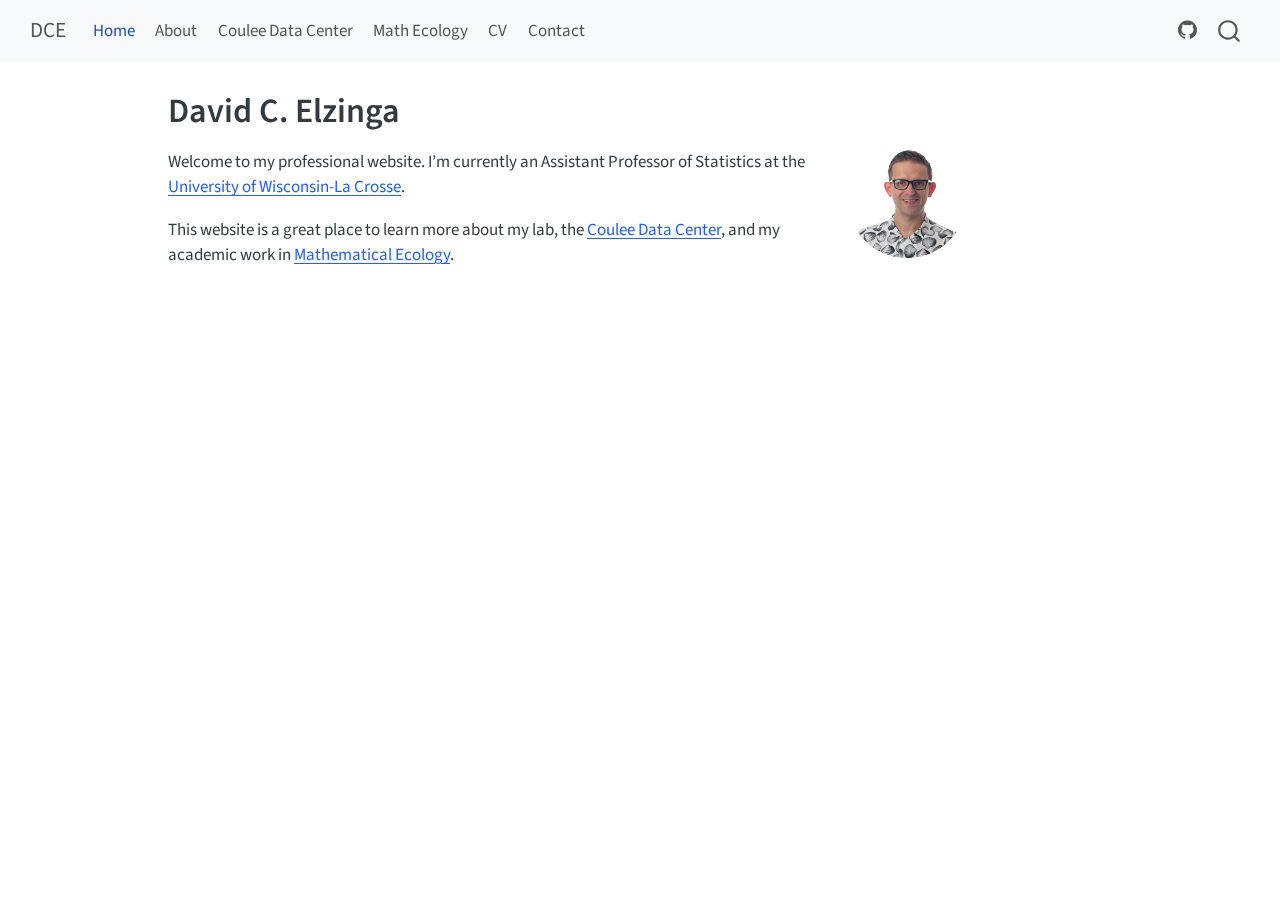
<file: _site/index.html>
<!DOCTYPE html>
<html xmlns="http://www.w3.org/1999/xhtml" lang="en" xml:lang="en"><head>

<meta charset="utf-8">
<meta name="generator" content="quarto-1.6.39">

<meta name="viewport" content="width=device-width, initial-scale=1.0, user-scalable=yes">


<title>David C. Elzinga – DCE</title>
<style>
code{white-space: pre-wrap;}
span.smallcaps{font-variant: small-caps;}
div.columns{display: flex; gap: min(4vw, 1.5em);}
div.column{flex: auto; overflow-x: auto;}
div.hanging-indent{margin-left: 1.5em; text-indent: -1.5em;}
ul.task-list{list-style: none;}
ul.task-list li input[type="checkbox"] {
  width: 0.8em;
  margin: 0 0.8em 0.2em -1em; /* quarto-specific, see https://github.com/quarto-dev/quarto-cli/issues/4556 */ 
  vertical-align: middle;
}
</style>


<script src="site_libs/quarto-nav/quarto-nav.js"></script>
<script src="site_libs/quarto-nav/headroom.min.js"></script>
<script src="site_libs/clipboard/clipboard.min.js"></script>
<script src="site_libs/quarto-search/autocomplete.umd.js"></script>
<script src="site_libs/quarto-search/fuse.min.js"></script>
<script src="site_libs/quarto-search/quarto-search.js"></script>
<meta name="quarto:offset" content="./">
<script src="site_libs/quarto-html/quarto.js"></script>
<script src="site_libs/quarto-html/popper.min.js"></script>
<script src="site_libs/quarto-html/tippy.umd.min.js"></script>
<script src="site_libs/quarto-html/anchor.min.js"></script>
<link href="site_libs/quarto-html/tippy.css" rel="stylesheet">
<link href="site_libs/quarto-html/quarto-syntax-highlighting-e26003cea8cd680ca0c55a263523d882.css" rel="stylesheet" id="quarto-text-highlighting-styles">
<script src="site_libs/bootstrap/bootstrap.min.js"></script>
<link href="site_libs/bootstrap/bootstrap-icons.css" rel="stylesheet">
<link href="site_libs/bootstrap/bootstrap-ddd961a2510921635943dfbbd19534c4.min.css" rel="stylesheet" append-hash="true" id="quarto-bootstrap" data-mode="light">
<script id="quarto-search-options" type="application/json">{
  "location": "navbar",
  "copy-button": false,
  "collapse-after": 3,
  "panel-placement": "end",
  "type": "overlay",
  "limit": 50,
  "keyboard-shortcut": [
    "f",
    "/",
    "s"
  ],
  "show-item-context": false,
  "language": {
    "search-no-results-text": "No results",
    "search-matching-documents-text": "matching documents",
    "search-copy-link-title": "Copy link to search",
    "search-hide-matches-text": "Hide additional matches",
    "search-more-match-text": "more match in this document",
    "search-more-matches-text": "more matches in this document",
    "search-clear-button-title": "Clear",
    "search-text-placeholder": "",
    "search-detached-cancel-button-title": "Cancel",
    "search-submit-button-title": "Submit",
    "search-label": "Search"
  }
}</script>


<link rel="stylesheet" href="styles.css">
</head>

<body class="nav-fixed">

<div id="quarto-search-results"></div>
  <header id="quarto-header" class="headroom fixed-top">
    <nav class="navbar navbar-expand-lg " data-bs-theme="dark">
      <div class="navbar-container container-fluid">
      <div class="navbar-brand-container mx-auto">
    <a class="navbar-brand" href="./index.html">
    <span class="navbar-title">DCE</span>
    </a>
  </div>
            <div id="quarto-search" class="" title="Search"></div>
          <button class="navbar-toggler" type="button" data-bs-toggle="collapse" data-bs-target="#navbarCollapse" aria-controls="navbarCollapse" role="menu" aria-expanded="false" aria-label="Toggle navigation" onclick="if (window.quartoToggleHeadroom) { window.quartoToggleHeadroom(); }">
  <span class="navbar-toggler-icon"></span>
</button>
          <div class="collapse navbar-collapse" id="navbarCollapse">
            <ul class="navbar-nav navbar-nav-scroll me-auto">
  <li class="nav-item">
    <a class="nav-link active" href="./index.html" aria-current="page"> 
<span class="menu-text">Home</span></a>
  </li>  
  <li class="nav-item">
    <a class="nav-link" href="./about.html"> 
<span class="menu-text">About</span></a>
  </li>  
  <li class="nav-item">
    <a class="nav-link" href="./cdc.html"> 
<span class="menu-text">Coulee Data Center</span></a>
  </li>  
  <li class="nav-item">
    <a class="nav-link" href="./matheco.html"> 
<span class="menu-text">Math Ecology</span></a>
  </li>  
  <li class="nav-item">
    <a class="nav-link" href="./cv.html"> 
<span class="menu-text">CV</span></a>
  </li>  
  <li class="nav-item">
    <a class="nav-link" href="./contact.html"> 
<span class="menu-text">Contact</span></a>
  </li>  
</ul>
            <ul class="navbar-nav navbar-nav-scroll ms-auto">
  <li class="nav-item compact">
    <a class="nav-link" href="https://github.com/David-Elzinga"> <i class="bi bi-github" role="img">
</i> 
<span class="menu-text"></span></a>
  </li>  
</ul>
          </div> <!-- /navcollapse -->
            <div class="quarto-navbar-tools">
</div>
      </div> <!-- /container-fluid -->
    </nav>
</header>
<!-- content -->
<div id="quarto-content" class="quarto-container page-columns page-rows-contents page-layout-article page-navbar">
<!-- sidebar -->
<!-- margin-sidebar -->
    <div id="quarto-margin-sidebar" class="sidebar margin-sidebar zindex-bottom">
        
    </div>
<!-- main -->
<main class="content" id="quarto-document-content">

<header id="title-block-header" class="quarto-title-block default">
<div class="quarto-title">
<h1 class="title">David C. Elzinga</h1>
</div>



<div class="quarto-title-meta">

    
  
    
  </div>
  


</header>


<p><img src="_images/prof_pic.jpg" style="float: right; margin-left: 10px; width: 120px; height: 120px; border-radius: 50%; object-fit: cover; object-position: top; transform: translateY(-10%);"></p>
<p>Welcome to my professional website. I’m currently an Assistant Professor of Statistics at the <a href="https://www.uwlax.edu/academics/department/mathematics-and-statistics/">University of Wisconsin-La Crosse</a>.</p>
<p>This website is a great place to learn more about my lab, the <a href="./cdc.html">Coulee Data Center</a>, and my academic work in <a href="./matheco.html">Mathematical Ecology</a>.</p>



</main> <!-- /main -->
<script id="quarto-html-after-body" type="application/javascript">
window.document.addEventListener("DOMContentLoaded", function (event) {
  const toggleBodyColorMode = (bsSheetEl) => {
    const mode = bsSheetEl.getAttribute("data-mode");
    const bodyEl = window.document.querySelector("body");
    if (mode === "dark") {
      bodyEl.classList.add("quarto-dark");
      bodyEl.classList.remove("quarto-light");
    } else {
      bodyEl.classList.add("quarto-light");
      bodyEl.classList.remove("quarto-dark");
    }
  }
  const toggleBodyColorPrimary = () => {
    const bsSheetEl = window.document.querySelector("link#quarto-bootstrap");
    if (bsSheetEl) {
      toggleBodyColorMode(bsSheetEl);
    }
  }
  toggleBodyColorPrimary();  
  const icon = "";
  const anchorJS = new window.AnchorJS();
  anchorJS.options = {
    placement: 'right',
    icon: icon
  };
  anchorJS.add('.anchored');
  const isCodeAnnotation = (el) => {
    for (const clz of el.classList) {
      if (clz.startsWith('code-annotation-')) {                     
        return true;
      }
    }
    return false;
  }
  const onCopySuccess = function(e) {
    // button target
    const button = e.trigger;
    // don't keep focus
    button.blur();
    // flash "checked"
    button.classList.add('code-copy-button-checked');
    var currentTitle = button.getAttribute("title");
    button.setAttribute("title", "Copied!");
    let tooltip;
    if (window.bootstrap) {
      button.setAttribute("data-bs-toggle", "tooltip");
      button.setAttribute("data-bs-placement", "left");
      button.setAttribute("data-bs-title", "Copied!");
      tooltip = new bootstrap.Tooltip(button, 
        { trigger: "manual", 
          customClass: "code-copy-button-tooltip",
          offset: [0, -8]});
      tooltip.show();    
    }
    setTimeout(function() {
      if (tooltip) {
        tooltip.hide();
        button.removeAttribute("data-bs-title");
        button.removeAttribute("data-bs-toggle");
        button.removeAttribute("data-bs-placement");
      }
      button.setAttribute("title", currentTitle);
      button.classList.remove('code-copy-button-checked');
    }, 1000);
    // clear code selection
    e.clearSelection();
  }
  const getTextToCopy = function(trigger) {
      const codeEl = trigger.previousElementSibling.cloneNode(true);
      for (const childEl of codeEl.children) {
        if (isCodeAnnotation(childEl)) {
          childEl.remove();
        }
      }
      return codeEl.innerText;
  }
  const clipboard = new window.ClipboardJS('.code-copy-button:not([data-in-quarto-modal])', {
    text: getTextToCopy
  });
  clipboard.on('success', onCopySuccess);
  if (window.document.getElementById('quarto-embedded-source-code-modal')) {
    const clipboardModal = new window.ClipboardJS('.code-copy-button[data-in-quarto-modal]', {
      text: getTextToCopy,
      container: window.document.getElementById('quarto-embedded-source-code-modal')
    });
    clipboardModal.on('success', onCopySuccess);
  }
    var localhostRegex = new RegExp(/^(?:http|https):\/\/localhost\:?[0-9]*\//);
    var mailtoRegex = new RegExp(/^mailto:/);
      var filterRegex = new RegExp('/' + window.location.host + '/');
    var isInternal = (href) => {
        return filterRegex.test(href) || localhostRegex.test(href) || mailtoRegex.test(href);
    }
    // Inspect non-navigation links and adorn them if external
 	var links = window.document.querySelectorAll('a[href]:not(.nav-link):not(.navbar-brand):not(.toc-action):not(.sidebar-link):not(.sidebar-item-toggle):not(.pagination-link):not(.no-external):not([aria-hidden]):not(.dropdown-item):not(.quarto-navigation-tool):not(.about-link)');
    for (var i=0; i<links.length; i++) {
      const link = links[i];
      if (!isInternal(link.href)) {
        // undo the damage that might have been done by quarto-nav.js in the case of
        // links that we want to consider external
        if (link.dataset.originalHref !== undefined) {
          link.href = link.dataset.originalHref;
        }
      }
    }
  function tippyHover(el, contentFn, onTriggerFn, onUntriggerFn) {
    const config = {
      allowHTML: true,
      maxWidth: 500,
      delay: 100,
      arrow: false,
      appendTo: function(el) {
          return el.parentElement;
      },
      interactive: true,
      interactiveBorder: 10,
      theme: 'quarto',
      placement: 'bottom-start',
    };
    if (contentFn) {
      config.content = contentFn;
    }
    if (onTriggerFn) {
      config.onTrigger = onTriggerFn;
    }
    if (onUntriggerFn) {
      config.onUntrigger = onUntriggerFn;
    }
    window.tippy(el, config); 
  }
  const noterefs = window.document.querySelectorAll('a[role="doc-noteref"]');
  for (var i=0; i<noterefs.length; i++) {
    const ref = noterefs[i];
    tippyHover(ref, function() {
      // use id or data attribute instead here
      let href = ref.getAttribute('data-footnote-href') || ref.getAttribute('href');
      try { href = new URL(href).hash; } catch {}
      const id = href.replace(/^#\/?/, "");
      const note = window.document.getElementById(id);
      if (note) {
        return note.innerHTML;
      } else {
        return "";
      }
    });
  }
  const xrefs = window.document.querySelectorAll('a.quarto-xref');
  const processXRef = (id, note) => {
    // Strip column container classes
    const stripColumnClz = (el) => {
      el.classList.remove("page-full", "page-columns");
      if (el.children) {
        for (const child of el.children) {
          stripColumnClz(child);
        }
      }
    }
    stripColumnClz(note)
    if (id === null || id.startsWith('sec-')) {
      // Special case sections, only their first couple elements
      const container = document.createElement("div");
      if (note.children && note.children.length > 2) {
        container.appendChild(note.children[0].cloneNode(true));
        for (let i = 1; i < note.children.length; i++) {
          const child = note.children[i];
          if (child.tagName === "P" && child.innerText === "") {
            continue;
          } else {
            container.appendChild(child.cloneNode(true));
            break;
          }
        }
        if (window.Quarto?.typesetMath) {
          window.Quarto.typesetMath(container);
        }
        return container.innerHTML
      } else {
        if (window.Quarto?.typesetMath) {
          window.Quarto.typesetMath(note);
        }
        return note.innerHTML;
      }
    } else {
      // Remove any anchor links if they are present
      const anchorLink = note.querySelector('a.anchorjs-link');
      if (anchorLink) {
        anchorLink.remove();
      }
      if (window.Quarto?.typesetMath) {
        window.Quarto.typesetMath(note);
      }
      if (note.classList.contains("callout")) {
        return note.outerHTML;
      } else {
        return note.innerHTML;
      }
    }
  }
  for (var i=0; i<xrefs.length; i++) {
    const xref = xrefs[i];
    tippyHover(xref, undefined, function(instance) {
      instance.disable();
      let url = xref.getAttribute('href');
      let hash = undefined; 
      if (url.startsWith('#')) {
        hash = url;
      } else {
        try { hash = new URL(url).hash; } catch {}
      }
      if (hash) {
        const id = hash.replace(/^#\/?/, "");
        const note = window.document.getElementById(id);
        if (note !== null) {
          try {
            const html = processXRef(id, note.cloneNode(true));
            instance.setContent(html);
          } finally {
            instance.enable();
            instance.show();
          }
        } else {
          // See if we can fetch this
          fetch(url.split('#')[0])
          .then(res => res.text())
          .then(html => {
            const parser = new DOMParser();
            const htmlDoc = parser.parseFromString(html, "text/html");
            const note = htmlDoc.getElementById(id);
            if (note !== null) {
              const html = processXRef(id, note);
              instance.setContent(html);
            } 
          }).finally(() => {
            instance.enable();
            instance.show();
          });
        }
      } else {
        // See if we can fetch a full url (with no hash to target)
        // This is a special case and we should probably do some content thinning / targeting
        fetch(url)
        .then(res => res.text())
        .then(html => {
          const parser = new DOMParser();
          const htmlDoc = parser.parseFromString(html, "text/html");
          const note = htmlDoc.querySelector('main.content');
          if (note !== null) {
            // This should only happen for chapter cross references
            // (since there is no id in the URL)
            // remove the first header
            if (note.children.length > 0 && note.children[0].tagName === "HEADER") {
              note.children[0].remove();
            }
            const html = processXRef(null, note);
            instance.setContent(html);
          } 
        }).finally(() => {
          instance.enable();
          instance.show();
        });
      }
    }, function(instance) {
    });
  }
      let selectedAnnoteEl;
      const selectorForAnnotation = ( cell, annotation) => {
        let cellAttr = 'data-code-cell="' + cell + '"';
        let lineAttr = 'data-code-annotation="' +  annotation + '"';
        const selector = 'span[' + cellAttr + '][' + lineAttr + ']';
        return selector;
      }
      const selectCodeLines = (annoteEl) => {
        const doc = window.document;
        const targetCell = annoteEl.getAttribute("data-target-cell");
        const targetAnnotation = annoteEl.getAttribute("data-target-annotation");
        const annoteSpan = window.document.querySelector(selectorForAnnotation(targetCell, targetAnnotation));
        const lines = annoteSpan.getAttribute("data-code-lines").split(",");
        const lineIds = lines.map((line) => {
          return targetCell + "-" + line;
        })
        let top = null;
        let height = null;
        let parent = null;
        if (lineIds.length > 0) {
            //compute the position of the single el (top and bottom and make a div)
            const el = window.document.getElementById(lineIds[0]);
            top = el.offsetTop;
            height = el.offsetHeight;
            parent = el.parentElement.parentElement;
          if (lineIds.length > 1) {
            const lastEl = window.document.getElementById(lineIds[lineIds.length - 1]);
            const bottom = lastEl.offsetTop + lastEl.offsetHeight;
            height = bottom - top;
          }
          if (top !== null && height !== null && parent !== null) {
            // cook up a div (if necessary) and position it 
            let div = window.document.getElementById("code-annotation-line-highlight");
            if (div === null) {
              div = window.document.createElement("div");
              div.setAttribute("id", "code-annotation-line-highlight");
              div.style.position = 'absolute';
              parent.appendChild(div);
            }
            div.style.top = top - 2 + "px";
            div.style.height = height + 4 + "px";
            div.style.left = 0;
            let gutterDiv = window.document.getElementById("code-annotation-line-highlight-gutter");
            if (gutterDiv === null) {
              gutterDiv = window.document.createElement("div");
              gutterDiv.setAttribute("id", "code-annotation-line-highlight-gutter");
              gutterDiv.style.position = 'absolute';
              const codeCell = window.document.getElementById(targetCell);
              const gutter = codeCell.querySelector('.code-annotation-gutter');
              gutter.appendChild(gutterDiv);
            }
            gutterDiv.style.top = top - 2 + "px";
            gutterDiv.style.height = height + 4 + "px";
          }
          selectedAnnoteEl = annoteEl;
        }
      };
      const unselectCodeLines = () => {
        const elementsIds = ["code-annotation-line-highlight", "code-annotation-line-highlight-gutter"];
        elementsIds.forEach((elId) => {
          const div = window.document.getElementById(elId);
          if (div) {
            div.remove();
          }
        });
        selectedAnnoteEl = undefined;
      };
        // Handle positioning of the toggle
    window.addEventListener(
      "resize",
      throttle(() => {
        elRect = undefined;
        if (selectedAnnoteEl) {
          selectCodeLines(selectedAnnoteEl);
        }
      }, 10)
    );
    function throttle(fn, ms) {
    let throttle = false;
    let timer;
      return (...args) => {
        if(!throttle) { // first call gets through
            fn.apply(this, args);
            throttle = true;
        } else { // all the others get throttled
            if(timer) clearTimeout(timer); // cancel #2
            timer = setTimeout(() => {
              fn.apply(this, args);
              timer = throttle = false;
            }, ms);
        }
      };
    }
      // Attach click handler to the DT
      const annoteDls = window.document.querySelectorAll('dt[data-target-cell]');
      for (const annoteDlNode of annoteDls) {
        annoteDlNode.addEventListener('click', (event) => {
          const clickedEl = event.target;
          if (clickedEl !== selectedAnnoteEl) {
            unselectCodeLines();
            const activeEl = window.document.querySelector('dt[data-target-cell].code-annotation-active');
            if (activeEl) {
              activeEl.classList.remove('code-annotation-active');
            }
            selectCodeLines(clickedEl);
            clickedEl.classList.add('code-annotation-active');
          } else {
            // Unselect the line
            unselectCodeLines();
            clickedEl.classList.remove('code-annotation-active');
          }
        });
      }
  const findCites = (el) => {
    const parentEl = el.parentElement;
    if (parentEl) {
      const cites = parentEl.dataset.cites;
      if (cites) {
        return {
          el,
          cites: cites.split(' ')
        };
      } else {
        return findCites(el.parentElement)
      }
    } else {
      return undefined;
    }
  };
  var bibliorefs = window.document.querySelectorAll('a[role="doc-biblioref"]');
  for (var i=0; i<bibliorefs.length; i++) {
    const ref = bibliorefs[i];
    const citeInfo = findCites(ref);
    if (citeInfo) {
      tippyHover(citeInfo.el, function() {
        var popup = window.document.createElement('div');
        citeInfo.cites.forEach(function(cite) {
          var citeDiv = window.document.createElement('div');
          citeDiv.classList.add('hanging-indent');
          citeDiv.classList.add('csl-entry');
          var biblioDiv = window.document.getElementById('ref-' + cite);
          if (biblioDiv) {
            citeDiv.innerHTML = biblioDiv.innerHTML;
          }
          popup.appendChild(citeDiv);
        });
        return popup.innerHTML;
      });
    }
  }
});
</script>
</div> <!-- /content -->




</body></html>
</file>
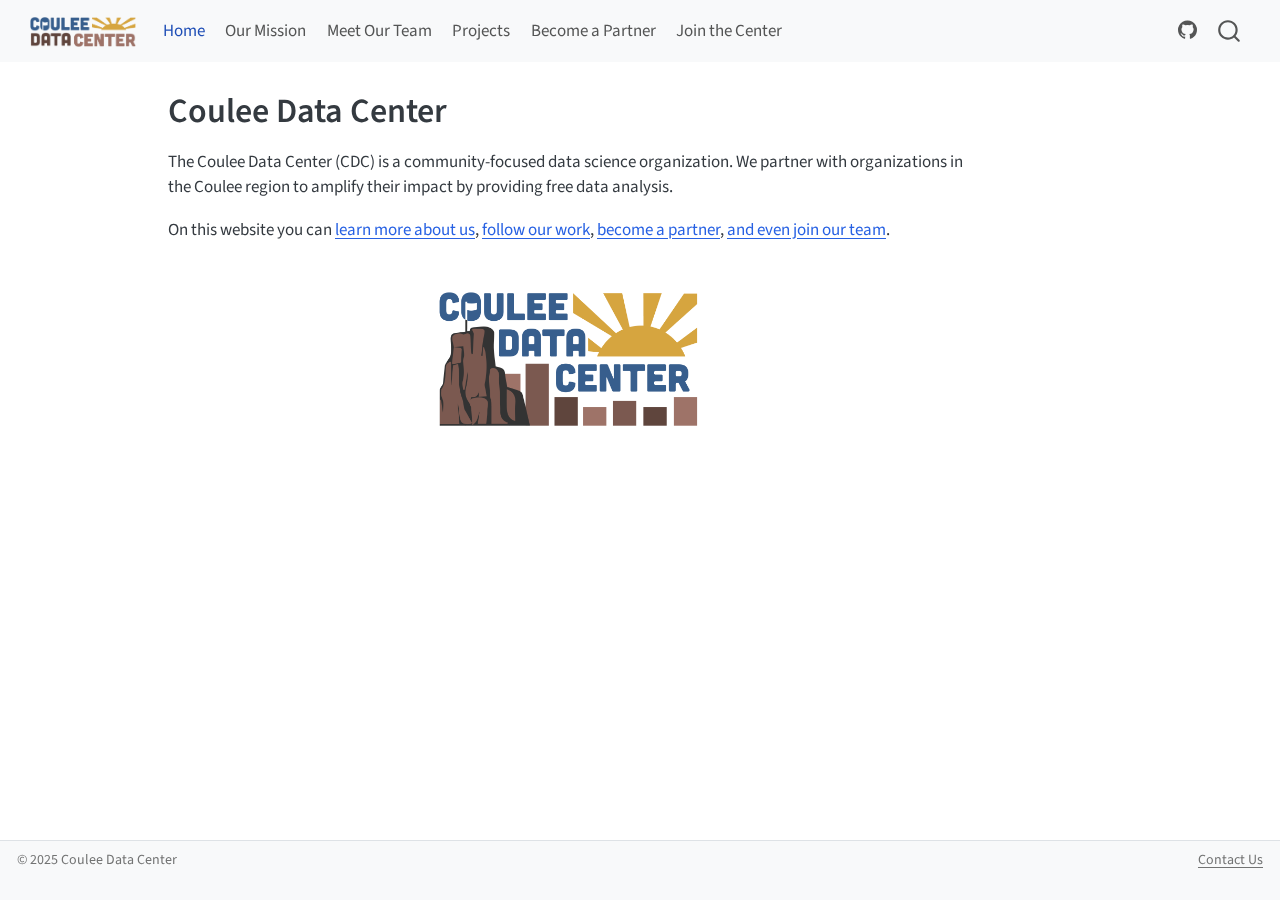
<file: docs/index.html>
<!DOCTYPE html>
<html xmlns="http://www.w3.org/1999/xhtml" lang="en" xml:lang="en"><head>

<meta charset="utf-8">
<meta name="generator" content="quarto-1.6.39">

<meta name="viewport" content="width=device-width, initial-scale=1.0, user-scalable=yes">


<title>Coulee Data Center – </title>
<style>
code{white-space: pre-wrap;}
span.smallcaps{font-variant: small-caps;}
div.columns{display: flex; gap: min(4vw, 1.5em);}
div.column{flex: auto; overflow-x: auto;}
div.hanging-indent{margin-left: 1.5em; text-indent: -1.5em;}
ul.task-list{list-style: none;}
ul.task-list li input[type="checkbox"] {
  width: 0.8em;
  margin: 0 0.8em 0.2em -1em; /* quarto-specific, see https://github.com/quarto-dev/quarto-cli/issues/4556 */ 
  vertical-align: middle;
}
</style>


<script src="site_libs/quarto-nav/quarto-nav.js"></script>
<script src="site_libs/quarto-nav/headroom.min.js"></script>
<script src="site_libs/clipboard/clipboard.min.js"></script>
<script src="site_libs/quarto-search/autocomplete.umd.js"></script>
<script src="site_libs/quarto-search/fuse.min.js"></script>
<script src="site_libs/quarto-search/quarto-search.js"></script>
<meta name="quarto:offset" content="./">
<script src="site_libs/quarto-html/quarto.js"></script>
<script src="site_libs/quarto-html/popper.min.js"></script>
<script src="site_libs/quarto-html/tippy.umd.min.js"></script>
<script src="site_libs/quarto-html/anchor.min.js"></script>
<link href="site_libs/quarto-html/tippy.css" rel="stylesheet">
<link href="site_libs/quarto-html/quarto-syntax-highlighting-e26003cea8cd680ca0c55a263523d882.css" rel="stylesheet" id="quarto-text-highlighting-styles">
<script src="site_libs/bootstrap/bootstrap.min.js"></script>
<link href="site_libs/bootstrap/bootstrap-icons.css" rel="stylesheet">
<link href="site_libs/bootstrap/bootstrap-b93ab008ee454b0f20ae4f48e4fb7875.min.css" rel="stylesheet" append-hash="true" id="quarto-bootstrap" data-mode="light">
<script id="quarto-search-options" type="application/json">{
  "location": "navbar",
  "copy-button": false,
  "collapse-after": 3,
  "panel-placement": "end",
  "type": "overlay",
  "limit": 50,
  "keyboard-shortcut": [
    "f",
    "/",
    "s"
  ],
  "show-item-context": false,
  "language": {
    "search-no-results-text": "No results",
    "search-matching-documents-text": "matching documents",
    "search-copy-link-title": "Copy link to search",
    "search-hide-matches-text": "Hide additional matches",
    "search-more-match-text": "more match in this document",
    "search-more-matches-text": "more matches in this document",
    "search-clear-button-title": "Clear",
    "search-text-placeholder": "",
    "search-detached-cancel-button-title": "Cancel",
    "search-submit-button-title": "Submit",
    "search-label": "Search"
  }
}</script>


<link rel="stylesheet" href="styles.css">
</head>

<body class="nav-fixed">

<div id="quarto-search-results"></div>
  <header id="quarto-header" class="headroom fixed-top">
    <nav class="navbar navbar-expand-lg " data-bs-theme="dark">
      <div class="navbar-container container-fluid">
      <div class="navbar-brand-container mx-auto">
    <a class="navbar-brand" href="./index.html">
    <span class="navbar-title"><img src="_images/banner_logo.png" alt="CDC Logo" style="height: 30px;"></span>
    </a>
  </div>
            <div id="quarto-search" class="" title="Search"></div>
          <button class="navbar-toggler" type="button" data-bs-toggle="collapse" data-bs-target="#navbarCollapse" aria-controls="navbarCollapse" role="menu" aria-expanded="false" aria-label="Toggle navigation" onclick="if (window.quartoToggleHeadroom) { window.quartoToggleHeadroom(); }">
  <span class="navbar-toggler-icon"></span>
</button>
          <div class="collapse navbar-collapse" id="navbarCollapse">
            <ul class="navbar-nav navbar-nav-scroll me-auto">
  <li class="nav-item">
    <a class="nav-link active" href="./index.html" aria-current="page"> 
<span class="menu-text">Home</span></a>
  </li>  
  <li class="nav-item">
    <a class="nav-link" href="./about.html"> 
<span class="menu-text">Our Mission</span></a>
  </li>  
  <li class="nav-item">
    <a class="nav-link" href="./meet_our_team.html"> 
<span class="menu-text">Meet Our Team</span></a>
  </li>  
  <li class="nav-item">
    <a class="nav-link" href="./projects.html"> 
<span class="menu-text">Projects</span></a>
  </li>  
  <li class="nav-item">
    <a class="nav-link" href="./become_a_partner.html"> 
<span class="menu-text">Become a Partner</span></a>
  </li>  
  <li class="nav-item">
    <a class="nav-link" href="./join_the_center.html"> 
<span class="menu-text">Join the Center</span></a>
  </li>  
</ul>
            <ul class="navbar-nav navbar-nav-scroll ms-auto">
  <li class="nav-item compact">
    <a class="nav-link" href="https://github.com/Coulee-Data-Center/"> <i class="bi bi-github" role="img">
</i> 
<span class="menu-text"></span></a>
  </li>  
</ul>
          </div> <!-- /navcollapse -->
            <div class="quarto-navbar-tools">
</div>
      </div> <!-- /container-fluid -->
    </nav>
</header>
<!-- content -->
<div id="quarto-content" class="quarto-container page-columns page-rows-contents page-layout-article page-navbar">
<!-- sidebar -->
<!-- margin-sidebar -->
    <div id="quarto-margin-sidebar" class="sidebar margin-sidebar zindex-bottom">
        
    </div>
<!-- main -->
<main class="content" id="quarto-document-content">

<header id="title-block-header" class="quarto-title-block default">
<div class="quarto-title">
<h1 class="title">Coulee Data Center</h1>
</div>



<div class="quarto-title-meta">

    
  
    
  </div>
  


</header>


<p>The Coulee Data Center (CDC) is a community-focused data science organization. We partner with organizations in the Coulee region to amplify their impact by providing free data analysis.</p>
<p>On this website you can <a href="./about.html">learn more about us</a>, <a href="./projects.html">follow our work</a>, <a href="./become_a_partner.html">become a partner</a>, <a href="./meet_our_team.html">and even join our team</a>.</p>
<div style="text-align: center; margin-top: 40px;">
<p><img src="_images/main_logo.png" alt="CDC Logo" style="height: 150px;"></p>
</div>



</main> <!-- /main -->
<script id="quarto-html-after-body" type="application/javascript">
window.document.addEventListener("DOMContentLoaded", function (event) {
  const toggleBodyColorMode = (bsSheetEl) => {
    const mode = bsSheetEl.getAttribute("data-mode");
    const bodyEl = window.document.querySelector("body");
    if (mode === "dark") {
      bodyEl.classList.add("quarto-dark");
      bodyEl.classList.remove("quarto-light");
    } else {
      bodyEl.classList.add("quarto-light");
      bodyEl.classList.remove("quarto-dark");
    }
  }
  const toggleBodyColorPrimary = () => {
    const bsSheetEl = window.document.querySelector("link#quarto-bootstrap");
    if (bsSheetEl) {
      toggleBodyColorMode(bsSheetEl);
    }
  }
  toggleBodyColorPrimary();  
  const icon = "";
  const anchorJS = new window.AnchorJS();
  anchorJS.options = {
    placement: 'right',
    icon: icon
  };
  anchorJS.add('.anchored');
  const isCodeAnnotation = (el) => {
    for (const clz of el.classList) {
      if (clz.startsWith('code-annotation-')) {                     
        return true;
      }
    }
    return false;
  }
  const onCopySuccess = function(e) {
    // button target
    const button = e.trigger;
    // don't keep focus
    button.blur();
    // flash "checked"
    button.classList.add('code-copy-button-checked');
    var currentTitle = button.getAttribute("title");
    button.setAttribute("title", "Copied!");
    let tooltip;
    if (window.bootstrap) {
      button.setAttribute("data-bs-toggle", "tooltip");
      button.setAttribute("data-bs-placement", "left");
      button.setAttribute("data-bs-title", "Copied!");
      tooltip = new bootstrap.Tooltip(button, 
        { trigger: "manual", 
          customClass: "code-copy-button-tooltip",
          offset: [0, -8]});
      tooltip.show();    
    }
    setTimeout(function() {
      if (tooltip) {
        tooltip.hide();
        button.removeAttribute("data-bs-title");
        button.removeAttribute("data-bs-toggle");
        button.removeAttribute("data-bs-placement");
      }
      button.setAttribute("title", currentTitle);
      button.classList.remove('code-copy-button-checked');
    }, 1000);
    // clear code selection
    e.clearSelection();
  }
  const getTextToCopy = function(trigger) {
      const codeEl = trigger.previousElementSibling.cloneNode(true);
      for (const childEl of codeEl.children) {
        if (isCodeAnnotation(childEl)) {
          childEl.remove();
        }
      }
      return codeEl.innerText;
  }
  const clipboard = new window.ClipboardJS('.code-copy-button:not([data-in-quarto-modal])', {
    text: getTextToCopy
  });
  clipboard.on('success', onCopySuccess);
  if (window.document.getElementById('quarto-embedded-source-code-modal')) {
    const clipboardModal = new window.ClipboardJS('.code-copy-button[data-in-quarto-modal]', {
      text: getTextToCopy,
      container: window.document.getElementById('quarto-embedded-source-code-modal')
    });
    clipboardModal.on('success', onCopySuccess);
  }
    var localhostRegex = new RegExp(/^(?:http|https):\/\/localhost\:?[0-9]*\//);
    var mailtoRegex = new RegExp(/^mailto:/);
      var filterRegex = new RegExp('/' + window.location.host + '/');
    var isInternal = (href) => {
        return filterRegex.test(href) || localhostRegex.test(href) || mailtoRegex.test(href);
    }
    // Inspect non-navigation links and adorn them if external
 	var links = window.document.querySelectorAll('a[href]:not(.nav-link):not(.navbar-brand):not(.toc-action):not(.sidebar-link):not(.sidebar-item-toggle):not(.pagination-link):not(.no-external):not([aria-hidden]):not(.dropdown-item):not(.quarto-navigation-tool):not(.about-link)');
    for (var i=0; i<links.length; i++) {
      const link = links[i];
      if (!isInternal(link.href)) {
        // undo the damage that might have been done by quarto-nav.js in the case of
        // links that we want to consider external
        if (link.dataset.originalHref !== undefined) {
          link.href = link.dataset.originalHref;
        }
      }
    }
  function tippyHover(el, contentFn, onTriggerFn, onUntriggerFn) {
    const config = {
      allowHTML: true,
      maxWidth: 500,
      delay: 100,
      arrow: false,
      appendTo: function(el) {
          return el.parentElement;
      },
      interactive: true,
      interactiveBorder: 10,
      theme: 'quarto',
      placement: 'bottom-start',
    };
    if (contentFn) {
      config.content = contentFn;
    }
    if (onTriggerFn) {
      config.onTrigger = onTriggerFn;
    }
    if (onUntriggerFn) {
      config.onUntrigger = onUntriggerFn;
    }
    window.tippy(el, config); 
  }
  const noterefs = window.document.querySelectorAll('a[role="doc-noteref"]');
  for (var i=0; i<noterefs.length; i++) {
    const ref = noterefs[i];
    tippyHover(ref, function() {
      // use id or data attribute instead here
      let href = ref.getAttribute('data-footnote-href') || ref.getAttribute('href');
      try { href = new URL(href).hash; } catch {}
      const id = href.replace(/^#\/?/, "");
      const note = window.document.getElementById(id);
      if (note) {
        return note.innerHTML;
      } else {
        return "";
      }
    });
  }
  const xrefs = window.document.querySelectorAll('a.quarto-xref');
  const processXRef = (id, note) => {
    // Strip column container classes
    const stripColumnClz = (el) => {
      el.classList.remove("page-full", "page-columns");
      if (el.children) {
        for (const child of el.children) {
          stripColumnClz(child);
        }
      }
    }
    stripColumnClz(note)
    if (id === null || id.startsWith('sec-')) {
      // Special case sections, only their first couple elements
      const container = document.createElement("div");
      if (note.children && note.children.length > 2) {
        container.appendChild(note.children[0].cloneNode(true));
        for (let i = 1; i < note.children.length; i++) {
          const child = note.children[i];
          if (child.tagName === "P" && child.innerText === "") {
            continue;
          } else {
            container.appendChild(child.cloneNode(true));
            break;
          }
        }
        if (window.Quarto?.typesetMath) {
          window.Quarto.typesetMath(container);
        }
        return container.innerHTML
      } else {
        if (window.Quarto?.typesetMath) {
          window.Quarto.typesetMath(note);
        }
        return note.innerHTML;
      }
    } else {
      // Remove any anchor links if they are present
      const anchorLink = note.querySelector('a.anchorjs-link');
      if (anchorLink) {
        anchorLink.remove();
      }
      if (window.Quarto?.typesetMath) {
        window.Quarto.typesetMath(note);
      }
      if (note.classList.contains("callout")) {
        return note.outerHTML;
      } else {
        return note.innerHTML;
      }
    }
  }
  for (var i=0; i<xrefs.length; i++) {
    const xref = xrefs[i];
    tippyHover(xref, undefined, function(instance) {
      instance.disable();
      let url = xref.getAttribute('href');
      let hash = undefined; 
      if (url.startsWith('#')) {
        hash = url;
      } else {
        try { hash = new URL(url).hash; } catch {}
      }
      if (hash) {
        const id = hash.replace(/^#\/?/, "");
        const note = window.document.getElementById(id);
        if (note !== null) {
          try {
            const html = processXRef(id, note.cloneNode(true));
            instance.setContent(html);
          } finally {
            instance.enable();
            instance.show();
          }
        } else {
          // See if we can fetch this
          fetch(url.split('#')[0])
          .then(res => res.text())
          .then(html => {
            const parser = new DOMParser();
            const htmlDoc = parser.parseFromString(html, "text/html");
            const note = htmlDoc.getElementById(id);
            if (note !== null) {
              const html = processXRef(id, note);
              instance.setContent(html);
            } 
          }).finally(() => {
            instance.enable();
            instance.show();
          });
        }
      } else {
        // See if we can fetch a full url (with no hash to target)
        // This is a special case and we should probably do some content thinning / targeting
        fetch(url)
        .then(res => res.text())
        .then(html => {
          const parser = new DOMParser();
          const htmlDoc = parser.parseFromString(html, "text/html");
          const note = htmlDoc.querySelector('main.content');
          if (note !== null) {
            // This should only happen for chapter cross references
            // (since there is no id in the URL)
            // remove the first header
            if (note.children.length > 0 && note.children[0].tagName === "HEADER") {
              note.children[0].remove();
            }
            const html = processXRef(null, note);
            instance.setContent(html);
          } 
        }).finally(() => {
          instance.enable();
          instance.show();
        });
      }
    }, function(instance) {
    });
  }
      let selectedAnnoteEl;
      const selectorForAnnotation = ( cell, annotation) => {
        let cellAttr = 'data-code-cell="' + cell + '"';
        let lineAttr = 'data-code-annotation="' +  annotation + '"';
        const selector = 'span[' + cellAttr + '][' + lineAttr + ']';
        return selector;
      }
      const selectCodeLines = (annoteEl) => {
        const doc = window.document;
        const targetCell = annoteEl.getAttribute("data-target-cell");
        const targetAnnotation = annoteEl.getAttribute("data-target-annotation");
        const annoteSpan = window.document.querySelector(selectorForAnnotation(targetCell, targetAnnotation));
        const lines = annoteSpan.getAttribute("data-code-lines").split(",");
        const lineIds = lines.map((line) => {
          return targetCell + "-" + line;
        })
        let top = null;
        let height = null;
        let parent = null;
        if (lineIds.length > 0) {
            //compute the position of the single el (top and bottom and make a div)
            const el = window.document.getElementById(lineIds[0]);
            top = el.offsetTop;
            height = el.offsetHeight;
            parent = el.parentElement.parentElement;
          if (lineIds.length > 1) {
            const lastEl = window.document.getElementById(lineIds[lineIds.length - 1]);
            const bottom = lastEl.offsetTop + lastEl.offsetHeight;
            height = bottom - top;
          }
          if (top !== null && height !== null && parent !== null) {
            // cook up a div (if necessary) and position it 
            let div = window.document.getElementById("code-annotation-line-highlight");
            if (div === null) {
              div = window.document.createElement("div");
              div.setAttribute("id", "code-annotation-line-highlight");
              div.style.position = 'absolute';
              parent.appendChild(div);
            }
            div.style.top = top - 2 + "px";
            div.style.height = height + 4 + "px";
            div.style.left = 0;
            let gutterDiv = window.document.getElementById("code-annotation-line-highlight-gutter");
            if (gutterDiv === null) {
              gutterDiv = window.document.createElement("div");
              gutterDiv.setAttribute("id", "code-annotation-line-highlight-gutter");
              gutterDiv.style.position = 'absolute';
              const codeCell = window.document.getElementById(targetCell);
              const gutter = codeCell.querySelector('.code-annotation-gutter');
              gutter.appendChild(gutterDiv);
            }
            gutterDiv.style.top = top - 2 + "px";
            gutterDiv.style.height = height + 4 + "px";
          }
          selectedAnnoteEl = annoteEl;
        }
      };
      const unselectCodeLines = () => {
        const elementsIds = ["code-annotation-line-highlight", "code-annotation-line-highlight-gutter"];
        elementsIds.forEach((elId) => {
          const div = window.document.getElementById(elId);
          if (div) {
            div.remove();
          }
        });
        selectedAnnoteEl = undefined;
      };
        // Handle positioning of the toggle
    window.addEventListener(
      "resize",
      throttle(() => {
        elRect = undefined;
        if (selectedAnnoteEl) {
          selectCodeLines(selectedAnnoteEl);
        }
      }, 10)
    );
    function throttle(fn, ms) {
    let throttle = false;
    let timer;
      return (...args) => {
        if(!throttle) { // first call gets through
            fn.apply(this, args);
            throttle = true;
        } else { // all the others get throttled
            if(timer) clearTimeout(timer); // cancel #2
            timer = setTimeout(() => {
              fn.apply(this, args);
              timer = throttle = false;
            }, ms);
        }
      };
    }
      // Attach click handler to the DT
      const annoteDls = window.document.querySelectorAll('dt[data-target-cell]');
      for (const annoteDlNode of annoteDls) {
        annoteDlNode.addEventListener('click', (event) => {
          const clickedEl = event.target;
          if (clickedEl !== selectedAnnoteEl) {
            unselectCodeLines();
            const activeEl = window.document.querySelector('dt[data-target-cell].code-annotation-active');
            if (activeEl) {
              activeEl.classList.remove('code-annotation-active');
            }
            selectCodeLines(clickedEl);
            clickedEl.classList.add('code-annotation-active');
          } else {
            // Unselect the line
            unselectCodeLines();
            clickedEl.classList.remove('code-annotation-active');
          }
        });
      }
  const findCites = (el) => {
    const parentEl = el.parentElement;
    if (parentEl) {
      const cites = parentEl.dataset.cites;
      if (cites) {
        return {
          el,
          cites: cites.split(' ')
        };
      } else {
        return findCites(el.parentElement)
      }
    } else {
      return undefined;
    }
  };
  var bibliorefs = window.document.querySelectorAll('a[role="doc-biblioref"]');
  for (var i=0; i<bibliorefs.length; i++) {
    const ref = bibliorefs[i];
    const citeInfo = findCites(ref);
    if (citeInfo) {
      tippyHover(citeInfo.el, function() {
        var popup = window.document.createElement('div');
        citeInfo.cites.forEach(function(cite) {
          var citeDiv = window.document.createElement('div');
          citeDiv.classList.add('hanging-indent');
          citeDiv.classList.add('csl-entry');
          var biblioDiv = window.document.getElementById('ref-' + cite);
          if (biblioDiv) {
            citeDiv.innerHTML = biblioDiv.innerHTML;
          }
          popup.appendChild(citeDiv);
        });
        return popup.innerHTML;
      });
    }
  }
});
</script>
</div> <!-- /content -->
<footer class="footer">
  <div class="nav-footer">
    <div class="nav-footer-left">
<p>© 2025 Coulee Data Center</p>
</div>   
    <div class="nav-footer-center">
      &nbsp;
    </div>
    <div class="nav-footer-right">
<p><a href="mailto:delzinga@uwlax.edu">Contact Us</a></p>
</div>
  </div>
</footer>




</body></html>
</file>
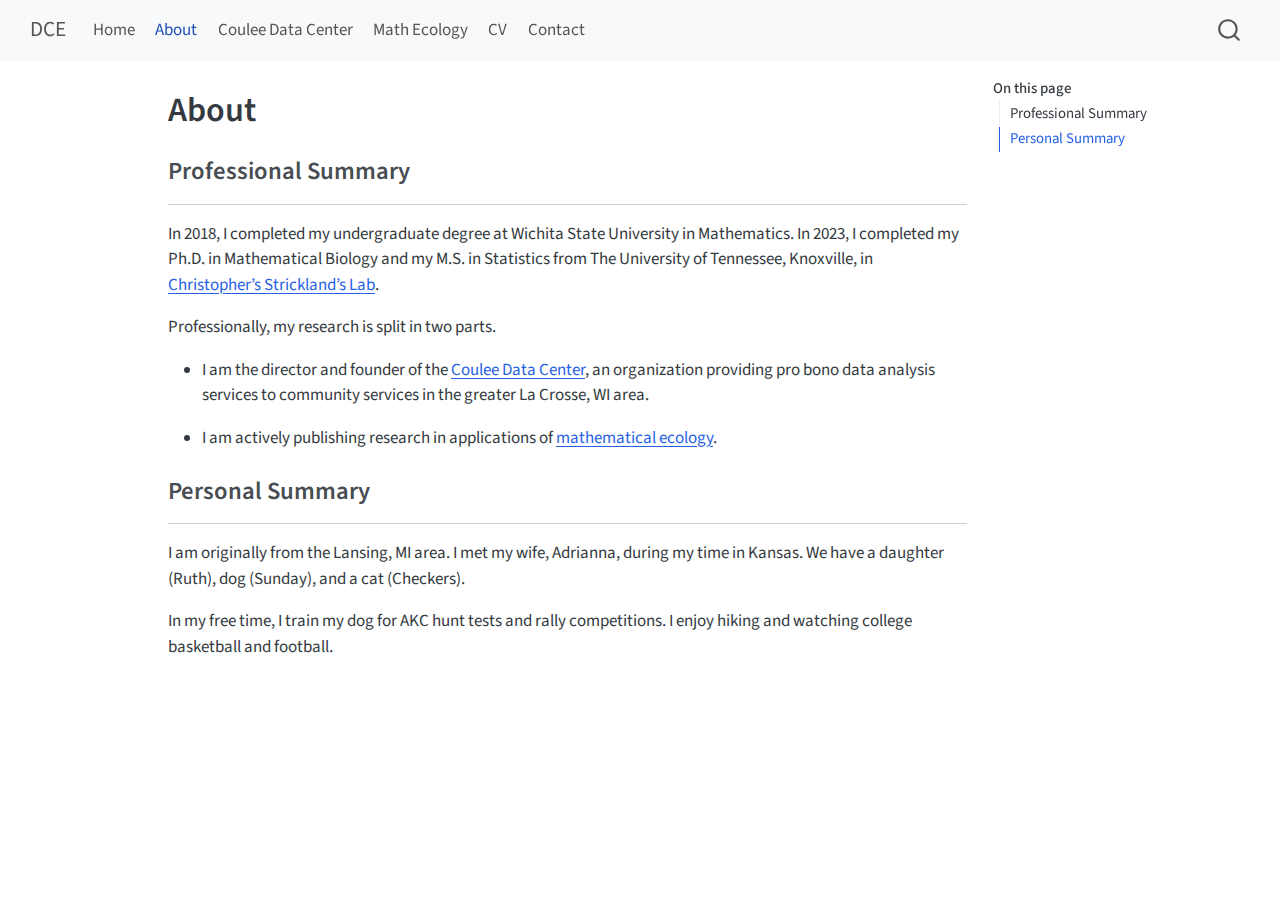
<file: _site/about.html>
<!DOCTYPE html>
<html xmlns="http://www.w3.org/1999/xhtml" lang="en" xml:lang="en"><head>

<meta charset="utf-8">
<meta name="generator" content="quarto-1.6.39">

<meta name="viewport" content="width=device-width, initial-scale=1.0, user-scalable=yes">


<title>About – DCE</title>
<style>
code{white-space: pre-wrap;}
span.smallcaps{font-variant: small-caps;}
div.columns{display: flex; gap: min(4vw, 1.5em);}
div.column{flex: auto; overflow-x: auto;}
div.hanging-indent{margin-left: 1.5em; text-indent: -1.5em;}
ul.task-list{list-style: none;}
ul.task-list li input[type="checkbox"] {
  width: 0.8em;
  margin: 0 0.8em 0.2em -1em; /* quarto-specific, see https://github.com/quarto-dev/quarto-cli/issues/4556 */ 
  vertical-align: middle;
}
</style>


<script src="site_libs/quarto-nav/quarto-nav.js"></script>
<script src="site_libs/quarto-nav/headroom.min.js"></script>
<script src="site_libs/clipboard/clipboard.min.js"></script>
<script src="site_libs/quarto-search/autocomplete.umd.js"></script>
<script src="site_libs/quarto-search/fuse.min.js"></script>
<script src="site_libs/quarto-search/quarto-search.js"></script>
<meta name="quarto:offset" content="./">
<script src="site_libs/quarto-html/quarto.js"></script>
<script src="site_libs/quarto-html/popper.min.js"></script>
<script src="site_libs/quarto-html/tippy.umd.min.js"></script>
<script src="site_libs/quarto-html/anchor.min.js"></script>
<link href="site_libs/quarto-html/tippy.css" rel="stylesheet">
<link href="site_libs/quarto-html/quarto-syntax-highlighting-e26003cea8cd680ca0c55a263523d882.css" rel="stylesheet" id="quarto-text-highlighting-styles">
<script src="site_libs/bootstrap/bootstrap.min.js"></script>
<link href="site_libs/bootstrap/bootstrap-icons.css" rel="stylesheet">
<link href="site_libs/bootstrap/bootstrap-ddd961a2510921635943dfbbd19534c4.min.css" rel="stylesheet" append-hash="true" id="quarto-bootstrap" data-mode="light">
<script id="quarto-search-options" type="application/json">{
  "location": "navbar",
  "copy-button": false,
  "collapse-after": 3,
  "panel-placement": "end",
  "type": "overlay",
  "limit": 50,
  "keyboard-shortcut": [
    "f",
    "/",
    "s"
  ],
  "show-item-context": false,
  "language": {
    "search-no-results-text": "No results",
    "search-matching-documents-text": "matching documents",
    "search-copy-link-title": "Copy link to search",
    "search-hide-matches-text": "Hide additional matches",
    "search-more-match-text": "more match in this document",
    "search-more-matches-text": "more matches in this document",
    "search-clear-button-title": "Clear",
    "search-text-placeholder": "",
    "search-detached-cancel-button-title": "Cancel",
    "search-submit-button-title": "Submit",
    "search-label": "Search"
  }
}</script>


<link rel="stylesheet" href="styles.css">
</head>

<body class="nav-fixed">

<div id="quarto-search-results"></div>
  <header id="quarto-header" class="headroom fixed-top">
    <nav class="navbar navbar-expand-lg " data-bs-theme="dark">
      <div class="navbar-container container-fluid">
      <div class="navbar-brand-container mx-auto">
    <a class="navbar-brand" href="./index.html">
    <span class="navbar-title">DCE</span>
    </a>
  </div>
            <div id="quarto-search" class="" title="Search"></div>
          <button class="navbar-toggler" type="button" data-bs-toggle="collapse" data-bs-target="#navbarCollapse" aria-controls="navbarCollapse" role="menu" aria-expanded="false" aria-label="Toggle navigation" onclick="if (window.quartoToggleHeadroom) { window.quartoToggleHeadroom(); }">
  <span class="navbar-toggler-icon"></span>
</button>
          <div class="collapse navbar-collapse" id="navbarCollapse">
            <ul class="navbar-nav navbar-nav-scroll me-auto">
  <li class="nav-item">
    <a class="nav-link" href="./index.html"> 
<span class="menu-text">Home</span></a>
  </li>  
  <li class="nav-item">
    <a class="nav-link active" href="./about.html" aria-current="page"> 
<span class="menu-text">About</span></a>
  </li>  
  <li class="nav-item">
    <a class="nav-link" href="./cdc.html"> 
<span class="menu-text">Coulee Data Center</span></a>
  </li>  
  <li class="nav-item">
    <a class="nav-link" href="./matheco.html"> 
<span class="menu-text">Math Ecology</span></a>
  </li>  
  <li class="nav-item">
    <a class="nav-link" href="./cv.html"> 
<span class="menu-text">CV</span></a>
  </li>  
  <li class="nav-item">
    <a class="nav-link" href="./contact.html"> 
<span class="menu-text">Contact</span></a>
  </li>  
</ul>
          </div> <!-- /navcollapse -->
            <div class="quarto-navbar-tools">
</div>
      </div> <!-- /container-fluid -->
    </nav>
</header>
<!-- content -->
<div id="quarto-content" class="quarto-container page-columns page-rows-contents page-layout-article page-navbar">
<!-- sidebar -->
<!-- margin-sidebar -->
    <div id="quarto-margin-sidebar" class="sidebar margin-sidebar">
        <nav id="TOC" role="doc-toc" class="toc-active">
    <h2 id="toc-title">On this page</h2>
   
  <ul>
  <li><a href="#professional-summary" id="toc-professional-summary" class="nav-link active" data-scroll-target="#professional-summary">Professional Summary</a></li>
  <li><a href="#personal-summary" id="toc-personal-summary" class="nav-link" data-scroll-target="#personal-summary">Personal Summary</a></li>
  </ul>
</nav>
    </div>
<!-- main -->
<main class="content" id="quarto-document-content">

<header id="title-block-header" class="quarto-title-block default">
<div class="quarto-title">
<h1 class="title">About</h1>
</div>



<div class="quarto-title-meta">

    
  
    
  </div>
  


</header>


<section id="professional-summary" class="level3">
<h3 class="anchored" data-anchor-id="professional-summary">Professional Summary</h3>
<hr>
<p>In 2018, I completed my undergraduate degree at Wichita State University in Mathematics. In 2023, I completed my Ph.D.&nbsp;in Mathematical Biology and my M.S. in Statistics from The University of Tennessee, Knoxville, in <a href="https://math.utk.edu/labs/strickland/">Christopher’s Strickland’s Lab</a>.</p>
<p>Professionally, my research is split in two parts.</p>
<ul>
<li><p>I am the director and founder of the <a href="./cdc.html">Coulee Data Center</a>, an organization providing pro bono data analysis services to community services in the greater La Crosse, WI area.</p></li>
<li><p>I am actively publishing research in applications of <a href="./matheco.html">mathematical ecology</a>.</p></li>
</ul>
</section>
<section id="personal-summary" class="level3">
<h3 class="anchored" data-anchor-id="personal-summary">Personal Summary</h3>
<hr>
<p>I am originally from the Lansing, MI area. I met my wife, Adrianna, during my time in Kansas. We have a daughter (Ruth), dog (Sunday), and a cat (Checkers).</p>
<p>In my free time, I train my dog for AKC hunt tests and rally competitions. I enjoy hiking and watching college basketball and football.</p>


</section>

</main> <!-- /main -->
<script id="quarto-html-after-body" type="application/javascript">
window.document.addEventListener("DOMContentLoaded", function (event) {
  const toggleBodyColorMode = (bsSheetEl) => {
    const mode = bsSheetEl.getAttribute("data-mode");
    const bodyEl = window.document.querySelector("body");
    if (mode === "dark") {
      bodyEl.classList.add("quarto-dark");
      bodyEl.classList.remove("quarto-light");
    } else {
      bodyEl.classList.add("quarto-light");
      bodyEl.classList.remove("quarto-dark");
    }
  }
  const toggleBodyColorPrimary = () => {
    const bsSheetEl = window.document.querySelector("link#quarto-bootstrap");
    if (bsSheetEl) {
      toggleBodyColorMode(bsSheetEl);
    }
  }
  toggleBodyColorPrimary();  
  const icon = "";
  const anchorJS = new window.AnchorJS();
  anchorJS.options = {
    placement: 'right',
    icon: icon
  };
  anchorJS.add('.anchored');
  const isCodeAnnotation = (el) => {
    for (const clz of el.classList) {
      if (clz.startsWith('code-annotation-')) {                     
        return true;
      }
    }
    return false;
  }
  const onCopySuccess = function(e) {
    // button target
    const button = e.trigger;
    // don't keep focus
    button.blur();
    // flash "checked"
    button.classList.add('code-copy-button-checked');
    var currentTitle = button.getAttribute("title");
    button.setAttribute("title", "Copied!");
    let tooltip;
    if (window.bootstrap) {
      button.setAttribute("data-bs-toggle", "tooltip");
      button.setAttribute("data-bs-placement", "left");
      button.setAttribute("data-bs-title", "Copied!");
      tooltip = new bootstrap.Tooltip(button, 
        { trigger: "manual", 
          customClass: "code-copy-button-tooltip",
          offset: [0, -8]});
      tooltip.show();    
    }
    setTimeout(function() {
      if (tooltip) {
        tooltip.hide();
        button.removeAttribute("data-bs-title");
        button.removeAttribute("data-bs-toggle");
        button.removeAttribute("data-bs-placement");
      }
      button.setAttribute("title", currentTitle);
      button.classList.remove('code-copy-button-checked');
    }, 1000);
    // clear code selection
    e.clearSelection();
  }
  const getTextToCopy = function(trigger) {
      const codeEl = trigger.previousElementSibling.cloneNode(true);
      for (const childEl of codeEl.children) {
        if (isCodeAnnotation(childEl)) {
          childEl.remove();
        }
      }
      return codeEl.innerText;
  }
  const clipboard = new window.ClipboardJS('.code-copy-button:not([data-in-quarto-modal])', {
    text: getTextToCopy
  });
  clipboard.on('success', onCopySuccess);
  if (window.document.getElementById('quarto-embedded-source-code-modal')) {
    const clipboardModal = new window.ClipboardJS('.code-copy-button[data-in-quarto-modal]', {
      text: getTextToCopy,
      container: window.document.getElementById('quarto-embedded-source-code-modal')
    });
    clipboardModal.on('success', onCopySuccess);
  }
    var localhostRegex = new RegExp(/^(?:http|https):\/\/localhost\:?[0-9]*\//);
    var mailtoRegex = new RegExp(/^mailto:/);
      var filterRegex = new RegExp('/' + window.location.host + '/');
    var isInternal = (href) => {
        return filterRegex.test(href) || localhostRegex.test(href) || mailtoRegex.test(href);
    }
    // Inspect non-navigation links and adorn them if external
 	var links = window.document.querySelectorAll('a[href]:not(.nav-link):not(.navbar-brand):not(.toc-action):not(.sidebar-link):not(.sidebar-item-toggle):not(.pagination-link):not(.no-external):not([aria-hidden]):not(.dropdown-item):not(.quarto-navigation-tool):not(.about-link)');
    for (var i=0; i<links.length; i++) {
      const link = links[i];
      if (!isInternal(link.href)) {
        // undo the damage that might have been done by quarto-nav.js in the case of
        // links that we want to consider external
        if (link.dataset.originalHref !== undefined) {
          link.href = link.dataset.originalHref;
        }
      }
    }
  function tippyHover(el, contentFn, onTriggerFn, onUntriggerFn) {
    const config = {
      allowHTML: true,
      maxWidth: 500,
      delay: 100,
      arrow: false,
      appendTo: function(el) {
          return el.parentElement;
      },
      interactive: true,
      interactiveBorder: 10,
      theme: 'quarto',
      placement: 'bottom-start',
    };
    if (contentFn) {
      config.content = contentFn;
    }
    if (onTriggerFn) {
      config.onTrigger = onTriggerFn;
    }
    if (onUntriggerFn) {
      config.onUntrigger = onUntriggerFn;
    }
    window.tippy(el, config); 
  }
  const noterefs = window.document.querySelectorAll('a[role="doc-noteref"]');
  for (var i=0; i<noterefs.length; i++) {
    const ref = noterefs[i];
    tippyHover(ref, function() {
      // use id or data attribute instead here
      let href = ref.getAttribute('data-footnote-href') || ref.getAttribute('href');
      try { href = new URL(href).hash; } catch {}
      const id = href.replace(/^#\/?/, "");
      const note = window.document.getElementById(id);
      if (note) {
        return note.innerHTML;
      } else {
        return "";
      }
    });
  }
  const xrefs = window.document.querySelectorAll('a.quarto-xref');
  const processXRef = (id, note) => {
    // Strip column container classes
    const stripColumnClz = (el) => {
      el.classList.remove("page-full", "page-columns");
      if (el.children) {
        for (const child of el.children) {
          stripColumnClz(child);
        }
      }
    }
    stripColumnClz(note)
    if (id === null || id.startsWith('sec-')) {
      // Special case sections, only their first couple elements
      const container = document.createElement("div");
      if (note.children && note.children.length > 2) {
        container.appendChild(note.children[0].cloneNode(true));
        for (let i = 1; i < note.children.length; i++) {
          const child = note.children[i];
          if (child.tagName === "P" && child.innerText === "") {
            continue;
          } else {
            container.appendChild(child.cloneNode(true));
            break;
          }
        }
        if (window.Quarto?.typesetMath) {
          window.Quarto.typesetMath(container);
        }
        return container.innerHTML
      } else {
        if (window.Quarto?.typesetMath) {
          window.Quarto.typesetMath(note);
        }
        return note.innerHTML;
      }
    } else {
      // Remove any anchor links if they are present
      const anchorLink = note.querySelector('a.anchorjs-link');
      if (anchorLink) {
        anchorLink.remove();
      }
      if (window.Quarto?.typesetMath) {
        window.Quarto.typesetMath(note);
      }
      if (note.classList.contains("callout")) {
        return note.outerHTML;
      } else {
        return note.innerHTML;
      }
    }
  }
  for (var i=0; i<xrefs.length; i++) {
    const xref = xrefs[i];
    tippyHover(xref, undefined, function(instance) {
      instance.disable();
      let url = xref.getAttribute('href');
      let hash = undefined; 
      if (url.startsWith('#')) {
        hash = url;
      } else {
        try { hash = new URL(url).hash; } catch {}
      }
      if (hash) {
        const id = hash.replace(/^#\/?/, "");
        const note = window.document.getElementById(id);
        if (note !== null) {
          try {
            const html = processXRef(id, note.cloneNode(true));
            instance.setContent(html);
          } finally {
            instance.enable();
            instance.show();
          }
        } else {
          // See if we can fetch this
          fetch(url.split('#')[0])
          .then(res => res.text())
          .then(html => {
            const parser = new DOMParser();
            const htmlDoc = parser.parseFromString(html, "text/html");
            const note = htmlDoc.getElementById(id);
            if (note !== null) {
              const html = processXRef(id, note);
              instance.setContent(html);
            } 
          }).finally(() => {
            instance.enable();
            instance.show();
          });
        }
      } else {
        // See if we can fetch a full url (with no hash to target)
        // This is a special case and we should probably do some content thinning / targeting
        fetch(url)
        .then(res => res.text())
        .then(html => {
          const parser = new DOMParser();
          const htmlDoc = parser.parseFromString(html, "text/html");
          const note = htmlDoc.querySelector('main.content');
          if (note !== null) {
            // This should only happen for chapter cross references
            // (since there is no id in the URL)
            // remove the first header
            if (note.children.length > 0 && note.children[0].tagName === "HEADER") {
              note.children[0].remove();
            }
            const html = processXRef(null, note);
            instance.setContent(html);
          } 
        }).finally(() => {
          instance.enable();
          instance.show();
        });
      }
    }, function(instance) {
    });
  }
      let selectedAnnoteEl;
      const selectorForAnnotation = ( cell, annotation) => {
        let cellAttr = 'data-code-cell="' + cell + '"';
        let lineAttr = 'data-code-annotation="' +  annotation + '"';
        const selector = 'span[' + cellAttr + '][' + lineAttr + ']';
        return selector;
      }
      const selectCodeLines = (annoteEl) => {
        const doc = window.document;
        const targetCell = annoteEl.getAttribute("data-target-cell");
        const targetAnnotation = annoteEl.getAttribute("data-target-annotation");
        const annoteSpan = window.document.querySelector(selectorForAnnotation(targetCell, targetAnnotation));
        const lines = annoteSpan.getAttribute("data-code-lines").split(",");
        const lineIds = lines.map((line) => {
          return targetCell + "-" + line;
        })
        let top = null;
        let height = null;
        let parent = null;
        if (lineIds.length > 0) {
            //compute the position of the single el (top and bottom and make a div)
            const el = window.document.getElementById(lineIds[0]);
            top = el.offsetTop;
            height = el.offsetHeight;
            parent = el.parentElement.parentElement;
          if (lineIds.length > 1) {
            const lastEl = window.document.getElementById(lineIds[lineIds.length - 1]);
            const bottom = lastEl.offsetTop + lastEl.offsetHeight;
            height = bottom - top;
          }
          if (top !== null && height !== null && parent !== null) {
            // cook up a div (if necessary) and position it 
            let div = window.document.getElementById("code-annotation-line-highlight");
            if (div === null) {
              div = window.document.createElement("div");
              div.setAttribute("id", "code-annotation-line-highlight");
              div.style.position = 'absolute';
              parent.appendChild(div);
            }
            div.style.top = top - 2 + "px";
            div.style.height = height + 4 + "px";
            div.style.left = 0;
            let gutterDiv = window.document.getElementById("code-annotation-line-highlight-gutter");
            if (gutterDiv === null) {
              gutterDiv = window.document.createElement("div");
              gutterDiv.setAttribute("id", "code-annotation-line-highlight-gutter");
              gutterDiv.style.position = 'absolute';
              const codeCell = window.document.getElementById(targetCell);
              const gutter = codeCell.querySelector('.code-annotation-gutter');
              gutter.appendChild(gutterDiv);
            }
            gutterDiv.style.top = top - 2 + "px";
            gutterDiv.style.height = height + 4 + "px";
          }
          selectedAnnoteEl = annoteEl;
        }
      };
      const unselectCodeLines = () => {
        const elementsIds = ["code-annotation-line-highlight", "code-annotation-line-highlight-gutter"];
        elementsIds.forEach((elId) => {
          const div = window.document.getElementById(elId);
          if (div) {
            div.remove();
          }
        });
        selectedAnnoteEl = undefined;
      };
        // Handle positioning of the toggle
    window.addEventListener(
      "resize",
      throttle(() => {
        elRect = undefined;
        if (selectedAnnoteEl) {
          selectCodeLines(selectedAnnoteEl);
        }
      }, 10)
    );
    function throttle(fn, ms) {
    let throttle = false;
    let timer;
      return (...args) => {
        if(!throttle) { // first call gets through
            fn.apply(this, args);
            throttle = true;
        } else { // all the others get throttled
            if(timer) clearTimeout(timer); // cancel #2
            timer = setTimeout(() => {
              fn.apply(this, args);
              timer = throttle = false;
            }, ms);
        }
      };
    }
      // Attach click handler to the DT
      const annoteDls = window.document.querySelectorAll('dt[data-target-cell]');
      for (const annoteDlNode of annoteDls) {
        annoteDlNode.addEventListener('click', (event) => {
          const clickedEl = event.target;
          if (clickedEl !== selectedAnnoteEl) {
            unselectCodeLines();
            const activeEl = window.document.querySelector('dt[data-target-cell].code-annotation-active');
            if (activeEl) {
              activeEl.classList.remove('code-annotation-active');
            }
            selectCodeLines(clickedEl);
            clickedEl.classList.add('code-annotation-active');
          } else {
            // Unselect the line
            unselectCodeLines();
            clickedEl.classList.remove('code-annotation-active');
          }
        });
      }
  const findCites = (el) => {
    const parentEl = el.parentElement;
    if (parentEl) {
      const cites = parentEl.dataset.cites;
      if (cites) {
        return {
          el,
          cites: cites.split(' ')
        };
      } else {
        return findCites(el.parentElement)
      }
    } else {
      return undefined;
    }
  };
  var bibliorefs = window.document.querySelectorAll('a[role="doc-biblioref"]');
  for (var i=0; i<bibliorefs.length; i++) {
    const ref = bibliorefs[i];
    const citeInfo = findCites(ref);
    if (citeInfo) {
      tippyHover(citeInfo.el, function() {
        var popup = window.document.createElement('div');
        citeInfo.cites.forEach(function(cite) {
          var citeDiv = window.document.createElement('div');
          citeDiv.classList.add('hanging-indent');
          citeDiv.classList.add('csl-entry');
          var biblioDiv = window.document.getElementById('ref-' + cite);
          if (biblioDiv) {
            citeDiv.innerHTML = biblioDiv.innerHTML;
          }
          popup.appendChild(citeDiv);
        });
        return popup.innerHTML;
      });
    }
  }
});
</script>
</div> <!-- /content -->




</body></html>
</file>
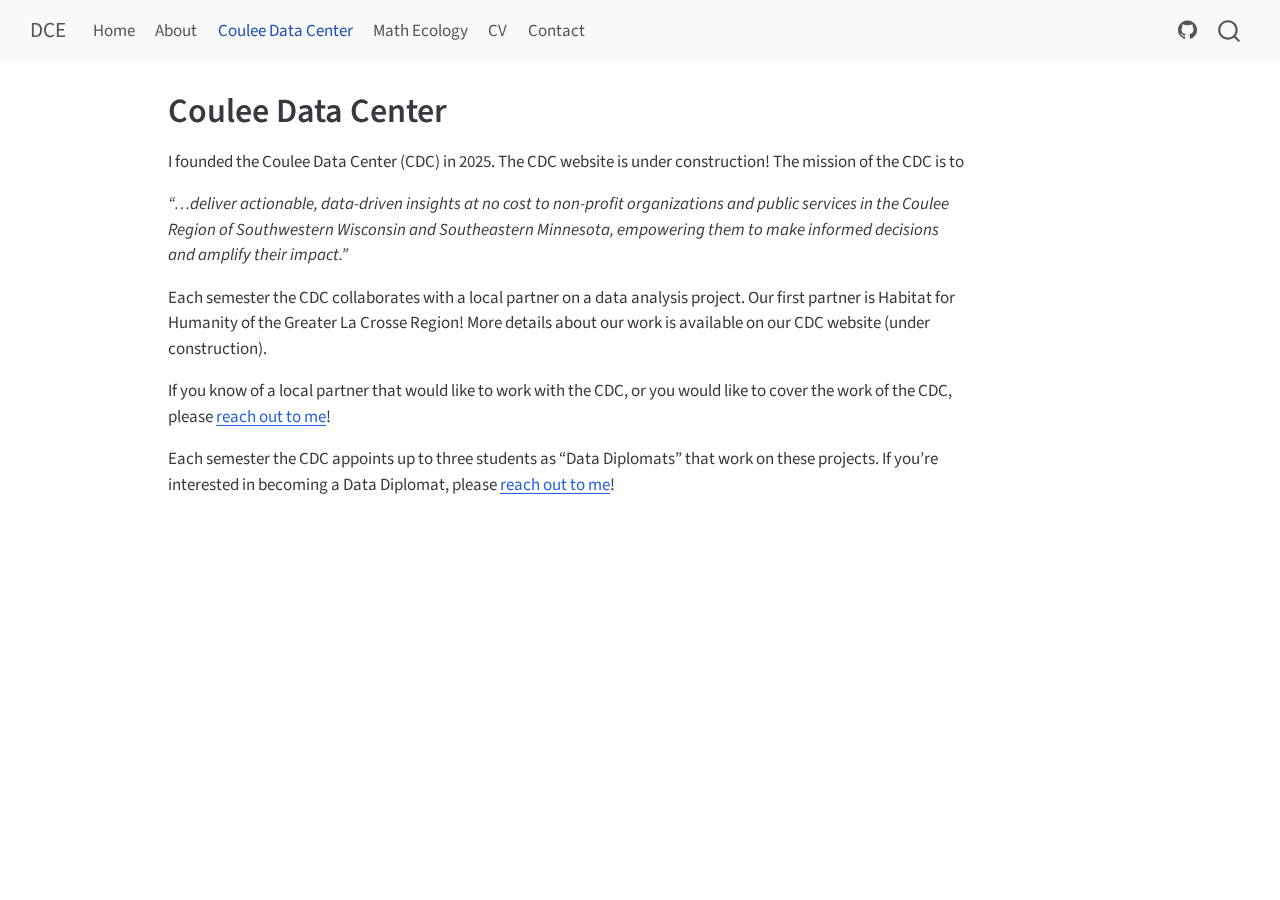
<file: _site/cdc.html>
<!DOCTYPE html>
<html xmlns="http://www.w3.org/1999/xhtml" lang="en" xml:lang="en"><head>

<meta charset="utf-8">
<meta name="generator" content="quarto-1.6.39">

<meta name="viewport" content="width=device-width, initial-scale=1.0, user-scalable=yes">


<title>Coulee Data Center – DCE</title>
<style>
code{white-space: pre-wrap;}
span.smallcaps{font-variant: small-caps;}
div.columns{display: flex; gap: min(4vw, 1.5em);}
div.column{flex: auto; overflow-x: auto;}
div.hanging-indent{margin-left: 1.5em; text-indent: -1.5em;}
ul.task-list{list-style: none;}
ul.task-list li input[type="checkbox"] {
  width: 0.8em;
  margin: 0 0.8em 0.2em -1em; /* quarto-specific, see https://github.com/quarto-dev/quarto-cli/issues/4556 */ 
  vertical-align: middle;
}
</style>


<script src="site_libs/quarto-nav/quarto-nav.js"></script>
<script src="site_libs/quarto-nav/headroom.min.js"></script>
<script src="site_libs/clipboard/clipboard.min.js"></script>
<script src="site_libs/quarto-search/autocomplete.umd.js"></script>
<script src="site_libs/quarto-search/fuse.min.js"></script>
<script src="site_libs/quarto-search/quarto-search.js"></script>
<meta name="quarto:offset" content="./">
<script src="site_libs/quarto-html/quarto.js"></script>
<script src="site_libs/quarto-html/popper.min.js"></script>
<script src="site_libs/quarto-html/tippy.umd.min.js"></script>
<script src="site_libs/quarto-html/anchor.min.js"></script>
<link href="site_libs/quarto-html/tippy.css" rel="stylesheet">
<link href="site_libs/quarto-html/quarto-syntax-highlighting-e26003cea8cd680ca0c55a263523d882.css" rel="stylesheet" id="quarto-text-highlighting-styles">
<script src="site_libs/bootstrap/bootstrap.min.js"></script>
<link href="site_libs/bootstrap/bootstrap-icons.css" rel="stylesheet">
<link href="site_libs/bootstrap/bootstrap-ddd961a2510921635943dfbbd19534c4.min.css" rel="stylesheet" append-hash="true" id="quarto-bootstrap" data-mode="light">
<script id="quarto-search-options" type="application/json">{
  "location": "navbar",
  "copy-button": false,
  "collapse-after": 3,
  "panel-placement": "end",
  "type": "overlay",
  "limit": 50,
  "keyboard-shortcut": [
    "f",
    "/",
    "s"
  ],
  "show-item-context": false,
  "language": {
    "search-no-results-text": "No results",
    "search-matching-documents-text": "matching documents",
    "search-copy-link-title": "Copy link to search",
    "search-hide-matches-text": "Hide additional matches",
    "search-more-match-text": "more match in this document",
    "search-more-matches-text": "more matches in this document",
    "search-clear-button-title": "Clear",
    "search-text-placeholder": "",
    "search-detached-cancel-button-title": "Cancel",
    "search-submit-button-title": "Submit",
    "search-label": "Search"
  }
}</script>


<link rel="stylesheet" href="styles.css">
</head>

<body class="nav-fixed">

<div id="quarto-search-results"></div>
  <header id="quarto-header" class="headroom fixed-top">
    <nav class="navbar navbar-expand-lg " data-bs-theme="dark">
      <div class="navbar-container container-fluid">
      <div class="navbar-brand-container mx-auto">
    <a class="navbar-brand" href="./index.html">
    <span class="navbar-title">DCE</span>
    </a>
  </div>
            <div id="quarto-search" class="" title="Search"></div>
          <button class="navbar-toggler" type="button" data-bs-toggle="collapse" data-bs-target="#navbarCollapse" aria-controls="navbarCollapse" role="menu" aria-expanded="false" aria-label="Toggle navigation" onclick="if (window.quartoToggleHeadroom) { window.quartoToggleHeadroom(); }">
  <span class="navbar-toggler-icon"></span>
</button>
          <div class="collapse navbar-collapse" id="navbarCollapse">
            <ul class="navbar-nav navbar-nav-scroll me-auto">
  <li class="nav-item">
    <a class="nav-link" href="./index.html"> 
<span class="menu-text">Home</span></a>
  </li>  
  <li class="nav-item">
    <a class="nav-link" href="./about.html"> 
<span class="menu-text">About</span></a>
  </li>  
  <li class="nav-item">
    <a class="nav-link active" href="./cdc.html" aria-current="page"> 
<span class="menu-text">Coulee Data Center</span></a>
  </li>  
  <li class="nav-item">
    <a class="nav-link" href="./matheco.html"> 
<span class="menu-text">Math Ecology</span></a>
  </li>  
  <li class="nav-item">
    <a class="nav-link" href="./cv.html"> 
<span class="menu-text">CV</span></a>
  </li>  
  <li class="nav-item">
    <a class="nav-link" href="./contact.html"> 
<span class="menu-text">Contact</span></a>
  </li>  
</ul>
            <ul class="navbar-nav navbar-nav-scroll ms-auto">
  <li class="nav-item compact">
    <a class="nav-link" href="https://github.com/David-Elzinga"> <i class="bi bi-github" role="img">
</i> 
<span class="menu-text"></span></a>
  </li>  
</ul>
          </div> <!-- /navcollapse -->
            <div class="quarto-navbar-tools">
</div>
      </div> <!-- /container-fluid -->
    </nav>
</header>
<!-- content -->
<div id="quarto-content" class="quarto-container page-columns page-rows-contents page-layout-article page-navbar">
<!-- sidebar -->
<!-- margin-sidebar -->
    <div id="quarto-margin-sidebar" class="sidebar margin-sidebar zindex-bottom">
        
    </div>
<!-- main -->
<main class="content" id="quarto-document-content">

<header id="title-block-header" class="quarto-title-block default">
<div class="quarto-title">
<h1 class="title">Coulee Data Center</h1>
</div>



<div class="quarto-title-meta">

    
  
    
  </div>
  


</header>


<p>I founded the Coulee Data Center (CDC) in 2025. The CDC website is under construction! The mission of the CDC is to</p>
<p><em>“…deliver actionable, data-driven insights at no cost to non-profit organizations and public services in the Coulee Region of Southwestern Wisconsin and Southeastern Minnesota, empowering them to make informed decisions and amplify their impact.”</em></p>
<p>Each semester the CDC collaborates with a local partner on a data analysis project. Our first partner is Habitat for Humanity of the Greater La Crosse Region! More details about our work is available on our CDC website (under construction).</p>
<p>If you know of a local partner that would like to work with the CDC, or you would like to cover the work of the CDC, please <a href="./contact.html">reach out to me</a>!</p>
<p>Each semester the CDC appoints up to three students as “Data Diplomats” that work on these projects. If you’re interested in becoming a Data Diplomat, please <a href="./contact.html">reach out to me</a>!</p>



</main> <!-- /main -->
<script id="quarto-html-after-body" type="application/javascript">
window.document.addEventListener("DOMContentLoaded", function (event) {
  const toggleBodyColorMode = (bsSheetEl) => {
    const mode = bsSheetEl.getAttribute("data-mode");
    const bodyEl = window.document.querySelector("body");
    if (mode === "dark") {
      bodyEl.classList.add("quarto-dark");
      bodyEl.classList.remove("quarto-light");
    } else {
      bodyEl.classList.add("quarto-light");
      bodyEl.classList.remove("quarto-dark");
    }
  }
  const toggleBodyColorPrimary = () => {
    const bsSheetEl = window.document.querySelector("link#quarto-bootstrap");
    if (bsSheetEl) {
      toggleBodyColorMode(bsSheetEl);
    }
  }
  toggleBodyColorPrimary();  
  const icon = "";
  const anchorJS = new window.AnchorJS();
  anchorJS.options = {
    placement: 'right',
    icon: icon
  };
  anchorJS.add('.anchored');
  const isCodeAnnotation = (el) => {
    for (const clz of el.classList) {
      if (clz.startsWith('code-annotation-')) {                     
        return true;
      }
    }
    return false;
  }
  const onCopySuccess = function(e) {
    // button target
    const button = e.trigger;
    // don't keep focus
    button.blur();
    // flash "checked"
    button.classList.add('code-copy-button-checked');
    var currentTitle = button.getAttribute("title");
    button.setAttribute("title", "Copied!");
    let tooltip;
    if (window.bootstrap) {
      button.setAttribute("data-bs-toggle", "tooltip");
      button.setAttribute("data-bs-placement", "left");
      button.setAttribute("data-bs-title", "Copied!");
      tooltip = new bootstrap.Tooltip(button, 
        { trigger: "manual", 
          customClass: "code-copy-button-tooltip",
          offset: [0, -8]});
      tooltip.show();    
    }
    setTimeout(function() {
      if (tooltip) {
        tooltip.hide();
        button.removeAttribute("data-bs-title");
        button.removeAttribute("data-bs-toggle");
        button.removeAttribute("data-bs-placement");
      }
      button.setAttribute("title", currentTitle);
      button.classList.remove('code-copy-button-checked');
    }, 1000);
    // clear code selection
    e.clearSelection();
  }
  const getTextToCopy = function(trigger) {
      const codeEl = trigger.previousElementSibling.cloneNode(true);
      for (const childEl of codeEl.children) {
        if (isCodeAnnotation(childEl)) {
          childEl.remove();
        }
      }
      return codeEl.innerText;
  }
  const clipboard = new window.ClipboardJS('.code-copy-button:not([data-in-quarto-modal])', {
    text: getTextToCopy
  });
  clipboard.on('success', onCopySuccess);
  if (window.document.getElementById('quarto-embedded-source-code-modal')) {
    const clipboardModal = new window.ClipboardJS('.code-copy-button[data-in-quarto-modal]', {
      text: getTextToCopy,
      container: window.document.getElementById('quarto-embedded-source-code-modal')
    });
    clipboardModal.on('success', onCopySuccess);
  }
    var localhostRegex = new RegExp(/^(?:http|https):\/\/localhost\:?[0-9]*\//);
    var mailtoRegex = new RegExp(/^mailto:/);
      var filterRegex = new RegExp('/' + window.location.host + '/');
    var isInternal = (href) => {
        return filterRegex.test(href) || localhostRegex.test(href) || mailtoRegex.test(href);
    }
    // Inspect non-navigation links and adorn them if external
 	var links = window.document.querySelectorAll('a[href]:not(.nav-link):not(.navbar-brand):not(.toc-action):not(.sidebar-link):not(.sidebar-item-toggle):not(.pagination-link):not(.no-external):not([aria-hidden]):not(.dropdown-item):not(.quarto-navigation-tool):not(.about-link)');
    for (var i=0; i<links.length; i++) {
      const link = links[i];
      if (!isInternal(link.href)) {
        // undo the damage that might have been done by quarto-nav.js in the case of
        // links that we want to consider external
        if (link.dataset.originalHref !== undefined) {
          link.href = link.dataset.originalHref;
        }
      }
    }
  function tippyHover(el, contentFn, onTriggerFn, onUntriggerFn) {
    const config = {
      allowHTML: true,
      maxWidth: 500,
      delay: 100,
      arrow: false,
      appendTo: function(el) {
          return el.parentElement;
      },
      interactive: true,
      interactiveBorder: 10,
      theme: 'quarto',
      placement: 'bottom-start',
    };
    if (contentFn) {
      config.content = contentFn;
    }
    if (onTriggerFn) {
      config.onTrigger = onTriggerFn;
    }
    if (onUntriggerFn) {
      config.onUntrigger = onUntriggerFn;
    }
    window.tippy(el, config); 
  }
  const noterefs = window.document.querySelectorAll('a[role="doc-noteref"]');
  for (var i=0; i<noterefs.length; i++) {
    const ref = noterefs[i];
    tippyHover(ref, function() {
      // use id or data attribute instead here
      let href = ref.getAttribute('data-footnote-href') || ref.getAttribute('href');
      try { href = new URL(href).hash; } catch {}
      const id = href.replace(/^#\/?/, "");
      const note = window.document.getElementById(id);
      if (note) {
        return note.innerHTML;
      } else {
        return "";
      }
    });
  }
  const xrefs = window.document.querySelectorAll('a.quarto-xref');
  const processXRef = (id, note) => {
    // Strip column container classes
    const stripColumnClz = (el) => {
      el.classList.remove("page-full", "page-columns");
      if (el.children) {
        for (const child of el.children) {
          stripColumnClz(child);
        }
      }
    }
    stripColumnClz(note)
    if (id === null || id.startsWith('sec-')) {
      // Special case sections, only their first couple elements
      const container = document.createElement("div");
      if (note.children && note.children.length > 2) {
        container.appendChild(note.children[0].cloneNode(true));
        for (let i = 1; i < note.children.length; i++) {
          const child = note.children[i];
          if (child.tagName === "P" && child.innerText === "") {
            continue;
          } else {
            container.appendChild(child.cloneNode(true));
            break;
          }
        }
        if (window.Quarto?.typesetMath) {
          window.Quarto.typesetMath(container);
        }
        return container.innerHTML
      } else {
        if (window.Quarto?.typesetMath) {
          window.Quarto.typesetMath(note);
        }
        return note.innerHTML;
      }
    } else {
      // Remove any anchor links if they are present
      const anchorLink = note.querySelector('a.anchorjs-link');
      if (anchorLink) {
        anchorLink.remove();
      }
      if (window.Quarto?.typesetMath) {
        window.Quarto.typesetMath(note);
      }
      if (note.classList.contains("callout")) {
        return note.outerHTML;
      } else {
        return note.innerHTML;
      }
    }
  }
  for (var i=0; i<xrefs.length; i++) {
    const xref = xrefs[i];
    tippyHover(xref, undefined, function(instance) {
      instance.disable();
      let url = xref.getAttribute('href');
      let hash = undefined; 
      if (url.startsWith('#')) {
        hash = url;
      } else {
        try { hash = new URL(url).hash; } catch {}
      }
      if (hash) {
        const id = hash.replace(/^#\/?/, "");
        const note = window.document.getElementById(id);
        if (note !== null) {
          try {
            const html = processXRef(id, note.cloneNode(true));
            instance.setContent(html);
          } finally {
            instance.enable();
            instance.show();
          }
        } else {
          // See if we can fetch this
          fetch(url.split('#')[0])
          .then(res => res.text())
          .then(html => {
            const parser = new DOMParser();
            const htmlDoc = parser.parseFromString(html, "text/html");
            const note = htmlDoc.getElementById(id);
            if (note !== null) {
              const html = processXRef(id, note);
              instance.setContent(html);
            } 
          }).finally(() => {
            instance.enable();
            instance.show();
          });
        }
      } else {
        // See if we can fetch a full url (with no hash to target)
        // This is a special case and we should probably do some content thinning / targeting
        fetch(url)
        .then(res => res.text())
        .then(html => {
          const parser = new DOMParser();
          const htmlDoc = parser.parseFromString(html, "text/html");
          const note = htmlDoc.querySelector('main.content');
          if (note !== null) {
            // This should only happen for chapter cross references
            // (since there is no id in the URL)
            // remove the first header
            if (note.children.length > 0 && note.children[0].tagName === "HEADER") {
              note.children[0].remove();
            }
            const html = processXRef(null, note);
            instance.setContent(html);
          } 
        }).finally(() => {
          instance.enable();
          instance.show();
        });
      }
    }, function(instance) {
    });
  }
      let selectedAnnoteEl;
      const selectorForAnnotation = ( cell, annotation) => {
        let cellAttr = 'data-code-cell="' + cell + '"';
        let lineAttr = 'data-code-annotation="' +  annotation + '"';
        const selector = 'span[' + cellAttr + '][' + lineAttr + ']';
        return selector;
      }
      const selectCodeLines = (annoteEl) => {
        const doc = window.document;
        const targetCell = annoteEl.getAttribute("data-target-cell");
        const targetAnnotation = annoteEl.getAttribute("data-target-annotation");
        const annoteSpan = window.document.querySelector(selectorForAnnotation(targetCell, targetAnnotation));
        const lines = annoteSpan.getAttribute("data-code-lines").split(",");
        const lineIds = lines.map((line) => {
          return targetCell + "-" + line;
        })
        let top = null;
        let height = null;
        let parent = null;
        if (lineIds.length > 0) {
            //compute the position of the single el (top and bottom and make a div)
            const el = window.document.getElementById(lineIds[0]);
            top = el.offsetTop;
            height = el.offsetHeight;
            parent = el.parentElement.parentElement;
          if (lineIds.length > 1) {
            const lastEl = window.document.getElementById(lineIds[lineIds.length - 1]);
            const bottom = lastEl.offsetTop + lastEl.offsetHeight;
            height = bottom - top;
          }
          if (top !== null && height !== null && parent !== null) {
            // cook up a div (if necessary) and position it 
            let div = window.document.getElementById("code-annotation-line-highlight");
            if (div === null) {
              div = window.document.createElement("div");
              div.setAttribute("id", "code-annotation-line-highlight");
              div.style.position = 'absolute';
              parent.appendChild(div);
            }
            div.style.top = top - 2 + "px";
            div.style.height = height + 4 + "px";
            div.style.left = 0;
            let gutterDiv = window.document.getElementById("code-annotation-line-highlight-gutter");
            if (gutterDiv === null) {
              gutterDiv = window.document.createElement("div");
              gutterDiv.setAttribute("id", "code-annotation-line-highlight-gutter");
              gutterDiv.style.position = 'absolute';
              const codeCell = window.document.getElementById(targetCell);
              const gutter = codeCell.querySelector('.code-annotation-gutter');
              gutter.appendChild(gutterDiv);
            }
            gutterDiv.style.top = top - 2 + "px";
            gutterDiv.style.height = height + 4 + "px";
          }
          selectedAnnoteEl = annoteEl;
        }
      };
      const unselectCodeLines = () => {
        const elementsIds = ["code-annotation-line-highlight", "code-annotation-line-highlight-gutter"];
        elementsIds.forEach((elId) => {
          const div = window.document.getElementById(elId);
          if (div) {
            div.remove();
          }
        });
        selectedAnnoteEl = undefined;
      };
        // Handle positioning of the toggle
    window.addEventListener(
      "resize",
      throttle(() => {
        elRect = undefined;
        if (selectedAnnoteEl) {
          selectCodeLines(selectedAnnoteEl);
        }
      }, 10)
    );
    function throttle(fn, ms) {
    let throttle = false;
    let timer;
      return (...args) => {
        if(!throttle) { // first call gets through
            fn.apply(this, args);
            throttle = true;
        } else { // all the others get throttled
            if(timer) clearTimeout(timer); // cancel #2
            timer = setTimeout(() => {
              fn.apply(this, args);
              timer = throttle = false;
            }, ms);
        }
      };
    }
      // Attach click handler to the DT
      const annoteDls = window.document.querySelectorAll('dt[data-target-cell]');
      for (const annoteDlNode of annoteDls) {
        annoteDlNode.addEventListener('click', (event) => {
          const clickedEl = event.target;
          if (clickedEl !== selectedAnnoteEl) {
            unselectCodeLines();
            const activeEl = window.document.querySelector('dt[data-target-cell].code-annotation-active');
            if (activeEl) {
              activeEl.classList.remove('code-annotation-active');
            }
            selectCodeLines(clickedEl);
            clickedEl.classList.add('code-annotation-active');
          } else {
            // Unselect the line
            unselectCodeLines();
            clickedEl.classList.remove('code-annotation-active');
          }
        });
      }
  const findCites = (el) => {
    const parentEl = el.parentElement;
    if (parentEl) {
      const cites = parentEl.dataset.cites;
      if (cites) {
        return {
          el,
          cites: cites.split(' ')
        };
      } else {
        return findCites(el.parentElement)
      }
    } else {
      return undefined;
    }
  };
  var bibliorefs = window.document.querySelectorAll('a[role="doc-biblioref"]');
  for (var i=0; i<bibliorefs.length; i++) {
    const ref = bibliorefs[i];
    const citeInfo = findCites(ref);
    if (citeInfo) {
      tippyHover(citeInfo.el, function() {
        var popup = window.document.createElement('div');
        citeInfo.cites.forEach(function(cite) {
          var citeDiv = window.document.createElement('div');
          citeDiv.classList.add('hanging-indent');
          citeDiv.classList.add('csl-entry');
          var biblioDiv = window.document.getElementById('ref-' + cite);
          if (biblioDiv) {
            citeDiv.innerHTML = biblioDiv.innerHTML;
          }
          popup.appendChild(citeDiv);
        });
        return popup.innerHTML;
      });
    }
  }
});
</script>
</div> <!-- /content -->




</body></html>
</file>
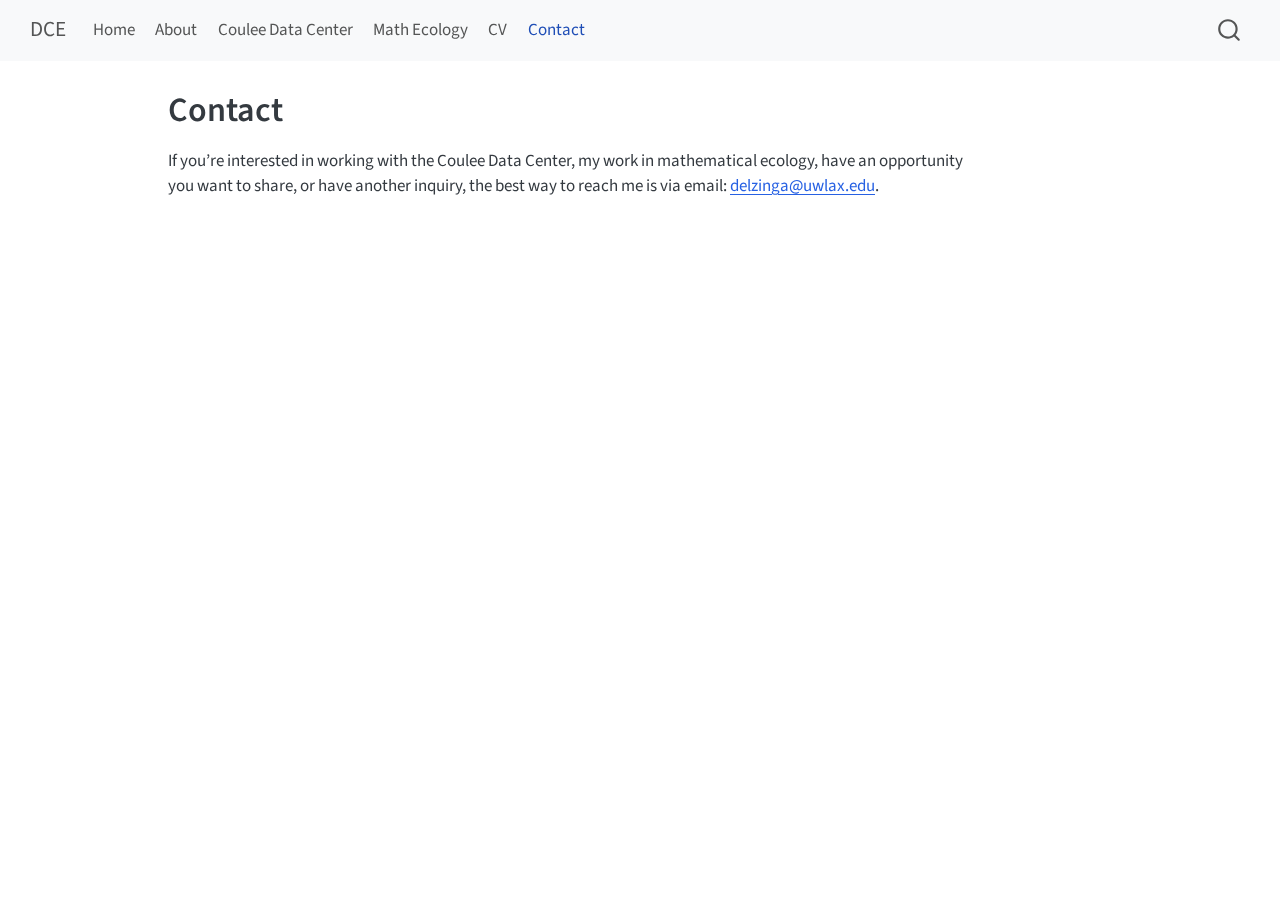
<file: _site/contact.html>
<!DOCTYPE html>
<html xmlns="http://www.w3.org/1999/xhtml" lang="en" xml:lang="en"><head>

<meta charset="utf-8">
<meta name="generator" content="quarto-1.6.39">

<meta name="viewport" content="width=device-width, initial-scale=1.0, user-scalable=yes">


<title>Contact – DCE</title>
<style>
code{white-space: pre-wrap;}
span.smallcaps{font-variant: small-caps;}
div.columns{display: flex; gap: min(4vw, 1.5em);}
div.column{flex: auto; overflow-x: auto;}
div.hanging-indent{margin-left: 1.5em; text-indent: -1.5em;}
ul.task-list{list-style: none;}
ul.task-list li input[type="checkbox"] {
  width: 0.8em;
  margin: 0 0.8em 0.2em -1em; /* quarto-specific, see https://github.com/quarto-dev/quarto-cli/issues/4556 */ 
  vertical-align: middle;
}
</style>


<script src="site_libs/quarto-nav/quarto-nav.js"></script>
<script src="site_libs/quarto-nav/headroom.min.js"></script>
<script src="site_libs/clipboard/clipboard.min.js"></script>
<script src="site_libs/quarto-search/autocomplete.umd.js"></script>
<script src="site_libs/quarto-search/fuse.min.js"></script>
<script src="site_libs/quarto-search/quarto-search.js"></script>
<meta name="quarto:offset" content="./">
<script src="site_libs/quarto-html/quarto.js"></script>
<script src="site_libs/quarto-html/popper.min.js"></script>
<script src="site_libs/quarto-html/tippy.umd.min.js"></script>
<script src="site_libs/quarto-html/anchor.min.js"></script>
<link href="site_libs/quarto-html/tippy.css" rel="stylesheet">
<link href="site_libs/quarto-html/quarto-syntax-highlighting-e26003cea8cd680ca0c55a263523d882.css" rel="stylesheet" id="quarto-text-highlighting-styles">
<script src="site_libs/bootstrap/bootstrap.min.js"></script>
<link href="site_libs/bootstrap/bootstrap-icons.css" rel="stylesheet">
<link href="site_libs/bootstrap/bootstrap-ddd961a2510921635943dfbbd19534c4.min.css" rel="stylesheet" append-hash="true" id="quarto-bootstrap" data-mode="light">
<script id="quarto-search-options" type="application/json">{
  "location": "navbar",
  "copy-button": false,
  "collapse-after": 3,
  "panel-placement": "end",
  "type": "overlay",
  "limit": 50,
  "keyboard-shortcut": [
    "f",
    "/",
    "s"
  ],
  "show-item-context": false,
  "language": {
    "search-no-results-text": "No results",
    "search-matching-documents-text": "matching documents",
    "search-copy-link-title": "Copy link to search",
    "search-hide-matches-text": "Hide additional matches",
    "search-more-match-text": "more match in this document",
    "search-more-matches-text": "more matches in this document",
    "search-clear-button-title": "Clear",
    "search-text-placeholder": "",
    "search-detached-cancel-button-title": "Cancel",
    "search-submit-button-title": "Submit",
    "search-label": "Search"
  }
}</script>


<link rel="stylesheet" href="styles.css">
</head>

<body class="nav-fixed">

<div id="quarto-search-results"></div>
  <header id="quarto-header" class="headroom fixed-top">
    <nav class="navbar navbar-expand-lg " data-bs-theme="dark">
      <div class="navbar-container container-fluid">
      <div class="navbar-brand-container mx-auto">
    <a class="navbar-brand" href="./index.html">
    <span class="navbar-title">DCE</span>
    </a>
  </div>
            <div id="quarto-search" class="" title="Search"></div>
          <button class="navbar-toggler" type="button" data-bs-toggle="collapse" data-bs-target="#navbarCollapse" aria-controls="navbarCollapse" role="menu" aria-expanded="false" aria-label="Toggle navigation" onclick="if (window.quartoToggleHeadroom) { window.quartoToggleHeadroom(); }">
  <span class="navbar-toggler-icon"></span>
</button>
          <div class="collapse navbar-collapse" id="navbarCollapse">
            <ul class="navbar-nav navbar-nav-scroll me-auto">
  <li class="nav-item">
    <a class="nav-link" href="./index.html"> 
<span class="menu-text">Home</span></a>
  </li>  
  <li class="nav-item">
    <a class="nav-link" href="./about.html"> 
<span class="menu-text">About</span></a>
  </li>  
  <li class="nav-item">
    <a class="nav-link" href="./cdc.html"> 
<span class="menu-text">Coulee Data Center</span></a>
  </li>  
  <li class="nav-item">
    <a class="nav-link" href="./matheco.html"> 
<span class="menu-text">Math Ecology</span></a>
  </li>  
  <li class="nav-item">
    <a class="nav-link" href="./cv.html"> 
<span class="menu-text">CV</span></a>
  </li>  
  <li class="nav-item">
    <a class="nav-link active" href="./contact.html" aria-current="page"> 
<span class="menu-text">Contact</span></a>
  </li>  
</ul>
          </div> <!-- /navcollapse -->
            <div class="quarto-navbar-tools">
</div>
      </div> <!-- /container-fluid -->
    </nav>
</header>
<!-- content -->
<div id="quarto-content" class="quarto-container page-columns page-rows-contents page-layout-article page-navbar">
<!-- sidebar -->
<!-- margin-sidebar -->
    <div id="quarto-margin-sidebar" class="sidebar margin-sidebar zindex-bottom">
        
    </div>
<!-- main -->
<main class="content" id="quarto-document-content">

<header id="title-block-header" class="quarto-title-block default">
<div class="quarto-title">
<h1 class="title">Contact</h1>
</div>



<div class="quarto-title-meta">

    
  
    
  </div>
  


</header>


<p>If you’re interested in working with the Coulee Data Center, my work in mathematical ecology, have an opportunity you want to share, or have another inquiry, the best way to reach me is via email: <a href="mailto:delzinga@uwlax.edu.com">delzinga@uwlax.edu</a>.</p>



</main> <!-- /main -->
<script id="quarto-html-after-body" type="application/javascript">
window.document.addEventListener("DOMContentLoaded", function (event) {
  const toggleBodyColorMode = (bsSheetEl) => {
    const mode = bsSheetEl.getAttribute("data-mode");
    const bodyEl = window.document.querySelector("body");
    if (mode === "dark") {
      bodyEl.classList.add("quarto-dark");
      bodyEl.classList.remove("quarto-light");
    } else {
      bodyEl.classList.add("quarto-light");
      bodyEl.classList.remove("quarto-dark");
    }
  }
  const toggleBodyColorPrimary = () => {
    const bsSheetEl = window.document.querySelector("link#quarto-bootstrap");
    if (bsSheetEl) {
      toggleBodyColorMode(bsSheetEl);
    }
  }
  toggleBodyColorPrimary();  
  const icon = "";
  const anchorJS = new window.AnchorJS();
  anchorJS.options = {
    placement: 'right',
    icon: icon
  };
  anchorJS.add('.anchored');
  const isCodeAnnotation = (el) => {
    for (const clz of el.classList) {
      if (clz.startsWith('code-annotation-')) {                     
        return true;
      }
    }
    return false;
  }
  const onCopySuccess = function(e) {
    // button target
    const button = e.trigger;
    // don't keep focus
    button.blur();
    // flash "checked"
    button.classList.add('code-copy-button-checked');
    var currentTitle = button.getAttribute("title");
    button.setAttribute("title", "Copied!");
    let tooltip;
    if (window.bootstrap) {
      button.setAttribute("data-bs-toggle", "tooltip");
      button.setAttribute("data-bs-placement", "left");
      button.setAttribute("data-bs-title", "Copied!");
      tooltip = new bootstrap.Tooltip(button, 
        { trigger: "manual", 
          customClass: "code-copy-button-tooltip",
          offset: [0, -8]});
      tooltip.show();    
    }
    setTimeout(function() {
      if (tooltip) {
        tooltip.hide();
        button.removeAttribute("data-bs-title");
        button.removeAttribute("data-bs-toggle");
        button.removeAttribute("data-bs-placement");
      }
      button.setAttribute("title", currentTitle);
      button.classList.remove('code-copy-button-checked');
    }, 1000);
    // clear code selection
    e.clearSelection();
  }
  const getTextToCopy = function(trigger) {
      const codeEl = trigger.previousElementSibling.cloneNode(true);
      for (const childEl of codeEl.children) {
        if (isCodeAnnotation(childEl)) {
          childEl.remove();
        }
      }
      return codeEl.innerText;
  }
  const clipboard = new window.ClipboardJS('.code-copy-button:not([data-in-quarto-modal])', {
    text: getTextToCopy
  });
  clipboard.on('success', onCopySuccess);
  if (window.document.getElementById('quarto-embedded-source-code-modal')) {
    const clipboardModal = new window.ClipboardJS('.code-copy-button[data-in-quarto-modal]', {
      text: getTextToCopy,
      container: window.document.getElementById('quarto-embedded-source-code-modal')
    });
    clipboardModal.on('success', onCopySuccess);
  }
    var localhostRegex = new RegExp(/^(?:http|https):\/\/localhost\:?[0-9]*\//);
    var mailtoRegex = new RegExp(/^mailto:/);
      var filterRegex = new RegExp('/' + window.location.host + '/');
    var isInternal = (href) => {
        return filterRegex.test(href) || localhostRegex.test(href) || mailtoRegex.test(href);
    }
    // Inspect non-navigation links and adorn them if external
 	var links = window.document.querySelectorAll('a[href]:not(.nav-link):not(.navbar-brand):not(.toc-action):not(.sidebar-link):not(.sidebar-item-toggle):not(.pagination-link):not(.no-external):not([aria-hidden]):not(.dropdown-item):not(.quarto-navigation-tool):not(.about-link)');
    for (var i=0; i<links.length; i++) {
      const link = links[i];
      if (!isInternal(link.href)) {
        // undo the damage that might have been done by quarto-nav.js in the case of
        // links that we want to consider external
        if (link.dataset.originalHref !== undefined) {
          link.href = link.dataset.originalHref;
        }
      }
    }
  function tippyHover(el, contentFn, onTriggerFn, onUntriggerFn) {
    const config = {
      allowHTML: true,
      maxWidth: 500,
      delay: 100,
      arrow: false,
      appendTo: function(el) {
          return el.parentElement;
      },
      interactive: true,
      interactiveBorder: 10,
      theme: 'quarto',
      placement: 'bottom-start',
    };
    if (contentFn) {
      config.content = contentFn;
    }
    if (onTriggerFn) {
      config.onTrigger = onTriggerFn;
    }
    if (onUntriggerFn) {
      config.onUntrigger = onUntriggerFn;
    }
    window.tippy(el, config); 
  }
  const noterefs = window.document.querySelectorAll('a[role="doc-noteref"]');
  for (var i=0; i<noterefs.length; i++) {
    const ref = noterefs[i];
    tippyHover(ref, function() {
      // use id or data attribute instead here
      let href = ref.getAttribute('data-footnote-href') || ref.getAttribute('href');
      try { href = new URL(href).hash; } catch {}
      const id = href.replace(/^#\/?/, "");
      const note = window.document.getElementById(id);
      if (note) {
        return note.innerHTML;
      } else {
        return "";
      }
    });
  }
  const xrefs = window.document.querySelectorAll('a.quarto-xref');
  const processXRef = (id, note) => {
    // Strip column container classes
    const stripColumnClz = (el) => {
      el.classList.remove("page-full", "page-columns");
      if (el.children) {
        for (const child of el.children) {
          stripColumnClz(child);
        }
      }
    }
    stripColumnClz(note)
    if (id === null || id.startsWith('sec-')) {
      // Special case sections, only their first couple elements
      const container = document.createElement("div");
      if (note.children && note.children.length > 2) {
        container.appendChild(note.children[0].cloneNode(true));
        for (let i = 1; i < note.children.length; i++) {
          const child = note.children[i];
          if (child.tagName === "P" && child.innerText === "") {
            continue;
          } else {
            container.appendChild(child.cloneNode(true));
            break;
          }
        }
        if (window.Quarto?.typesetMath) {
          window.Quarto.typesetMath(container);
        }
        return container.innerHTML
      } else {
        if (window.Quarto?.typesetMath) {
          window.Quarto.typesetMath(note);
        }
        return note.innerHTML;
      }
    } else {
      // Remove any anchor links if they are present
      const anchorLink = note.querySelector('a.anchorjs-link');
      if (anchorLink) {
        anchorLink.remove();
      }
      if (window.Quarto?.typesetMath) {
        window.Quarto.typesetMath(note);
      }
      if (note.classList.contains("callout")) {
        return note.outerHTML;
      } else {
        return note.innerHTML;
      }
    }
  }
  for (var i=0; i<xrefs.length; i++) {
    const xref = xrefs[i];
    tippyHover(xref, undefined, function(instance) {
      instance.disable();
      let url = xref.getAttribute('href');
      let hash = undefined; 
      if (url.startsWith('#')) {
        hash = url;
      } else {
        try { hash = new URL(url).hash; } catch {}
      }
      if (hash) {
        const id = hash.replace(/^#\/?/, "");
        const note = window.document.getElementById(id);
        if (note !== null) {
          try {
            const html = processXRef(id, note.cloneNode(true));
            instance.setContent(html);
          } finally {
            instance.enable();
            instance.show();
          }
        } else {
          // See if we can fetch this
          fetch(url.split('#')[0])
          .then(res => res.text())
          .then(html => {
            const parser = new DOMParser();
            const htmlDoc = parser.parseFromString(html, "text/html");
            const note = htmlDoc.getElementById(id);
            if (note !== null) {
              const html = processXRef(id, note);
              instance.setContent(html);
            } 
          }).finally(() => {
            instance.enable();
            instance.show();
          });
        }
      } else {
        // See if we can fetch a full url (with no hash to target)
        // This is a special case and we should probably do some content thinning / targeting
        fetch(url)
        .then(res => res.text())
        .then(html => {
          const parser = new DOMParser();
          const htmlDoc = parser.parseFromString(html, "text/html");
          const note = htmlDoc.querySelector('main.content');
          if (note !== null) {
            // This should only happen for chapter cross references
            // (since there is no id in the URL)
            // remove the first header
            if (note.children.length > 0 && note.children[0].tagName === "HEADER") {
              note.children[0].remove();
            }
            const html = processXRef(null, note);
            instance.setContent(html);
          } 
        }).finally(() => {
          instance.enable();
          instance.show();
        });
      }
    }, function(instance) {
    });
  }
      let selectedAnnoteEl;
      const selectorForAnnotation = ( cell, annotation) => {
        let cellAttr = 'data-code-cell="' + cell + '"';
        let lineAttr = 'data-code-annotation="' +  annotation + '"';
        const selector = 'span[' + cellAttr + '][' + lineAttr + ']';
        return selector;
      }
      const selectCodeLines = (annoteEl) => {
        const doc = window.document;
        const targetCell = annoteEl.getAttribute("data-target-cell");
        const targetAnnotation = annoteEl.getAttribute("data-target-annotation");
        const annoteSpan = window.document.querySelector(selectorForAnnotation(targetCell, targetAnnotation));
        const lines = annoteSpan.getAttribute("data-code-lines").split(",");
        const lineIds = lines.map((line) => {
          return targetCell + "-" + line;
        })
        let top = null;
        let height = null;
        let parent = null;
        if (lineIds.length > 0) {
            //compute the position of the single el (top and bottom and make a div)
            const el = window.document.getElementById(lineIds[0]);
            top = el.offsetTop;
            height = el.offsetHeight;
            parent = el.parentElement.parentElement;
          if (lineIds.length > 1) {
            const lastEl = window.document.getElementById(lineIds[lineIds.length - 1]);
            const bottom = lastEl.offsetTop + lastEl.offsetHeight;
            height = bottom - top;
          }
          if (top !== null && height !== null && parent !== null) {
            // cook up a div (if necessary) and position it 
            let div = window.document.getElementById("code-annotation-line-highlight");
            if (div === null) {
              div = window.document.createElement("div");
              div.setAttribute("id", "code-annotation-line-highlight");
              div.style.position = 'absolute';
              parent.appendChild(div);
            }
            div.style.top = top - 2 + "px";
            div.style.height = height + 4 + "px";
            div.style.left = 0;
            let gutterDiv = window.document.getElementById("code-annotation-line-highlight-gutter");
            if (gutterDiv === null) {
              gutterDiv = window.document.createElement("div");
              gutterDiv.setAttribute("id", "code-annotation-line-highlight-gutter");
              gutterDiv.style.position = 'absolute';
              const codeCell = window.document.getElementById(targetCell);
              const gutter = codeCell.querySelector('.code-annotation-gutter');
              gutter.appendChild(gutterDiv);
            }
            gutterDiv.style.top = top - 2 + "px";
            gutterDiv.style.height = height + 4 + "px";
          }
          selectedAnnoteEl = annoteEl;
        }
      };
      const unselectCodeLines = () => {
        const elementsIds = ["code-annotation-line-highlight", "code-annotation-line-highlight-gutter"];
        elementsIds.forEach((elId) => {
          const div = window.document.getElementById(elId);
          if (div) {
            div.remove();
          }
        });
        selectedAnnoteEl = undefined;
      };
        // Handle positioning of the toggle
    window.addEventListener(
      "resize",
      throttle(() => {
        elRect = undefined;
        if (selectedAnnoteEl) {
          selectCodeLines(selectedAnnoteEl);
        }
      }, 10)
    );
    function throttle(fn, ms) {
    let throttle = false;
    let timer;
      return (...args) => {
        if(!throttle) { // first call gets through
            fn.apply(this, args);
            throttle = true;
        } else { // all the others get throttled
            if(timer) clearTimeout(timer); // cancel #2
            timer = setTimeout(() => {
              fn.apply(this, args);
              timer = throttle = false;
            }, ms);
        }
      };
    }
      // Attach click handler to the DT
      const annoteDls = window.document.querySelectorAll('dt[data-target-cell]');
      for (const annoteDlNode of annoteDls) {
        annoteDlNode.addEventListener('click', (event) => {
          const clickedEl = event.target;
          if (clickedEl !== selectedAnnoteEl) {
            unselectCodeLines();
            const activeEl = window.document.querySelector('dt[data-target-cell].code-annotation-active');
            if (activeEl) {
              activeEl.classList.remove('code-annotation-active');
            }
            selectCodeLines(clickedEl);
            clickedEl.classList.add('code-annotation-active');
          } else {
            // Unselect the line
            unselectCodeLines();
            clickedEl.classList.remove('code-annotation-active');
          }
        });
      }
  const findCites = (el) => {
    const parentEl = el.parentElement;
    if (parentEl) {
      const cites = parentEl.dataset.cites;
      if (cites) {
        return {
          el,
          cites: cites.split(' ')
        };
      } else {
        return findCites(el.parentElement)
      }
    } else {
      return undefined;
    }
  };
  var bibliorefs = window.document.querySelectorAll('a[role="doc-biblioref"]');
  for (var i=0; i<bibliorefs.length; i++) {
    const ref = bibliorefs[i];
    const citeInfo = findCites(ref);
    if (citeInfo) {
      tippyHover(citeInfo.el, function() {
        var popup = window.document.createElement('div');
        citeInfo.cites.forEach(function(cite) {
          var citeDiv = window.document.createElement('div');
          citeDiv.classList.add('hanging-indent');
          citeDiv.classList.add('csl-entry');
          var biblioDiv = window.document.getElementById('ref-' + cite);
          if (biblioDiv) {
            citeDiv.innerHTML = biblioDiv.innerHTML;
          }
          popup.appendChild(citeDiv);
        });
        return popup.innerHTML;
      });
    }
  }
});
</script>
</div> <!-- /content -->




</body></html>
</file>
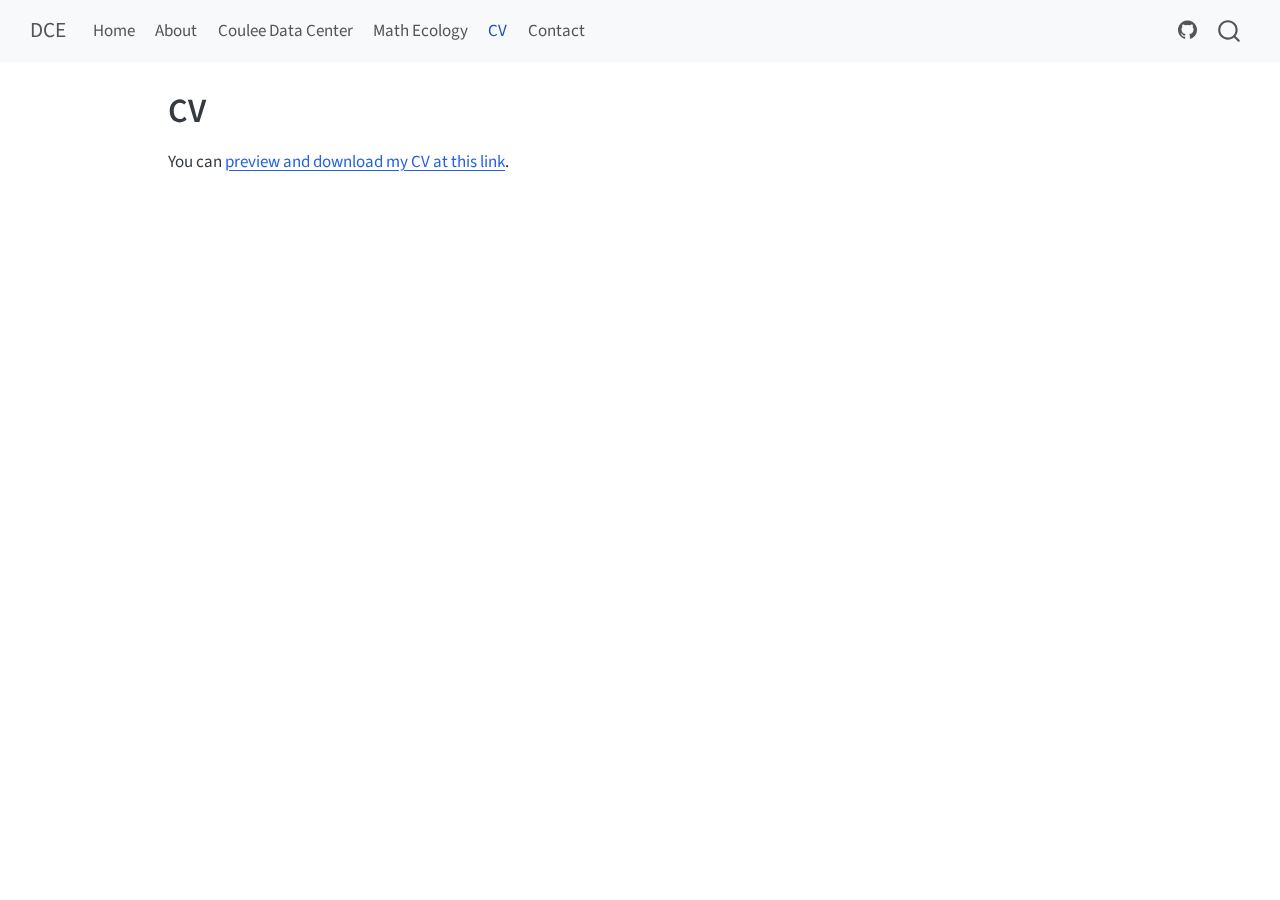
<file: _site/cv.html>
<!DOCTYPE html>
<html xmlns="http://www.w3.org/1999/xhtml" lang="en" xml:lang="en"><head>

<meta charset="utf-8">
<meta name="generator" content="quarto-1.6.39">

<meta name="viewport" content="width=device-width, initial-scale=1.0, user-scalable=yes">


<title>CV – DCE</title>
<style>
code{white-space: pre-wrap;}
span.smallcaps{font-variant: small-caps;}
div.columns{display: flex; gap: min(4vw, 1.5em);}
div.column{flex: auto; overflow-x: auto;}
div.hanging-indent{margin-left: 1.5em; text-indent: -1.5em;}
ul.task-list{list-style: none;}
ul.task-list li input[type="checkbox"] {
  width: 0.8em;
  margin: 0 0.8em 0.2em -1em; /* quarto-specific, see https://github.com/quarto-dev/quarto-cli/issues/4556 */ 
  vertical-align: middle;
}
</style>


<script src="site_libs/quarto-nav/quarto-nav.js"></script>
<script src="site_libs/quarto-nav/headroom.min.js"></script>
<script src="site_libs/clipboard/clipboard.min.js"></script>
<script src="site_libs/quarto-search/autocomplete.umd.js"></script>
<script src="site_libs/quarto-search/fuse.min.js"></script>
<script src="site_libs/quarto-search/quarto-search.js"></script>
<meta name="quarto:offset" content="./">
<script src="site_libs/quarto-html/quarto.js"></script>
<script src="site_libs/quarto-html/popper.min.js"></script>
<script src="site_libs/quarto-html/tippy.umd.min.js"></script>
<script src="site_libs/quarto-html/anchor.min.js"></script>
<link href="site_libs/quarto-html/tippy.css" rel="stylesheet">
<link href="site_libs/quarto-html/quarto-syntax-highlighting-e26003cea8cd680ca0c55a263523d882.css" rel="stylesheet" id="quarto-text-highlighting-styles">
<script src="site_libs/bootstrap/bootstrap.min.js"></script>
<link href="site_libs/bootstrap/bootstrap-icons.css" rel="stylesheet">
<link href="site_libs/bootstrap/bootstrap-ddd961a2510921635943dfbbd19534c4.min.css" rel="stylesheet" append-hash="true" id="quarto-bootstrap" data-mode="light">
<script id="quarto-search-options" type="application/json">{
  "location": "navbar",
  "copy-button": false,
  "collapse-after": 3,
  "panel-placement": "end",
  "type": "overlay",
  "limit": 50,
  "keyboard-shortcut": [
    "f",
    "/",
    "s"
  ],
  "show-item-context": false,
  "language": {
    "search-no-results-text": "No results",
    "search-matching-documents-text": "matching documents",
    "search-copy-link-title": "Copy link to search",
    "search-hide-matches-text": "Hide additional matches",
    "search-more-match-text": "more match in this document",
    "search-more-matches-text": "more matches in this document",
    "search-clear-button-title": "Clear",
    "search-text-placeholder": "",
    "search-detached-cancel-button-title": "Cancel",
    "search-submit-button-title": "Submit",
    "search-label": "Search"
  }
}</script>


<link rel="stylesheet" href="styles.css">
</head>

<body class="nav-fixed">

<div id="quarto-search-results"></div>
  <header id="quarto-header" class="headroom fixed-top">
    <nav class="navbar navbar-expand-lg " data-bs-theme="dark">
      <div class="navbar-container container-fluid">
      <div class="navbar-brand-container mx-auto">
    <a class="navbar-brand" href="./index.html">
    <span class="navbar-title">DCE</span>
    </a>
  </div>
            <div id="quarto-search" class="" title="Search"></div>
          <button class="navbar-toggler" type="button" data-bs-toggle="collapse" data-bs-target="#navbarCollapse" aria-controls="navbarCollapse" role="menu" aria-expanded="false" aria-label="Toggle navigation" onclick="if (window.quartoToggleHeadroom) { window.quartoToggleHeadroom(); }">
  <span class="navbar-toggler-icon"></span>
</button>
          <div class="collapse navbar-collapse" id="navbarCollapse">
            <ul class="navbar-nav navbar-nav-scroll me-auto">
  <li class="nav-item">
    <a class="nav-link" href="./index.html"> 
<span class="menu-text">Home</span></a>
  </li>  
  <li class="nav-item">
    <a class="nav-link" href="./about.html"> 
<span class="menu-text">About</span></a>
  </li>  
  <li class="nav-item">
    <a class="nav-link" href="./cdc.html"> 
<span class="menu-text">Coulee Data Center</span></a>
  </li>  
  <li class="nav-item">
    <a class="nav-link" href="./matheco.html"> 
<span class="menu-text">Math Ecology</span></a>
  </li>  
  <li class="nav-item">
    <a class="nav-link active" href="./cv.html" aria-current="page"> 
<span class="menu-text">CV</span></a>
  </li>  
  <li class="nav-item">
    <a class="nav-link" href="./contact.html"> 
<span class="menu-text">Contact</span></a>
  </li>  
</ul>
            <ul class="navbar-nav navbar-nav-scroll ms-auto">
  <li class="nav-item compact">
    <a class="nav-link" href="https://github.com/David-Elzinga"> <i class="bi bi-github" role="img">
</i> 
<span class="menu-text"></span></a>
  </li>  
</ul>
          </div> <!-- /navcollapse -->
            <div class="quarto-navbar-tools">
</div>
      </div> <!-- /container-fluid -->
    </nav>
</header>
<!-- content -->
<div id="quarto-content" class="quarto-container page-columns page-rows-contents page-layout-article page-navbar">
<!-- sidebar -->
<!-- margin-sidebar -->
    <div id="quarto-margin-sidebar" class="sidebar margin-sidebar zindex-bottom">
        
    </div>
<!-- main -->
<main class="content" id="quarto-document-content">

<header id="title-block-header" class="quarto-title-block default">
<div class="quarto-title">
<h1 class="title">CV</h1>
</div>



<div class="quarto-title-meta">

    
  
    
  </div>
  


</header>


<p>You can <a href="https://uwlax-my.sharepoint.com/:b:/g/personal/delzinga_uwlax_edu/EXiyN7GPq5VFkj2vWVB7Au4Be_JS5rErk8wx6Du74tYXGA?e=XqXp1h">preview and download my CV at this link</a>.</p>



</main> <!-- /main -->
<script id="quarto-html-after-body" type="application/javascript">
window.document.addEventListener("DOMContentLoaded", function (event) {
  const toggleBodyColorMode = (bsSheetEl) => {
    const mode = bsSheetEl.getAttribute("data-mode");
    const bodyEl = window.document.querySelector("body");
    if (mode === "dark") {
      bodyEl.classList.add("quarto-dark");
      bodyEl.classList.remove("quarto-light");
    } else {
      bodyEl.classList.add("quarto-light");
      bodyEl.classList.remove("quarto-dark");
    }
  }
  const toggleBodyColorPrimary = () => {
    const bsSheetEl = window.document.querySelector("link#quarto-bootstrap");
    if (bsSheetEl) {
      toggleBodyColorMode(bsSheetEl);
    }
  }
  toggleBodyColorPrimary();  
  const icon = "";
  const anchorJS = new window.AnchorJS();
  anchorJS.options = {
    placement: 'right',
    icon: icon
  };
  anchorJS.add('.anchored');
  const isCodeAnnotation = (el) => {
    for (const clz of el.classList) {
      if (clz.startsWith('code-annotation-')) {                     
        return true;
      }
    }
    return false;
  }
  const onCopySuccess = function(e) {
    // button target
    const button = e.trigger;
    // don't keep focus
    button.blur();
    // flash "checked"
    button.classList.add('code-copy-button-checked');
    var currentTitle = button.getAttribute("title");
    button.setAttribute("title", "Copied!");
    let tooltip;
    if (window.bootstrap) {
      button.setAttribute("data-bs-toggle", "tooltip");
      button.setAttribute("data-bs-placement", "left");
      button.setAttribute("data-bs-title", "Copied!");
      tooltip = new bootstrap.Tooltip(button, 
        { trigger: "manual", 
          customClass: "code-copy-button-tooltip",
          offset: [0, -8]});
      tooltip.show();    
    }
    setTimeout(function() {
      if (tooltip) {
        tooltip.hide();
        button.removeAttribute("data-bs-title");
        button.removeAttribute("data-bs-toggle");
        button.removeAttribute("data-bs-placement");
      }
      button.setAttribute("title", currentTitle);
      button.classList.remove('code-copy-button-checked');
    }, 1000);
    // clear code selection
    e.clearSelection();
  }
  const getTextToCopy = function(trigger) {
      const codeEl = trigger.previousElementSibling.cloneNode(true);
      for (const childEl of codeEl.children) {
        if (isCodeAnnotation(childEl)) {
          childEl.remove();
        }
      }
      return codeEl.innerText;
  }
  const clipboard = new window.ClipboardJS('.code-copy-button:not([data-in-quarto-modal])', {
    text: getTextToCopy
  });
  clipboard.on('success', onCopySuccess);
  if (window.document.getElementById('quarto-embedded-source-code-modal')) {
    const clipboardModal = new window.ClipboardJS('.code-copy-button[data-in-quarto-modal]', {
      text: getTextToCopy,
      container: window.document.getElementById('quarto-embedded-source-code-modal')
    });
    clipboardModal.on('success', onCopySuccess);
  }
    var localhostRegex = new RegExp(/^(?:http|https):\/\/localhost\:?[0-9]*\//);
    var mailtoRegex = new RegExp(/^mailto:/);
      var filterRegex = new RegExp('/' + window.location.host + '/');
    var isInternal = (href) => {
        return filterRegex.test(href) || localhostRegex.test(href) || mailtoRegex.test(href);
    }
    // Inspect non-navigation links and adorn them if external
 	var links = window.document.querySelectorAll('a[href]:not(.nav-link):not(.navbar-brand):not(.toc-action):not(.sidebar-link):not(.sidebar-item-toggle):not(.pagination-link):not(.no-external):not([aria-hidden]):not(.dropdown-item):not(.quarto-navigation-tool):not(.about-link)');
    for (var i=0; i<links.length; i++) {
      const link = links[i];
      if (!isInternal(link.href)) {
        // undo the damage that might have been done by quarto-nav.js in the case of
        // links that we want to consider external
        if (link.dataset.originalHref !== undefined) {
          link.href = link.dataset.originalHref;
        }
      }
    }
  function tippyHover(el, contentFn, onTriggerFn, onUntriggerFn) {
    const config = {
      allowHTML: true,
      maxWidth: 500,
      delay: 100,
      arrow: false,
      appendTo: function(el) {
          return el.parentElement;
      },
      interactive: true,
      interactiveBorder: 10,
      theme: 'quarto',
      placement: 'bottom-start',
    };
    if (contentFn) {
      config.content = contentFn;
    }
    if (onTriggerFn) {
      config.onTrigger = onTriggerFn;
    }
    if (onUntriggerFn) {
      config.onUntrigger = onUntriggerFn;
    }
    window.tippy(el, config); 
  }
  const noterefs = window.document.querySelectorAll('a[role="doc-noteref"]');
  for (var i=0; i<noterefs.length; i++) {
    const ref = noterefs[i];
    tippyHover(ref, function() {
      // use id or data attribute instead here
      let href = ref.getAttribute('data-footnote-href') || ref.getAttribute('href');
      try { href = new URL(href).hash; } catch {}
      const id = href.replace(/^#\/?/, "");
      const note = window.document.getElementById(id);
      if (note) {
        return note.innerHTML;
      } else {
        return "";
      }
    });
  }
  const xrefs = window.document.querySelectorAll('a.quarto-xref');
  const processXRef = (id, note) => {
    // Strip column container classes
    const stripColumnClz = (el) => {
      el.classList.remove("page-full", "page-columns");
      if (el.children) {
        for (const child of el.children) {
          stripColumnClz(child);
        }
      }
    }
    stripColumnClz(note)
    if (id === null || id.startsWith('sec-')) {
      // Special case sections, only their first couple elements
      const container = document.createElement("div");
      if (note.children && note.children.length > 2) {
        container.appendChild(note.children[0].cloneNode(true));
        for (let i = 1; i < note.children.length; i++) {
          const child = note.children[i];
          if (child.tagName === "P" && child.innerText === "") {
            continue;
          } else {
            container.appendChild(child.cloneNode(true));
            break;
          }
        }
        if (window.Quarto?.typesetMath) {
          window.Quarto.typesetMath(container);
        }
        return container.innerHTML
      } else {
        if (window.Quarto?.typesetMath) {
          window.Quarto.typesetMath(note);
        }
        return note.innerHTML;
      }
    } else {
      // Remove any anchor links if they are present
      const anchorLink = note.querySelector('a.anchorjs-link');
      if (anchorLink) {
        anchorLink.remove();
      }
      if (window.Quarto?.typesetMath) {
        window.Quarto.typesetMath(note);
      }
      if (note.classList.contains("callout")) {
        return note.outerHTML;
      } else {
        return note.innerHTML;
      }
    }
  }
  for (var i=0; i<xrefs.length; i++) {
    const xref = xrefs[i];
    tippyHover(xref, undefined, function(instance) {
      instance.disable();
      let url = xref.getAttribute('href');
      let hash = undefined; 
      if (url.startsWith('#')) {
        hash = url;
      } else {
        try { hash = new URL(url).hash; } catch {}
      }
      if (hash) {
        const id = hash.replace(/^#\/?/, "");
        const note = window.document.getElementById(id);
        if (note !== null) {
          try {
            const html = processXRef(id, note.cloneNode(true));
            instance.setContent(html);
          } finally {
            instance.enable();
            instance.show();
          }
        } else {
          // See if we can fetch this
          fetch(url.split('#')[0])
          .then(res => res.text())
          .then(html => {
            const parser = new DOMParser();
            const htmlDoc = parser.parseFromString(html, "text/html");
            const note = htmlDoc.getElementById(id);
            if (note !== null) {
              const html = processXRef(id, note);
              instance.setContent(html);
            } 
          }).finally(() => {
            instance.enable();
            instance.show();
          });
        }
      } else {
        // See if we can fetch a full url (with no hash to target)
        // This is a special case and we should probably do some content thinning / targeting
        fetch(url)
        .then(res => res.text())
        .then(html => {
          const parser = new DOMParser();
          const htmlDoc = parser.parseFromString(html, "text/html");
          const note = htmlDoc.querySelector('main.content');
          if (note !== null) {
            // This should only happen for chapter cross references
            // (since there is no id in the URL)
            // remove the first header
            if (note.children.length > 0 && note.children[0].tagName === "HEADER") {
              note.children[0].remove();
            }
            const html = processXRef(null, note);
            instance.setContent(html);
          } 
        }).finally(() => {
          instance.enable();
          instance.show();
        });
      }
    }, function(instance) {
    });
  }
      let selectedAnnoteEl;
      const selectorForAnnotation = ( cell, annotation) => {
        let cellAttr = 'data-code-cell="' + cell + '"';
        let lineAttr = 'data-code-annotation="' +  annotation + '"';
        const selector = 'span[' + cellAttr + '][' + lineAttr + ']';
        return selector;
      }
      const selectCodeLines = (annoteEl) => {
        const doc = window.document;
        const targetCell = annoteEl.getAttribute("data-target-cell");
        const targetAnnotation = annoteEl.getAttribute("data-target-annotation");
        const annoteSpan = window.document.querySelector(selectorForAnnotation(targetCell, targetAnnotation));
        const lines = annoteSpan.getAttribute("data-code-lines").split(",");
        const lineIds = lines.map((line) => {
          return targetCell + "-" + line;
        })
        let top = null;
        let height = null;
        let parent = null;
        if (lineIds.length > 0) {
            //compute the position of the single el (top and bottom and make a div)
            const el = window.document.getElementById(lineIds[0]);
            top = el.offsetTop;
            height = el.offsetHeight;
            parent = el.parentElement.parentElement;
          if (lineIds.length > 1) {
            const lastEl = window.document.getElementById(lineIds[lineIds.length - 1]);
            const bottom = lastEl.offsetTop + lastEl.offsetHeight;
            height = bottom - top;
          }
          if (top !== null && height !== null && parent !== null) {
            // cook up a div (if necessary) and position it 
            let div = window.document.getElementById("code-annotation-line-highlight");
            if (div === null) {
              div = window.document.createElement("div");
              div.setAttribute("id", "code-annotation-line-highlight");
              div.style.position = 'absolute';
              parent.appendChild(div);
            }
            div.style.top = top - 2 + "px";
            div.style.height = height + 4 + "px";
            div.style.left = 0;
            let gutterDiv = window.document.getElementById("code-annotation-line-highlight-gutter");
            if (gutterDiv === null) {
              gutterDiv = window.document.createElement("div");
              gutterDiv.setAttribute("id", "code-annotation-line-highlight-gutter");
              gutterDiv.style.position = 'absolute';
              const codeCell = window.document.getElementById(targetCell);
              const gutter = codeCell.querySelector('.code-annotation-gutter');
              gutter.appendChild(gutterDiv);
            }
            gutterDiv.style.top = top - 2 + "px";
            gutterDiv.style.height = height + 4 + "px";
          }
          selectedAnnoteEl = annoteEl;
        }
      };
      const unselectCodeLines = () => {
        const elementsIds = ["code-annotation-line-highlight", "code-annotation-line-highlight-gutter"];
        elementsIds.forEach((elId) => {
          const div = window.document.getElementById(elId);
          if (div) {
            div.remove();
          }
        });
        selectedAnnoteEl = undefined;
      };
        // Handle positioning of the toggle
    window.addEventListener(
      "resize",
      throttle(() => {
        elRect = undefined;
        if (selectedAnnoteEl) {
          selectCodeLines(selectedAnnoteEl);
        }
      }, 10)
    );
    function throttle(fn, ms) {
    let throttle = false;
    let timer;
      return (...args) => {
        if(!throttle) { // first call gets through
            fn.apply(this, args);
            throttle = true;
        } else { // all the others get throttled
            if(timer) clearTimeout(timer); // cancel #2
            timer = setTimeout(() => {
              fn.apply(this, args);
              timer = throttle = false;
            }, ms);
        }
      };
    }
      // Attach click handler to the DT
      const annoteDls = window.document.querySelectorAll('dt[data-target-cell]');
      for (const annoteDlNode of annoteDls) {
        annoteDlNode.addEventListener('click', (event) => {
          const clickedEl = event.target;
          if (clickedEl !== selectedAnnoteEl) {
            unselectCodeLines();
            const activeEl = window.document.querySelector('dt[data-target-cell].code-annotation-active');
            if (activeEl) {
              activeEl.classList.remove('code-annotation-active');
            }
            selectCodeLines(clickedEl);
            clickedEl.classList.add('code-annotation-active');
          } else {
            // Unselect the line
            unselectCodeLines();
            clickedEl.classList.remove('code-annotation-active');
          }
        });
      }
  const findCites = (el) => {
    const parentEl = el.parentElement;
    if (parentEl) {
      const cites = parentEl.dataset.cites;
      if (cites) {
        return {
          el,
          cites: cites.split(' ')
        };
      } else {
        return findCites(el.parentElement)
      }
    } else {
      return undefined;
    }
  };
  var bibliorefs = window.document.querySelectorAll('a[role="doc-biblioref"]');
  for (var i=0; i<bibliorefs.length; i++) {
    const ref = bibliorefs[i];
    const citeInfo = findCites(ref);
    if (citeInfo) {
      tippyHover(citeInfo.el, function() {
        var popup = window.document.createElement('div');
        citeInfo.cites.forEach(function(cite) {
          var citeDiv = window.document.createElement('div');
          citeDiv.classList.add('hanging-indent');
          citeDiv.classList.add('csl-entry');
          var biblioDiv = window.document.getElementById('ref-' + cite);
          if (biblioDiv) {
            citeDiv.innerHTML = biblioDiv.innerHTML;
          }
          popup.appendChild(citeDiv);
        });
        return popup.innerHTML;
      });
    }
  }
});
</script>
</div> <!-- /content -->




</body></html>
</file>
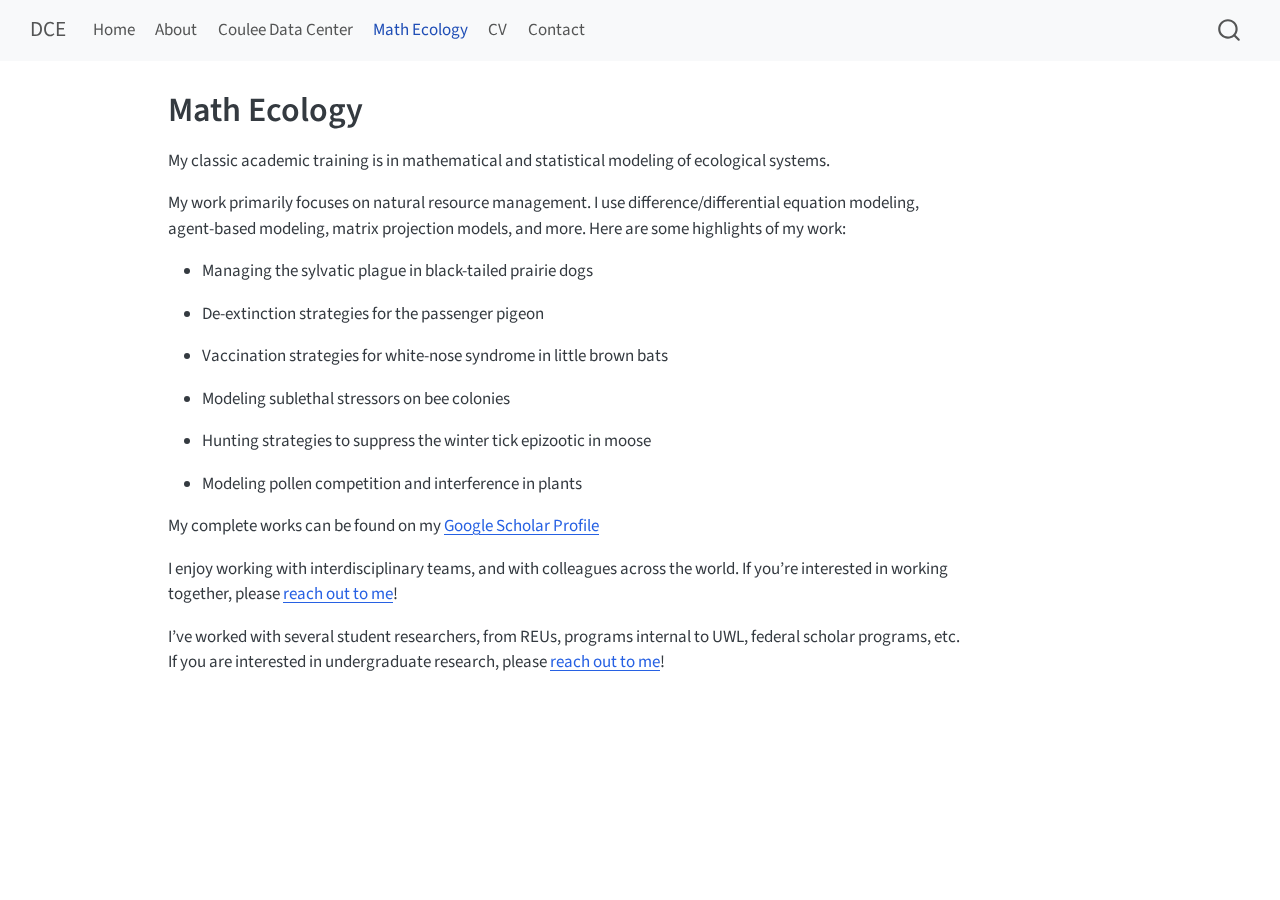
<file: _site/matheco.html>
<!DOCTYPE html>
<html xmlns="http://www.w3.org/1999/xhtml" lang="en" xml:lang="en"><head>

<meta charset="utf-8">
<meta name="generator" content="quarto-1.6.39">

<meta name="viewport" content="width=device-width, initial-scale=1.0, user-scalable=yes">


<title>Math Ecology – DCE</title>
<style>
code{white-space: pre-wrap;}
span.smallcaps{font-variant: small-caps;}
div.columns{display: flex; gap: min(4vw, 1.5em);}
div.column{flex: auto; overflow-x: auto;}
div.hanging-indent{margin-left: 1.5em; text-indent: -1.5em;}
ul.task-list{list-style: none;}
ul.task-list li input[type="checkbox"] {
  width: 0.8em;
  margin: 0 0.8em 0.2em -1em; /* quarto-specific, see https://github.com/quarto-dev/quarto-cli/issues/4556 */ 
  vertical-align: middle;
}
</style>


<script src="site_libs/quarto-nav/quarto-nav.js"></script>
<script src="site_libs/quarto-nav/headroom.min.js"></script>
<script src="site_libs/clipboard/clipboard.min.js"></script>
<script src="site_libs/quarto-search/autocomplete.umd.js"></script>
<script src="site_libs/quarto-search/fuse.min.js"></script>
<script src="site_libs/quarto-search/quarto-search.js"></script>
<meta name="quarto:offset" content="./">
<script src="site_libs/quarto-html/quarto.js"></script>
<script src="site_libs/quarto-html/popper.min.js"></script>
<script src="site_libs/quarto-html/tippy.umd.min.js"></script>
<script src="site_libs/quarto-html/anchor.min.js"></script>
<link href="site_libs/quarto-html/tippy.css" rel="stylesheet">
<link href="site_libs/quarto-html/quarto-syntax-highlighting-e26003cea8cd680ca0c55a263523d882.css" rel="stylesheet" id="quarto-text-highlighting-styles">
<script src="site_libs/bootstrap/bootstrap.min.js"></script>
<link href="site_libs/bootstrap/bootstrap-icons.css" rel="stylesheet">
<link href="site_libs/bootstrap/bootstrap-ddd961a2510921635943dfbbd19534c4.min.css" rel="stylesheet" append-hash="true" id="quarto-bootstrap" data-mode="light">
<script id="quarto-search-options" type="application/json">{
  "location": "navbar",
  "copy-button": false,
  "collapse-after": 3,
  "panel-placement": "end",
  "type": "overlay",
  "limit": 50,
  "keyboard-shortcut": [
    "f",
    "/",
    "s"
  ],
  "show-item-context": false,
  "language": {
    "search-no-results-text": "No results",
    "search-matching-documents-text": "matching documents",
    "search-copy-link-title": "Copy link to search",
    "search-hide-matches-text": "Hide additional matches",
    "search-more-match-text": "more match in this document",
    "search-more-matches-text": "more matches in this document",
    "search-clear-button-title": "Clear",
    "search-text-placeholder": "",
    "search-detached-cancel-button-title": "Cancel",
    "search-submit-button-title": "Submit",
    "search-label": "Search"
  }
}</script>


<link rel="stylesheet" href="styles.css">
</head>

<body class="nav-fixed">

<div id="quarto-search-results"></div>
  <header id="quarto-header" class="headroom fixed-top">
    <nav class="navbar navbar-expand-lg " data-bs-theme="dark">
      <div class="navbar-container container-fluid">
      <div class="navbar-brand-container mx-auto">
    <a class="navbar-brand" href="./index.html">
    <span class="navbar-title">DCE</span>
    </a>
  </div>
            <div id="quarto-search" class="" title="Search"></div>
          <button class="navbar-toggler" type="button" data-bs-toggle="collapse" data-bs-target="#navbarCollapse" aria-controls="navbarCollapse" role="menu" aria-expanded="false" aria-label="Toggle navigation" onclick="if (window.quartoToggleHeadroom) { window.quartoToggleHeadroom(); }">
  <span class="navbar-toggler-icon"></span>
</button>
          <div class="collapse navbar-collapse" id="navbarCollapse">
            <ul class="navbar-nav navbar-nav-scroll me-auto">
  <li class="nav-item">
    <a class="nav-link" href="./index.html"> 
<span class="menu-text">Home</span></a>
  </li>  
  <li class="nav-item">
    <a class="nav-link" href="./about.html"> 
<span class="menu-text">About</span></a>
  </li>  
  <li class="nav-item">
    <a class="nav-link" href="./cdc.html"> 
<span class="menu-text">Coulee Data Center</span></a>
  </li>  
  <li class="nav-item">
    <a class="nav-link active" href="./matheco.html" aria-current="page"> 
<span class="menu-text">Math Ecology</span></a>
  </li>  
  <li class="nav-item">
    <a class="nav-link" href="./cv.html"> 
<span class="menu-text">CV</span></a>
  </li>  
  <li class="nav-item">
    <a class="nav-link" href="./contact.html"> 
<span class="menu-text">Contact</span></a>
  </li>  
</ul>
          </div> <!-- /navcollapse -->
            <div class="quarto-navbar-tools">
</div>
      </div> <!-- /container-fluid -->
    </nav>
</header>
<!-- content -->
<div id="quarto-content" class="quarto-container page-columns page-rows-contents page-layout-article page-navbar">
<!-- sidebar -->
<!-- margin-sidebar -->
    <div id="quarto-margin-sidebar" class="sidebar margin-sidebar zindex-bottom">
        
    </div>
<!-- main -->
<main class="content" id="quarto-document-content">

<header id="title-block-header" class="quarto-title-block default">
<div class="quarto-title">
<h1 class="title">Math Ecology</h1>
</div>



<div class="quarto-title-meta">

    
  
    
  </div>
  


</header>


<p>My classic academic training is in mathematical and statistical modeling of ecological systems.</p>
<p>My work primarily focuses on natural resource management. I use difference/differential equation modeling, agent-based modeling, matrix projection models, and more. Here are some highlights of my work:</p>
<ul>
<li><p>Managing the sylvatic plague in black-tailed prairie dogs</p></li>
<li><p>De-extinction strategies for the passenger pigeon</p></li>
<li><p>Vaccination strategies for white-nose syndrome in little brown bats</p></li>
<li><p>Modeling sublethal stressors on bee colonies</p></li>
<li><p>Hunting strategies to suppress the winter tick epizootic in moose</p></li>
<li><p>Modeling pollen competition and interference in plants</p></li>
</ul>
<p>My complete works can be found on my <a href="https://scholar.google.com/citations?hl=en&amp;user=9VeQbUMAAAAJ&amp;scilu=&amp;scisig=APQ9KKMAAAAAZ55TyEn8RHVfm838E9n3fkcsnRw&amp;gmla=AGd7smF--gqCceTrFNlXDwaG445uNJf0IddERjOaQO7WH1lQVlg721bbHRVumQ0DnXrQZzHSYkaCcuRyLrIxJE1Ejck2MBzxh-rugA2lOm4&amp;sciund=7843630331657514982">Google Scholar Profile</a></p>
<p>I enjoy working with interdisciplinary teams, and with colleagues across the world. If you’re interested in working together, please <a href="./contact.html">reach out to me</a>!</p>
<p>I’ve worked with several student researchers, from REUs, programs internal to UWL, federal scholar programs, etc. If you are interested in undergraduate research, please <a href="./contact.html">reach out to me</a>!</p>



</main> <!-- /main -->
<script id="quarto-html-after-body" type="application/javascript">
window.document.addEventListener("DOMContentLoaded", function (event) {
  const toggleBodyColorMode = (bsSheetEl) => {
    const mode = bsSheetEl.getAttribute("data-mode");
    const bodyEl = window.document.querySelector("body");
    if (mode === "dark") {
      bodyEl.classList.add("quarto-dark");
      bodyEl.classList.remove("quarto-light");
    } else {
      bodyEl.classList.add("quarto-light");
      bodyEl.classList.remove("quarto-dark");
    }
  }
  const toggleBodyColorPrimary = () => {
    const bsSheetEl = window.document.querySelector("link#quarto-bootstrap");
    if (bsSheetEl) {
      toggleBodyColorMode(bsSheetEl);
    }
  }
  toggleBodyColorPrimary();  
  const icon = "";
  const anchorJS = new window.AnchorJS();
  anchorJS.options = {
    placement: 'right',
    icon: icon
  };
  anchorJS.add('.anchored');
  const isCodeAnnotation = (el) => {
    for (const clz of el.classList) {
      if (clz.startsWith('code-annotation-')) {                     
        return true;
      }
    }
    return false;
  }
  const onCopySuccess = function(e) {
    // button target
    const button = e.trigger;
    // don't keep focus
    button.blur();
    // flash "checked"
    button.classList.add('code-copy-button-checked');
    var currentTitle = button.getAttribute("title");
    button.setAttribute("title", "Copied!");
    let tooltip;
    if (window.bootstrap) {
      button.setAttribute("data-bs-toggle", "tooltip");
      button.setAttribute("data-bs-placement", "left");
      button.setAttribute("data-bs-title", "Copied!");
      tooltip = new bootstrap.Tooltip(button, 
        { trigger: "manual", 
          customClass: "code-copy-button-tooltip",
          offset: [0, -8]});
      tooltip.show();    
    }
    setTimeout(function() {
      if (tooltip) {
        tooltip.hide();
        button.removeAttribute("data-bs-title");
        button.removeAttribute("data-bs-toggle");
        button.removeAttribute("data-bs-placement");
      }
      button.setAttribute("title", currentTitle);
      button.classList.remove('code-copy-button-checked');
    }, 1000);
    // clear code selection
    e.clearSelection();
  }
  const getTextToCopy = function(trigger) {
      const codeEl = trigger.previousElementSibling.cloneNode(true);
      for (const childEl of codeEl.children) {
        if (isCodeAnnotation(childEl)) {
          childEl.remove();
        }
      }
      return codeEl.innerText;
  }
  const clipboard = new window.ClipboardJS('.code-copy-button:not([data-in-quarto-modal])', {
    text: getTextToCopy
  });
  clipboard.on('success', onCopySuccess);
  if (window.document.getElementById('quarto-embedded-source-code-modal')) {
    const clipboardModal = new window.ClipboardJS('.code-copy-button[data-in-quarto-modal]', {
      text: getTextToCopy,
      container: window.document.getElementById('quarto-embedded-source-code-modal')
    });
    clipboardModal.on('success', onCopySuccess);
  }
    var localhostRegex = new RegExp(/^(?:http|https):\/\/localhost\:?[0-9]*\//);
    var mailtoRegex = new RegExp(/^mailto:/);
      var filterRegex = new RegExp('/' + window.location.host + '/');
    var isInternal = (href) => {
        return filterRegex.test(href) || localhostRegex.test(href) || mailtoRegex.test(href);
    }
    // Inspect non-navigation links and adorn them if external
 	var links = window.document.querySelectorAll('a[href]:not(.nav-link):not(.navbar-brand):not(.toc-action):not(.sidebar-link):not(.sidebar-item-toggle):not(.pagination-link):not(.no-external):not([aria-hidden]):not(.dropdown-item):not(.quarto-navigation-tool):not(.about-link)');
    for (var i=0; i<links.length; i++) {
      const link = links[i];
      if (!isInternal(link.href)) {
        // undo the damage that might have been done by quarto-nav.js in the case of
        // links that we want to consider external
        if (link.dataset.originalHref !== undefined) {
          link.href = link.dataset.originalHref;
        }
      }
    }
  function tippyHover(el, contentFn, onTriggerFn, onUntriggerFn) {
    const config = {
      allowHTML: true,
      maxWidth: 500,
      delay: 100,
      arrow: false,
      appendTo: function(el) {
          return el.parentElement;
      },
      interactive: true,
      interactiveBorder: 10,
      theme: 'quarto',
      placement: 'bottom-start',
    };
    if (contentFn) {
      config.content = contentFn;
    }
    if (onTriggerFn) {
      config.onTrigger = onTriggerFn;
    }
    if (onUntriggerFn) {
      config.onUntrigger = onUntriggerFn;
    }
    window.tippy(el, config); 
  }
  const noterefs = window.document.querySelectorAll('a[role="doc-noteref"]');
  for (var i=0; i<noterefs.length; i++) {
    const ref = noterefs[i];
    tippyHover(ref, function() {
      // use id or data attribute instead here
      let href = ref.getAttribute('data-footnote-href') || ref.getAttribute('href');
      try { href = new URL(href).hash; } catch {}
      const id = href.replace(/^#\/?/, "");
      const note = window.document.getElementById(id);
      if (note) {
        return note.innerHTML;
      } else {
        return "";
      }
    });
  }
  const xrefs = window.document.querySelectorAll('a.quarto-xref');
  const processXRef = (id, note) => {
    // Strip column container classes
    const stripColumnClz = (el) => {
      el.classList.remove("page-full", "page-columns");
      if (el.children) {
        for (const child of el.children) {
          stripColumnClz(child);
        }
      }
    }
    stripColumnClz(note)
    if (id === null || id.startsWith('sec-')) {
      // Special case sections, only their first couple elements
      const container = document.createElement("div");
      if (note.children && note.children.length > 2) {
        container.appendChild(note.children[0].cloneNode(true));
        for (let i = 1; i < note.children.length; i++) {
          const child = note.children[i];
          if (child.tagName === "P" && child.innerText === "") {
            continue;
          } else {
            container.appendChild(child.cloneNode(true));
            break;
          }
        }
        if (window.Quarto?.typesetMath) {
          window.Quarto.typesetMath(container);
        }
        return container.innerHTML
      } else {
        if (window.Quarto?.typesetMath) {
          window.Quarto.typesetMath(note);
        }
        return note.innerHTML;
      }
    } else {
      // Remove any anchor links if they are present
      const anchorLink = note.querySelector('a.anchorjs-link');
      if (anchorLink) {
        anchorLink.remove();
      }
      if (window.Quarto?.typesetMath) {
        window.Quarto.typesetMath(note);
      }
      if (note.classList.contains("callout")) {
        return note.outerHTML;
      } else {
        return note.innerHTML;
      }
    }
  }
  for (var i=0; i<xrefs.length; i++) {
    const xref = xrefs[i];
    tippyHover(xref, undefined, function(instance) {
      instance.disable();
      let url = xref.getAttribute('href');
      let hash = undefined; 
      if (url.startsWith('#')) {
        hash = url;
      } else {
        try { hash = new URL(url).hash; } catch {}
      }
      if (hash) {
        const id = hash.replace(/^#\/?/, "");
        const note = window.document.getElementById(id);
        if (note !== null) {
          try {
            const html = processXRef(id, note.cloneNode(true));
            instance.setContent(html);
          } finally {
            instance.enable();
            instance.show();
          }
        } else {
          // See if we can fetch this
          fetch(url.split('#')[0])
          .then(res => res.text())
          .then(html => {
            const parser = new DOMParser();
            const htmlDoc = parser.parseFromString(html, "text/html");
            const note = htmlDoc.getElementById(id);
            if (note !== null) {
              const html = processXRef(id, note);
              instance.setContent(html);
            } 
          }).finally(() => {
            instance.enable();
            instance.show();
          });
        }
      } else {
        // See if we can fetch a full url (with no hash to target)
        // This is a special case and we should probably do some content thinning / targeting
        fetch(url)
        .then(res => res.text())
        .then(html => {
          const parser = new DOMParser();
          const htmlDoc = parser.parseFromString(html, "text/html");
          const note = htmlDoc.querySelector('main.content');
          if (note !== null) {
            // This should only happen for chapter cross references
            // (since there is no id in the URL)
            // remove the first header
            if (note.children.length > 0 && note.children[0].tagName === "HEADER") {
              note.children[0].remove();
            }
            const html = processXRef(null, note);
            instance.setContent(html);
          } 
        }).finally(() => {
          instance.enable();
          instance.show();
        });
      }
    }, function(instance) {
    });
  }
      let selectedAnnoteEl;
      const selectorForAnnotation = ( cell, annotation) => {
        let cellAttr = 'data-code-cell="' + cell + '"';
        let lineAttr = 'data-code-annotation="' +  annotation + '"';
        const selector = 'span[' + cellAttr + '][' + lineAttr + ']';
        return selector;
      }
      const selectCodeLines = (annoteEl) => {
        const doc = window.document;
        const targetCell = annoteEl.getAttribute("data-target-cell");
        const targetAnnotation = annoteEl.getAttribute("data-target-annotation");
        const annoteSpan = window.document.querySelector(selectorForAnnotation(targetCell, targetAnnotation));
        const lines = annoteSpan.getAttribute("data-code-lines").split(",");
        const lineIds = lines.map((line) => {
          return targetCell + "-" + line;
        })
        let top = null;
        let height = null;
        let parent = null;
        if (lineIds.length > 0) {
            //compute the position of the single el (top and bottom and make a div)
            const el = window.document.getElementById(lineIds[0]);
            top = el.offsetTop;
            height = el.offsetHeight;
            parent = el.parentElement.parentElement;
          if (lineIds.length > 1) {
            const lastEl = window.document.getElementById(lineIds[lineIds.length - 1]);
            const bottom = lastEl.offsetTop + lastEl.offsetHeight;
            height = bottom - top;
          }
          if (top !== null && height !== null && parent !== null) {
            // cook up a div (if necessary) and position it 
            let div = window.document.getElementById("code-annotation-line-highlight");
            if (div === null) {
              div = window.document.createElement("div");
              div.setAttribute("id", "code-annotation-line-highlight");
              div.style.position = 'absolute';
              parent.appendChild(div);
            }
            div.style.top = top - 2 + "px";
            div.style.height = height + 4 + "px";
            div.style.left = 0;
            let gutterDiv = window.document.getElementById("code-annotation-line-highlight-gutter");
            if (gutterDiv === null) {
              gutterDiv = window.document.createElement("div");
              gutterDiv.setAttribute("id", "code-annotation-line-highlight-gutter");
              gutterDiv.style.position = 'absolute';
              const codeCell = window.document.getElementById(targetCell);
              const gutter = codeCell.querySelector('.code-annotation-gutter');
              gutter.appendChild(gutterDiv);
            }
            gutterDiv.style.top = top - 2 + "px";
            gutterDiv.style.height = height + 4 + "px";
          }
          selectedAnnoteEl = annoteEl;
        }
      };
      const unselectCodeLines = () => {
        const elementsIds = ["code-annotation-line-highlight", "code-annotation-line-highlight-gutter"];
        elementsIds.forEach((elId) => {
          const div = window.document.getElementById(elId);
          if (div) {
            div.remove();
          }
        });
        selectedAnnoteEl = undefined;
      };
        // Handle positioning of the toggle
    window.addEventListener(
      "resize",
      throttle(() => {
        elRect = undefined;
        if (selectedAnnoteEl) {
          selectCodeLines(selectedAnnoteEl);
        }
      }, 10)
    );
    function throttle(fn, ms) {
    let throttle = false;
    let timer;
      return (...args) => {
        if(!throttle) { // first call gets through
            fn.apply(this, args);
            throttle = true;
        } else { // all the others get throttled
            if(timer) clearTimeout(timer); // cancel #2
            timer = setTimeout(() => {
              fn.apply(this, args);
              timer = throttle = false;
            }, ms);
        }
      };
    }
      // Attach click handler to the DT
      const annoteDls = window.document.querySelectorAll('dt[data-target-cell]');
      for (const annoteDlNode of annoteDls) {
        annoteDlNode.addEventListener('click', (event) => {
          const clickedEl = event.target;
          if (clickedEl !== selectedAnnoteEl) {
            unselectCodeLines();
            const activeEl = window.document.querySelector('dt[data-target-cell].code-annotation-active');
            if (activeEl) {
              activeEl.classList.remove('code-annotation-active');
            }
            selectCodeLines(clickedEl);
            clickedEl.classList.add('code-annotation-active');
          } else {
            // Unselect the line
            unselectCodeLines();
            clickedEl.classList.remove('code-annotation-active');
          }
        });
      }
  const findCites = (el) => {
    const parentEl = el.parentElement;
    if (parentEl) {
      const cites = parentEl.dataset.cites;
      if (cites) {
        return {
          el,
          cites: cites.split(' ')
        };
      } else {
        return findCites(el.parentElement)
      }
    } else {
      return undefined;
    }
  };
  var bibliorefs = window.document.querySelectorAll('a[role="doc-biblioref"]');
  for (var i=0; i<bibliorefs.length; i++) {
    const ref = bibliorefs[i];
    const citeInfo = findCites(ref);
    if (citeInfo) {
      tippyHover(citeInfo.el, function() {
        var popup = window.document.createElement('div');
        citeInfo.cites.forEach(function(cite) {
          var citeDiv = window.document.createElement('div');
          citeDiv.classList.add('hanging-indent');
          citeDiv.classList.add('csl-entry');
          var biblioDiv = window.document.getElementById('ref-' + cite);
          if (biblioDiv) {
            citeDiv.innerHTML = biblioDiv.innerHTML;
          }
          popup.appendChild(citeDiv);
        });
        return popup.innerHTML;
      });
    }
  }
});
</script>
</div> <!-- /content -->




</body></html>
</file>
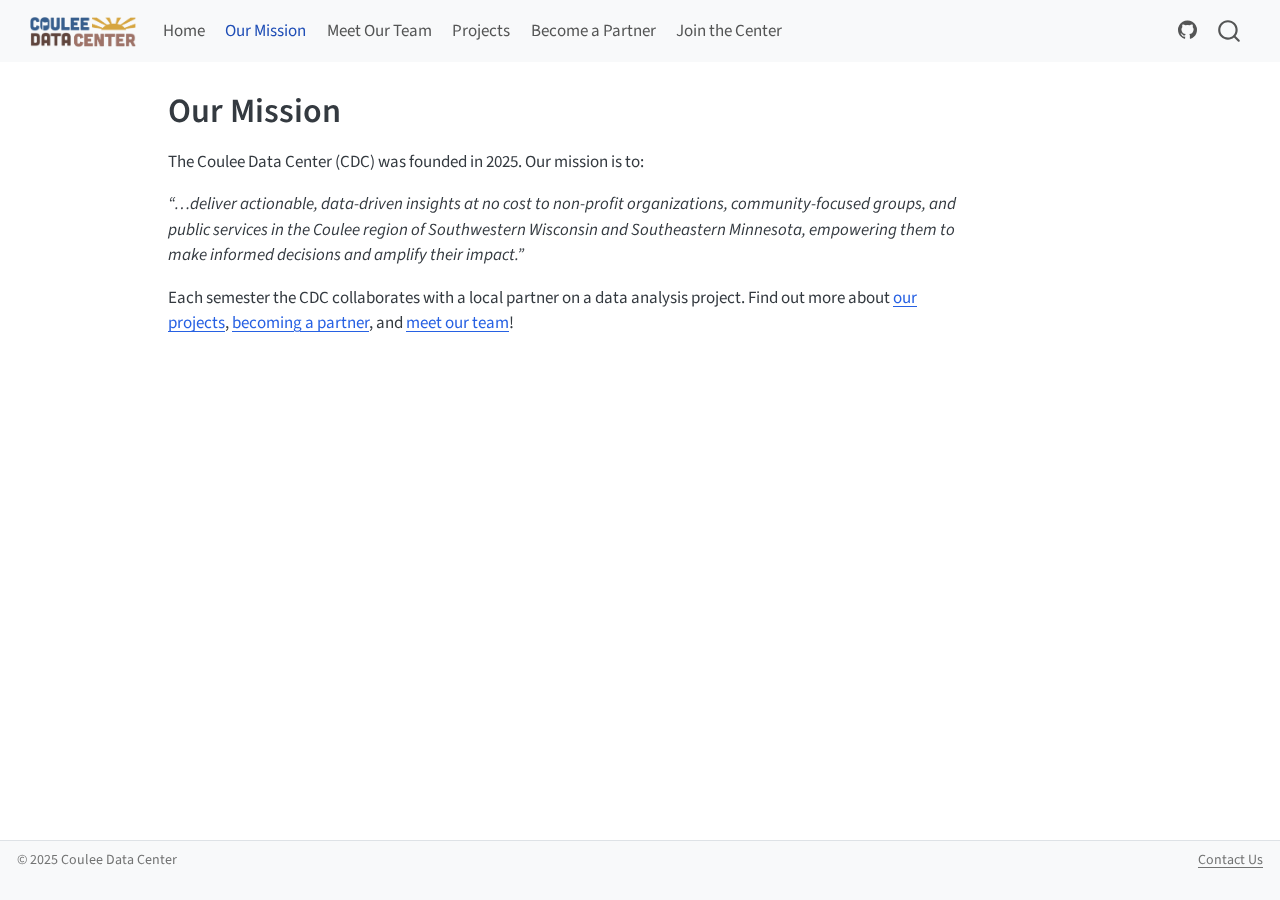
<file: docs/about.html>
<!DOCTYPE html>
<html xmlns="http://www.w3.org/1999/xhtml" lang="en" xml:lang="en"><head>

<meta charset="utf-8">
<meta name="generator" content="quarto-1.6.39">

<meta name="viewport" content="width=device-width, initial-scale=1.0, user-scalable=yes">


<title>Our Mission – </title>
<style>
code{white-space: pre-wrap;}
span.smallcaps{font-variant: small-caps;}
div.columns{display: flex; gap: min(4vw, 1.5em);}
div.column{flex: auto; overflow-x: auto;}
div.hanging-indent{margin-left: 1.5em; text-indent: -1.5em;}
ul.task-list{list-style: none;}
ul.task-list li input[type="checkbox"] {
  width: 0.8em;
  margin: 0 0.8em 0.2em -1em; /* quarto-specific, see https://github.com/quarto-dev/quarto-cli/issues/4556 */ 
  vertical-align: middle;
}
</style>


<script src="site_libs/quarto-nav/quarto-nav.js"></script>
<script src="site_libs/quarto-nav/headroom.min.js"></script>
<script src="site_libs/clipboard/clipboard.min.js"></script>
<script src="site_libs/quarto-search/autocomplete.umd.js"></script>
<script src="site_libs/quarto-search/fuse.min.js"></script>
<script src="site_libs/quarto-search/quarto-search.js"></script>
<meta name="quarto:offset" content="./">
<script src="site_libs/quarto-html/quarto.js"></script>
<script src="site_libs/quarto-html/popper.min.js"></script>
<script src="site_libs/quarto-html/tippy.umd.min.js"></script>
<script src="site_libs/quarto-html/anchor.min.js"></script>
<link href="site_libs/quarto-html/tippy.css" rel="stylesheet">
<link href="site_libs/quarto-html/quarto-syntax-highlighting-e26003cea8cd680ca0c55a263523d882.css" rel="stylesheet" id="quarto-text-highlighting-styles">
<script src="site_libs/bootstrap/bootstrap.min.js"></script>
<link href="site_libs/bootstrap/bootstrap-icons.css" rel="stylesheet">
<link href="site_libs/bootstrap/bootstrap-b93ab008ee454b0f20ae4f48e4fb7875.min.css" rel="stylesheet" append-hash="true" id="quarto-bootstrap" data-mode="light">
<script id="quarto-search-options" type="application/json">{
  "location": "navbar",
  "copy-button": false,
  "collapse-after": 3,
  "panel-placement": "end",
  "type": "overlay",
  "limit": 50,
  "keyboard-shortcut": [
    "f",
    "/",
    "s"
  ],
  "show-item-context": false,
  "language": {
    "search-no-results-text": "No results",
    "search-matching-documents-text": "matching documents",
    "search-copy-link-title": "Copy link to search",
    "search-hide-matches-text": "Hide additional matches",
    "search-more-match-text": "more match in this document",
    "search-more-matches-text": "more matches in this document",
    "search-clear-button-title": "Clear",
    "search-text-placeholder": "",
    "search-detached-cancel-button-title": "Cancel",
    "search-submit-button-title": "Submit",
    "search-label": "Search"
  }
}</script>


<link rel="stylesheet" href="styles.css">
</head>

<body class="nav-fixed">

<div id="quarto-search-results"></div>
  <header id="quarto-header" class="headroom fixed-top">
    <nav class="navbar navbar-expand-lg " data-bs-theme="dark">
      <div class="navbar-container container-fluid">
      <div class="navbar-brand-container mx-auto">
    <a class="navbar-brand" href="./index.html">
    <span class="navbar-title"><img src="_images/banner_logo.png" alt="CDC Logo" style="height: 30px;"></span>
    </a>
  </div>
            <div id="quarto-search" class="" title="Search"></div>
          <button class="navbar-toggler" type="button" data-bs-toggle="collapse" data-bs-target="#navbarCollapse" aria-controls="navbarCollapse" role="menu" aria-expanded="false" aria-label="Toggle navigation" onclick="if (window.quartoToggleHeadroom) { window.quartoToggleHeadroom(); }">
  <span class="navbar-toggler-icon"></span>
</button>
          <div class="collapse navbar-collapse" id="navbarCollapse">
            <ul class="navbar-nav navbar-nav-scroll me-auto">
  <li class="nav-item">
    <a class="nav-link" href="./index.html"> 
<span class="menu-text">Home</span></a>
  </li>  
  <li class="nav-item">
    <a class="nav-link active" href="./about.html" aria-current="page"> 
<span class="menu-text">Our Mission</span></a>
  </li>  
  <li class="nav-item">
    <a class="nav-link" href="./meet_our_team.html"> 
<span class="menu-text">Meet Our Team</span></a>
  </li>  
  <li class="nav-item">
    <a class="nav-link" href="./projects.html"> 
<span class="menu-text">Projects</span></a>
  </li>  
  <li class="nav-item">
    <a class="nav-link" href="./become_a_partner.html"> 
<span class="menu-text">Become a Partner</span></a>
  </li>  
  <li class="nav-item">
    <a class="nav-link" href="./join_the_center.html"> 
<span class="menu-text">Join the Center</span></a>
  </li>  
</ul>
            <ul class="navbar-nav navbar-nav-scroll ms-auto">
  <li class="nav-item compact">
    <a class="nav-link" href="https://github.com/Coulee-Data-Center/"> <i class="bi bi-github" role="img">
</i> 
<span class="menu-text"></span></a>
  </li>  
</ul>
          </div> <!-- /navcollapse -->
            <div class="quarto-navbar-tools">
</div>
      </div> <!-- /container-fluid -->
    </nav>
</header>
<!-- content -->
<div id="quarto-content" class="quarto-container page-columns page-rows-contents page-layout-article page-navbar">
<!-- sidebar -->
<!-- margin-sidebar -->
    <div id="quarto-margin-sidebar" class="sidebar margin-sidebar zindex-bottom">
        
    </div>
<!-- main -->
<main class="content" id="quarto-document-content">

<header id="title-block-header" class="quarto-title-block default">
<div class="quarto-title">
<h1 class="title">Our Mission</h1>
</div>



<div class="quarto-title-meta">

    
  
    
  </div>
  


</header>


<p>The Coulee Data Center (CDC) was founded in 2025. Our mission is to:</p>
<p><em>“…deliver actionable, data-driven insights at no cost to non-profit organizations, community-focused groups, and public services in the Coulee region of Southwestern Wisconsin and Southeastern Minnesota, empowering them to make informed decisions and amplify their impact.”</em></p>
<p>Each semester the CDC collaborates with a local partner on a data analysis project. Find out more about <a href="./projects.html">our projects</a>, <a href="./become_a_partner.html">becoming a partner</a>, and <a href="./meet_our_team.html">meet our team</a>!</p>



</main> <!-- /main -->
<script id="quarto-html-after-body" type="application/javascript">
window.document.addEventListener("DOMContentLoaded", function (event) {
  const toggleBodyColorMode = (bsSheetEl) => {
    const mode = bsSheetEl.getAttribute("data-mode");
    const bodyEl = window.document.querySelector("body");
    if (mode === "dark") {
      bodyEl.classList.add("quarto-dark");
      bodyEl.classList.remove("quarto-light");
    } else {
      bodyEl.classList.add("quarto-light");
      bodyEl.classList.remove("quarto-dark");
    }
  }
  const toggleBodyColorPrimary = () => {
    const bsSheetEl = window.document.querySelector("link#quarto-bootstrap");
    if (bsSheetEl) {
      toggleBodyColorMode(bsSheetEl);
    }
  }
  toggleBodyColorPrimary();  
  const icon = "";
  const anchorJS = new window.AnchorJS();
  anchorJS.options = {
    placement: 'right',
    icon: icon
  };
  anchorJS.add('.anchored');
  const isCodeAnnotation = (el) => {
    for (const clz of el.classList) {
      if (clz.startsWith('code-annotation-')) {                     
        return true;
      }
    }
    return false;
  }
  const onCopySuccess = function(e) {
    // button target
    const button = e.trigger;
    // don't keep focus
    button.blur();
    // flash "checked"
    button.classList.add('code-copy-button-checked');
    var currentTitle = button.getAttribute("title");
    button.setAttribute("title", "Copied!");
    let tooltip;
    if (window.bootstrap) {
      button.setAttribute("data-bs-toggle", "tooltip");
      button.setAttribute("data-bs-placement", "left");
      button.setAttribute("data-bs-title", "Copied!");
      tooltip = new bootstrap.Tooltip(button, 
        { trigger: "manual", 
          customClass: "code-copy-button-tooltip",
          offset: [0, -8]});
      tooltip.show();    
    }
    setTimeout(function() {
      if (tooltip) {
        tooltip.hide();
        button.removeAttribute("data-bs-title");
        button.removeAttribute("data-bs-toggle");
        button.removeAttribute("data-bs-placement");
      }
      button.setAttribute("title", currentTitle);
      button.classList.remove('code-copy-button-checked');
    }, 1000);
    // clear code selection
    e.clearSelection();
  }
  const getTextToCopy = function(trigger) {
      const codeEl = trigger.previousElementSibling.cloneNode(true);
      for (const childEl of codeEl.children) {
        if (isCodeAnnotation(childEl)) {
          childEl.remove();
        }
      }
      return codeEl.innerText;
  }
  const clipboard = new window.ClipboardJS('.code-copy-button:not([data-in-quarto-modal])', {
    text: getTextToCopy
  });
  clipboard.on('success', onCopySuccess);
  if (window.document.getElementById('quarto-embedded-source-code-modal')) {
    const clipboardModal = new window.ClipboardJS('.code-copy-button[data-in-quarto-modal]', {
      text: getTextToCopy,
      container: window.document.getElementById('quarto-embedded-source-code-modal')
    });
    clipboardModal.on('success', onCopySuccess);
  }
    var localhostRegex = new RegExp(/^(?:http|https):\/\/localhost\:?[0-9]*\//);
    var mailtoRegex = new RegExp(/^mailto:/);
      var filterRegex = new RegExp('/' + window.location.host + '/');
    var isInternal = (href) => {
        return filterRegex.test(href) || localhostRegex.test(href) || mailtoRegex.test(href);
    }
    // Inspect non-navigation links and adorn them if external
 	var links = window.document.querySelectorAll('a[href]:not(.nav-link):not(.navbar-brand):not(.toc-action):not(.sidebar-link):not(.sidebar-item-toggle):not(.pagination-link):not(.no-external):not([aria-hidden]):not(.dropdown-item):not(.quarto-navigation-tool):not(.about-link)');
    for (var i=0; i<links.length; i++) {
      const link = links[i];
      if (!isInternal(link.href)) {
        // undo the damage that might have been done by quarto-nav.js in the case of
        // links that we want to consider external
        if (link.dataset.originalHref !== undefined) {
          link.href = link.dataset.originalHref;
        }
      }
    }
  function tippyHover(el, contentFn, onTriggerFn, onUntriggerFn) {
    const config = {
      allowHTML: true,
      maxWidth: 500,
      delay: 100,
      arrow: false,
      appendTo: function(el) {
          return el.parentElement;
      },
      interactive: true,
      interactiveBorder: 10,
      theme: 'quarto',
      placement: 'bottom-start',
    };
    if (contentFn) {
      config.content = contentFn;
    }
    if (onTriggerFn) {
      config.onTrigger = onTriggerFn;
    }
    if (onUntriggerFn) {
      config.onUntrigger = onUntriggerFn;
    }
    window.tippy(el, config); 
  }
  const noterefs = window.document.querySelectorAll('a[role="doc-noteref"]');
  for (var i=0; i<noterefs.length; i++) {
    const ref = noterefs[i];
    tippyHover(ref, function() {
      // use id or data attribute instead here
      let href = ref.getAttribute('data-footnote-href') || ref.getAttribute('href');
      try { href = new URL(href).hash; } catch {}
      const id = href.replace(/^#\/?/, "");
      const note = window.document.getElementById(id);
      if (note) {
        return note.innerHTML;
      } else {
        return "";
      }
    });
  }
  const xrefs = window.document.querySelectorAll('a.quarto-xref');
  const processXRef = (id, note) => {
    // Strip column container classes
    const stripColumnClz = (el) => {
      el.classList.remove("page-full", "page-columns");
      if (el.children) {
        for (const child of el.children) {
          stripColumnClz(child);
        }
      }
    }
    stripColumnClz(note)
    if (id === null || id.startsWith('sec-')) {
      // Special case sections, only their first couple elements
      const container = document.createElement("div");
      if (note.children && note.children.length > 2) {
        container.appendChild(note.children[0].cloneNode(true));
        for (let i = 1; i < note.children.length; i++) {
          const child = note.children[i];
          if (child.tagName === "P" && child.innerText === "") {
            continue;
          } else {
            container.appendChild(child.cloneNode(true));
            break;
          }
        }
        if (window.Quarto?.typesetMath) {
          window.Quarto.typesetMath(container);
        }
        return container.innerHTML
      } else {
        if (window.Quarto?.typesetMath) {
          window.Quarto.typesetMath(note);
        }
        return note.innerHTML;
      }
    } else {
      // Remove any anchor links if they are present
      const anchorLink = note.querySelector('a.anchorjs-link');
      if (anchorLink) {
        anchorLink.remove();
      }
      if (window.Quarto?.typesetMath) {
        window.Quarto.typesetMath(note);
      }
      if (note.classList.contains("callout")) {
        return note.outerHTML;
      } else {
        return note.innerHTML;
      }
    }
  }
  for (var i=0; i<xrefs.length; i++) {
    const xref = xrefs[i];
    tippyHover(xref, undefined, function(instance) {
      instance.disable();
      let url = xref.getAttribute('href');
      let hash = undefined; 
      if (url.startsWith('#')) {
        hash = url;
      } else {
        try { hash = new URL(url).hash; } catch {}
      }
      if (hash) {
        const id = hash.replace(/^#\/?/, "");
        const note = window.document.getElementById(id);
        if (note !== null) {
          try {
            const html = processXRef(id, note.cloneNode(true));
            instance.setContent(html);
          } finally {
            instance.enable();
            instance.show();
          }
        } else {
          // See if we can fetch this
          fetch(url.split('#')[0])
          .then(res => res.text())
          .then(html => {
            const parser = new DOMParser();
            const htmlDoc = parser.parseFromString(html, "text/html");
            const note = htmlDoc.getElementById(id);
            if (note !== null) {
              const html = processXRef(id, note);
              instance.setContent(html);
            } 
          }).finally(() => {
            instance.enable();
            instance.show();
          });
        }
      } else {
        // See if we can fetch a full url (with no hash to target)
        // This is a special case and we should probably do some content thinning / targeting
        fetch(url)
        .then(res => res.text())
        .then(html => {
          const parser = new DOMParser();
          const htmlDoc = parser.parseFromString(html, "text/html");
          const note = htmlDoc.querySelector('main.content');
          if (note !== null) {
            // This should only happen for chapter cross references
            // (since there is no id in the URL)
            // remove the first header
            if (note.children.length > 0 && note.children[0].tagName === "HEADER") {
              note.children[0].remove();
            }
            const html = processXRef(null, note);
            instance.setContent(html);
          } 
        }).finally(() => {
          instance.enable();
          instance.show();
        });
      }
    }, function(instance) {
    });
  }
      let selectedAnnoteEl;
      const selectorForAnnotation = ( cell, annotation) => {
        let cellAttr = 'data-code-cell="' + cell + '"';
        let lineAttr = 'data-code-annotation="' +  annotation + '"';
        const selector = 'span[' + cellAttr + '][' + lineAttr + ']';
        return selector;
      }
      const selectCodeLines = (annoteEl) => {
        const doc = window.document;
        const targetCell = annoteEl.getAttribute("data-target-cell");
        const targetAnnotation = annoteEl.getAttribute("data-target-annotation");
        const annoteSpan = window.document.querySelector(selectorForAnnotation(targetCell, targetAnnotation));
        const lines = annoteSpan.getAttribute("data-code-lines").split(",");
        const lineIds = lines.map((line) => {
          return targetCell + "-" + line;
        })
        let top = null;
        let height = null;
        let parent = null;
        if (lineIds.length > 0) {
            //compute the position of the single el (top and bottom and make a div)
            const el = window.document.getElementById(lineIds[0]);
            top = el.offsetTop;
            height = el.offsetHeight;
            parent = el.parentElement.parentElement;
          if (lineIds.length > 1) {
            const lastEl = window.document.getElementById(lineIds[lineIds.length - 1]);
            const bottom = lastEl.offsetTop + lastEl.offsetHeight;
            height = bottom - top;
          }
          if (top !== null && height !== null && parent !== null) {
            // cook up a div (if necessary) and position it 
            let div = window.document.getElementById("code-annotation-line-highlight");
            if (div === null) {
              div = window.document.createElement("div");
              div.setAttribute("id", "code-annotation-line-highlight");
              div.style.position = 'absolute';
              parent.appendChild(div);
            }
            div.style.top = top - 2 + "px";
            div.style.height = height + 4 + "px";
            div.style.left = 0;
            let gutterDiv = window.document.getElementById("code-annotation-line-highlight-gutter");
            if (gutterDiv === null) {
              gutterDiv = window.document.createElement("div");
              gutterDiv.setAttribute("id", "code-annotation-line-highlight-gutter");
              gutterDiv.style.position = 'absolute';
              const codeCell = window.document.getElementById(targetCell);
              const gutter = codeCell.querySelector('.code-annotation-gutter');
              gutter.appendChild(gutterDiv);
            }
            gutterDiv.style.top = top - 2 + "px";
            gutterDiv.style.height = height + 4 + "px";
          }
          selectedAnnoteEl = annoteEl;
        }
      };
      const unselectCodeLines = () => {
        const elementsIds = ["code-annotation-line-highlight", "code-annotation-line-highlight-gutter"];
        elementsIds.forEach((elId) => {
          const div = window.document.getElementById(elId);
          if (div) {
            div.remove();
          }
        });
        selectedAnnoteEl = undefined;
      };
        // Handle positioning of the toggle
    window.addEventListener(
      "resize",
      throttle(() => {
        elRect = undefined;
        if (selectedAnnoteEl) {
          selectCodeLines(selectedAnnoteEl);
        }
      }, 10)
    );
    function throttle(fn, ms) {
    let throttle = false;
    let timer;
      return (...args) => {
        if(!throttle) { // first call gets through
            fn.apply(this, args);
            throttle = true;
        } else { // all the others get throttled
            if(timer) clearTimeout(timer); // cancel #2
            timer = setTimeout(() => {
              fn.apply(this, args);
              timer = throttle = false;
            }, ms);
        }
      };
    }
      // Attach click handler to the DT
      const annoteDls = window.document.querySelectorAll('dt[data-target-cell]');
      for (const annoteDlNode of annoteDls) {
        annoteDlNode.addEventListener('click', (event) => {
          const clickedEl = event.target;
          if (clickedEl !== selectedAnnoteEl) {
            unselectCodeLines();
            const activeEl = window.document.querySelector('dt[data-target-cell].code-annotation-active');
            if (activeEl) {
              activeEl.classList.remove('code-annotation-active');
            }
            selectCodeLines(clickedEl);
            clickedEl.classList.add('code-annotation-active');
          } else {
            // Unselect the line
            unselectCodeLines();
            clickedEl.classList.remove('code-annotation-active');
          }
        });
      }
  const findCites = (el) => {
    const parentEl = el.parentElement;
    if (parentEl) {
      const cites = parentEl.dataset.cites;
      if (cites) {
        return {
          el,
          cites: cites.split(' ')
        };
      } else {
        return findCites(el.parentElement)
      }
    } else {
      return undefined;
    }
  };
  var bibliorefs = window.document.querySelectorAll('a[role="doc-biblioref"]');
  for (var i=0; i<bibliorefs.length; i++) {
    const ref = bibliorefs[i];
    const citeInfo = findCites(ref);
    if (citeInfo) {
      tippyHover(citeInfo.el, function() {
        var popup = window.document.createElement('div');
        citeInfo.cites.forEach(function(cite) {
          var citeDiv = window.document.createElement('div');
          citeDiv.classList.add('hanging-indent');
          citeDiv.classList.add('csl-entry');
          var biblioDiv = window.document.getElementById('ref-' + cite);
          if (biblioDiv) {
            citeDiv.innerHTML = biblioDiv.innerHTML;
          }
          popup.appendChild(citeDiv);
        });
        return popup.innerHTML;
      });
    }
  }
});
</script>
</div> <!-- /content -->
<footer class="footer">
  <div class="nav-footer">
    <div class="nav-footer-left">
<p>© 2025 Coulee Data Center</p>
</div>   
    <div class="nav-footer-center">
      &nbsp;
    </div>
    <div class="nav-footer-right">
<p><a href="mailto:delzinga@uwlax.edu">Contact Us</a></p>
</div>
  </div>
</footer>




</body></html>
</file>
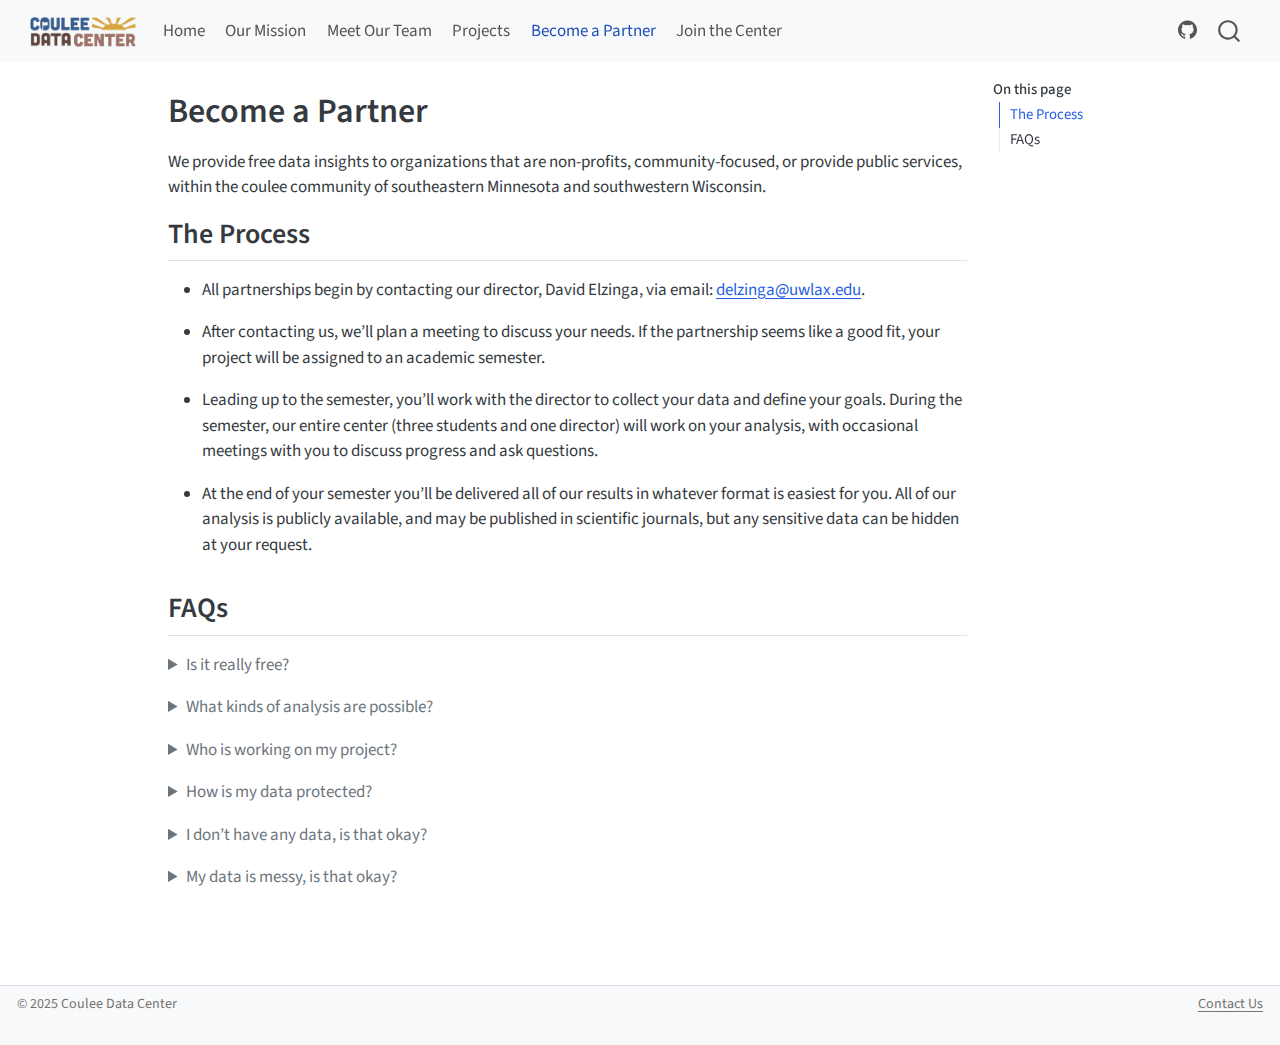
<file: docs/become_a_partner.html>
<!DOCTYPE html>
<html xmlns="http://www.w3.org/1999/xhtml" lang="en" xml:lang="en"><head>

<meta charset="utf-8">
<meta name="generator" content="quarto-1.6.39">

<meta name="viewport" content="width=device-width, initial-scale=1.0, user-scalable=yes">


<title>Become a Partner – </title>
<style>
code{white-space: pre-wrap;}
span.smallcaps{font-variant: small-caps;}
div.columns{display: flex; gap: min(4vw, 1.5em);}
div.column{flex: auto; overflow-x: auto;}
div.hanging-indent{margin-left: 1.5em; text-indent: -1.5em;}
ul.task-list{list-style: none;}
ul.task-list li input[type="checkbox"] {
  width: 0.8em;
  margin: 0 0.8em 0.2em -1em; /* quarto-specific, see https://github.com/quarto-dev/quarto-cli/issues/4556 */ 
  vertical-align: middle;
}
</style>


<script src="site_libs/quarto-nav/quarto-nav.js"></script>
<script src="site_libs/quarto-nav/headroom.min.js"></script>
<script src="site_libs/clipboard/clipboard.min.js"></script>
<script src="site_libs/quarto-search/autocomplete.umd.js"></script>
<script src="site_libs/quarto-search/fuse.min.js"></script>
<script src="site_libs/quarto-search/quarto-search.js"></script>
<meta name="quarto:offset" content="./">
<script src="site_libs/quarto-html/quarto.js"></script>
<script src="site_libs/quarto-html/popper.min.js"></script>
<script src="site_libs/quarto-html/tippy.umd.min.js"></script>
<script src="site_libs/quarto-html/anchor.min.js"></script>
<link href="site_libs/quarto-html/tippy.css" rel="stylesheet">
<link href="site_libs/quarto-html/quarto-syntax-highlighting-e26003cea8cd680ca0c55a263523d882.css" rel="stylesheet" id="quarto-text-highlighting-styles">
<script src="site_libs/bootstrap/bootstrap.min.js"></script>
<link href="site_libs/bootstrap/bootstrap-icons.css" rel="stylesheet">
<link href="site_libs/bootstrap/bootstrap-b93ab008ee454b0f20ae4f48e4fb7875.min.css" rel="stylesheet" append-hash="true" id="quarto-bootstrap" data-mode="light">
<script id="quarto-search-options" type="application/json">{
  "location": "navbar",
  "copy-button": false,
  "collapse-after": 3,
  "panel-placement": "end",
  "type": "overlay",
  "limit": 50,
  "keyboard-shortcut": [
    "f",
    "/",
    "s"
  ],
  "show-item-context": false,
  "language": {
    "search-no-results-text": "No results",
    "search-matching-documents-text": "matching documents",
    "search-copy-link-title": "Copy link to search",
    "search-hide-matches-text": "Hide additional matches",
    "search-more-match-text": "more match in this document",
    "search-more-matches-text": "more matches in this document",
    "search-clear-button-title": "Clear",
    "search-text-placeholder": "",
    "search-detached-cancel-button-title": "Cancel",
    "search-submit-button-title": "Submit",
    "search-label": "Search"
  }
}</script>


<link rel="stylesheet" href="styles.css">
</head>

<body class="nav-fixed">

<div id="quarto-search-results"></div>
  <header id="quarto-header" class="headroom fixed-top">
    <nav class="navbar navbar-expand-lg " data-bs-theme="dark">
      <div class="navbar-container container-fluid">
      <div class="navbar-brand-container mx-auto">
    <a class="navbar-brand" href="./index.html">
    <span class="navbar-title"><img src="_images/banner_logo.png" alt="CDC Logo" style="height: 30px;"></span>
    </a>
  </div>
            <div id="quarto-search" class="" title="Search"></div>
          <button class="navbar-toggler" type="button" data-bs-toggle="collapse" data-bs-target="#navbarCollapse" aria-controls="navbarCollapse" role="menu" aria-expanded="false" aria-label="Toggle navigation" onclick="if (window.quartoToggleHeadroom) { window.quartoToggleHeadroom(); }">
  <span class="navbar-toggler-icon"></span>
</button>
          <div class="collapse navbar-collapse" id="navbarCollapse">
            <ul class="navbar-nav navbar-nav-scroll me-auto">
  <li class="nav-item">
    <a class="nav-link" href="./index.html"> 
<span class="menu-text">Home</span></a>
  </li>  
  <li class="nav-item">
    <a class="nav-link" href="./about.html"> 
<span class="menu-text">Our Mission</span></a>
  </li>  
  <li class="nav-item">
    <a class="nav-link" href="./meet_our_team.html"> 
<span class="menu-text">Meet Our Team</span></a>
  </li>  
  <li class="nav-item">
    <a class="nav-link" href="./projects.html"> 
<span class="menu-text">Projects</span></a>
  </li>  
  <li class="nav-item">
    <a class="nav-link active" href="./become_a_partner.html" aria-current="page"> 
<span class="menu-text">Become a Partner</span></a>
  </li>  
  <li class="nav-item">
    <a class="nav-link" href="./join_the_center.html"> 
<span class="menu-text">Join the Center</span></a>
  </li>  
</ul>
            <ul class="navbar-nav navbar-nav-scroll ms-auto">
  <li class="nav-item compact">
    <a class="nav-link" href="https://github.com/Coulee-Data-Center/"> <i class="bi bi-github" role="img">
</i> 
<span class="menu-text"></span></a>
  </li>  
</ul>
          </div> <!-- /navcollapse -->
            <div class="quarto-navbar-tools">
</div>
      </div> <!-- /container-fluid -->
    </nav>
</header>
<!-- content -->
<div id="quarto-content" class="quarto-container page-columns page-rows-contents page-layout-article page-navbar">
<!-- sidebar -->
<!-- margin-sidebar -->
    <div id="quarto-margin-sidebar" class="sidebar margin-sidebar">
        <nav id="TOC" role="doc-toc" class="toc-active">
    <h2 id="toc-title">On this page</h2>
   
  <ul>
  <li><a href="#the-process" id="toc-the-process" class="nav-link active" data-scroll-target="#the-process">The Process</a></li>
  <li><a href="#faqs" id="toc-faqs" class="nav-link" data-scroll-target="#faqs">FAQs</a></li>
  </ul>
</nav>
    </div>
<!-- main -->
<main class="content" id="quarto-document-content">

<header id="title-block-header" class="quarto-title-block default">
<div class="quarto-title">
<h1 class="title">Become a Partner</h1>
</div>



<div class="quarto-title-meta">

    
  
    
  </div>
  


</header>


<p>We provide free data insights to organizations that are non-profits, community-focused, or provide public services, within the coulee community of southeastern Minnesota and southwestern Wisconsin.</p>
<section id="the-process" class="level2">
<h2 class="anchored" data-anchor-id="the-process">The Process</h2>
<ul>
<li><p>All partnerships begin by contacting our director, David Elzinga, via email: <a href="mailto:delzinga@uwlax.edu.com">delzinga@uwlax.edu</a>.</p></li>
<li><p>After contacting us, we’ll plan a meeting to discuss your needs. If the partnership seems like a good fit, your project will be assigned to an academic semester.</p></li>
<li><p>Leading up to the semester, you’ll work with the director to collect your data and define your goals. During the semester, our entire center (three students and one director) will work on your analysis, with occasional meetings with you to discuss progress and ask questions.</p></li>
<li><p>At the end of your semester you’ll be delivered all of our results in whatever format is easiest for you. All of our analysis is publicly available, and may be published in scientific journals, but any sensitive data can be hidden at your request.</p></li>
</ul>
</section>
<section id="faqs" class="level2">
<h2 class="anchored" data-anchor-id="faqs">FAQs</h2>
<details>
<summary>
Is it really free?
</summary>
Yes.
</details>
<details>
<summary>
What kinds of analysis are possible?
</summary>
<p>All kinds! We do everything from basic data organization to general statistics, data visualization, and machine learning. In generic terms, here is a non-exhaustive list of what we can help with:</p>
<ul>
<li>Discovering trends in your data (seasonally, geographically, historically) and projecting them into the future.
<ul>
<li>Predicting outcomes that are yet to happen.<br>
</li>
<li>Identifying natural groupings among your observations.<br>
</li>
<li>Maximizing or minimizing some important quantity.</li>
</ul>
Check out our <a href="./projects.html">past and current projects</a> for your reference.</li>
</ul>
</details>
<details>
<summary>
Who is working on my project?
</summary>
We house one faculty director and three student data scientists. All workers in the CDC are vetted for a commitment to rigorous ethics and community service. We are a group of data-loving people who have the educational and professional backgrounds to handle your project. <a href="./meet_our_team.html">Meet our team</a>!
</details>
<details>
<summary>
How is my data protected?
</summary>
If you notify us that part (or all) of your data is sensitive, we’ll work with you to limit access to only our team members. Otherwise, we believe in open-access science whenever possible, and all non-sensitive data is publicly available.
</details>
<details>
<summary>
I don’t have any data, is that okay?
</summary>
Maybe. We don’t do “boots-on-the-ground” data collection services, but we are more than happy to help you with data collection guidelines. We are also experienced with scraping data off publicly available web sources if you’re aware of any relevant sites.
</details>
<details>
<summary>
My data is messy, is that okay?
</summary>
Yes, we love all data! Our team is experienced with cleaning, merging, and validating data.
</details>


</section>

</main> <!-- /main -->
<script id="quarto-html-after-body" type="application/javascript">
window.document.addEventListener("DOMContentLoaded", function (event) {
  const toggleBodyColorMode = (bsSheetEl) => {
    const mode = bsSheetEl.getAttribute("data-mode");
    const bodyEl = window.document.querySelector("body");
    if (mode === "dark") {
      bodyEl.classList.add("quarto-dark");
      bodyEl.classList.remove("quarto-light");
    } else {
      bodyEl.classList.add("quarto-light");
      bodyEl.classList.remove("quarto-dark");
    }
  }
  const toggleBodyColorPrimary = () => {
    const bsSheetEl = window.document.querySelector("link#quarto-bootstrap");
    if (bsSheetEl) {
      toggleBodyColorMode(bsSheetEl);
    }
  }
  toggleBodyColorPrimary();  
  const icon = "";
  const anchorJS = new window.AnchorJS();
  anchorJS.options = {
    placement: 'right',
    icon: icon
  };
  anchorJS.add('.anchored');
  const isCodeAnnotation = (el) => {
    for (const clz of el.classList) {
      if (clz.startsWith('code-annotation-')) {                     
        return true;
      }
    }
    return false;
  }
  const onCopySuccess = function(e) {
    // button target
    const button = e.trigger;
    // don't keep focus
    button.blur();
    // flash "checked"
    button.classList.add('code-copy-button-checked');
    var currentTitle = button.getAttribute("title");
    button.setAttribute("title", "Copied!");
    let tooltip;
    if (window.bootstrap) {
      button.setAttribute("data-bs-toggle", "tooltip");
      button.setAttribute("data-bs-placement", "left");
      button.setAttribute("data-bs-title", "Copied!");
      tooltip = new bootstrap.Tooltip(button, 
        { trigger: "manual", 
          customClass: "code-copy-button-tooltip",
          offset: [0, -8]});
      tooltip.show();    
    }
    setTimeout(function() {
      if (tooltip) {
        tooltip.hide();
        button.removeAttribute("data-bs-title");
        button.removeAttribute("data-bs-toggle");
        button.removeAttribute("data-bs-placement");
      }
      button.setAttribute("title", currentTitle);
      button.classList.remove('code-copy-button-checked');
    }, 1000);
    // clear code selection
    e.clearSelection();
  }
  const getTextToCopy = function(trigger) {
      const codeEl = trigger.previousElementSibling.cloneNode(true);
      for (const childEl of codeEl.children) {
        if (isCodeAnnotation(childEl)) {
          childEl.remove();
        }
      }
      return codeEl.innerText;
  }
  const clipboard = new window.ClipboardJS('.code-copy-button:not([data-in-quarto-modal])', {
    text: getTextToCopy
  });
  clipboard.on('success', onCopySuccess);
  if (window.document.getElementById('quarto-embedded-source-code-modal')) {
    const clipboardModal = new window.ClipboardJS('.code-copy-button[data-in-quarto-modal]', {
      text: getTextToCopy,
      container: window.document.getElementById('quarto-embedded-source-code-modal')
    });
    clipboardModal.on('success', onCopySuccess);
  }
    var localhostRegex = new RegExp(/^(?:http|https):\/\/localhost\:?[0-9]*\//);
    var mailtoRegex = new RegExp(/^mailto:/);
      var filterRegex = new RegExp('/' + window.location.host + '/');
    var isInternal = (href) => {
        return filterRegex.test(href) || localhostRegex.test(href) || mailtoRegex.test(href);
    }
    // Inspect non-navigation links and adorn them if external
 	var links = window.document.querySelectorAll('a[href]:not(.nav-link):not(.navbar-brand):not(.toc-action):not(.sidebar-link):not(.sidebar-item-toggle):not(.pagination-link):not(.no-external):not([aria-hidden]):not(.dropdown-item):not(.quarto-navigation-tool):not(.about-link)');
    for (var i=0; i<links.length; i++) {
      const link = links[i];
      if (!isInternal(link.href)) {
        // undo the damage that might have been done by quarto-nav.js in the case of
        // links that we want to consider external
        if (link.dataset.originalHref !== undefined) {
          link.href = link.dataset.originalHref;
        }
      }
    }
  function tippyHover(el, contentFn, onTriggerFn, onUntriggerFn) {
    const config = {
      allowHTML: true,
      maxWidth: 500,
      delay: 100,
      arrow: false,
      appendTo: function(el) {
          return el.parentElement;
      },
      interactive: true,
      interactiveBorder: 10,
      theme: 'quarto',
      placement: 'bottom-start',
    };
    if (contentFn) {
      config.content = contentFn;
    }
    if (onTriggerFn) {
      config.onTrigger = onTriggerFn;
    }
    if (onUntriggerFn) {
      config.onUntrigger = onUntriggerFn;
    }
    window.tippy(el, config); 
  }
  const noterefs = window.document.querySelectorAll('a[role="doc-noteref"]');
  for (var i=0; i<noterefs.length; i++) {
    const ref = noterefs[i];
    tippyHover(ref, function() {
      // use id or data attribute instead here
      let href = ref.getAttribute('data-footnote-href') || ref.getAttribute('href');
      try { href = new URL(href).hash; } catch {}
      const id = href.replace(/^#\/?/, "");
      const note = window.document.getElementById(id);
      if (note) {
        return note.innerHTML;
      } else {
        return "";
      }
    });
  }
  const xrefs = window.document.querySelectorAll('a.quarto-xref');
  const processXRef = (id, note) => {
    // Strip column container classes
    const stripColumnClz = (el) => {
      el.classList.remove("page-full", "page-columns");
      if (el.children) {
        for (const child of el.children) {
          stripColumnClz(child);
        }
      }
    }
    stripColumnClz(note)
    if (id === null || id.startsWith('sec-')) {
      // Special case sections, only their first couple elements
      const container = document.createElement("div");
      if (note.children && note.children.length > 2) {
        container.appendChild(note.children[0].cloneNode(true));
        for (let i = 1; i < note.children.length; i++) {
          const child = note.children[i];
          if (child.tagName === "P" && child.innerText === "") {
            continue;
          } else {
            container.appendChild(child.cloneNode(true));
            break;
          }
        }
        if (window.Quarto?.typesetMath) {
          window.Quarto.typesetMath(container);
        }
        return container.innerHTML
      } else {
        if (window.Quarto?.typesetMath) {
          window.Quarto.typesetMath(note);
        }
        return note.innerHTML;
      }
    } else {
      // Remove any anchor links if they are present
      const anchorLink = note.querySelector('a.anchorjs-link');
      if (anchorLink) {
        anchorLink.remove();
      }
      if (window.Quarto?.typesetMath) {
        window.Quarto.typesetMath(note);
      }
      if (note.classList.contains("callout")) {
        return note.outerHTML;
      } else {
        return note.innerHTML;
      }
    }
  }
  for (var i=0; i<xrefs.length; i++) {
    const xref = xrefs[i];
    tippyHover(xref, undefined, function(instance) {
      instance.disable();
      let url = xref.getAttribute('href');
      let hash = undefined; 
      if (url.startsWith('#')) {
        hash = url;
      } else {
        try { hash = new URL(url).hash; } catch {}
      }
      if (hash) {
        const id = hash.replace(/^#\/?/, "");
        const note = window.document.getElementById(id);
        if (note !== null) {
          try {
            const html = processXRef(id, note.cloneNode(true));
            instance.setContent(html);
          } finally {
            instance.enable();
            instance.show();
          }
        } else {
          // See if we can fetch this
          fetch(url.split('#')[0])
          .then(res => res.text())
          .then(html => {
            const parser = new DOMParser();
            const htmlDoc = parser.parseFromString(html, "text/html");
            const note = htmlDoc.getElementById(id);
            if (note !== null) {
              const html = processXRef(id, note);
              instance.setContent(html);
            } 
          }).finally(() => {
            instance.enable();
            instance.show();
          });
        }
      } else {
        // See if we can fetch a full url (with no hash to target)
        // This is a special case and we should probably do some content thinning / targeting
        fetch(url)
        .then(res => res.text())
        .then(html => {
          const parser = new DOMParser();
          const htmlDoc = parser.parseFromString(html, "text/html");
          const note = htmlDoc.querySelector('main.content');
          if (note !== null) {
            // This should only happen for chapter cross references
            // (since there is no id in the URL)
            // remove the first header
            if (note.children.length > 0 && note.children[0].tagName === "HEADER") {
              note.children[0].remove();
            }
            const html = processXRef(null, note);
            instance.setContent(html);
          } 
        }).finally(() => {
          instance.enable();
          instance.show();
        });
      }
    }, function(instance) {
    });
  }
      let selectedAnnoteEl;
      const selectorForAnnotation = ( cell, annotation) => {
        let cellAttr = 'data-code-cell="' + cell + '"';
        let lineAttr = 'data-code-annotation="' +  annotation + '"';
        const selector = 'span[' + cellAttr + '][' + lineAttr + ']';
        return selector;
      }
      const selectCodeLines = (annoteEl) => {
        const doc = window.document;
        const targetCell = annoteEl.getAttribute("data-target-cell");
        const targetAnnotation = annoteEl.getAttribute("data-target-annotation");
        const annoteSpan = window.document.querySelector(selectorForAnnotation(targetCell, targetAnnotation));
        const lines = annoteSpan.getAttribute("data-code-lines").split(",");
        const lineIds = lines.map((line) => {
          return targetCell + "-" + line;
        })
        let top = null;
        let height = null;
        let parent = null;
        if (lineIds.length > 0) {
            //compute the position of the single el (top and bottom and make a div)
            const el = window.document.getElementById(lineIds[0]);
            top = el.offsetTop;
            height = el.offsetHeight;
            parent = el.parentElement.parentElement;
          if (lineIds.length > 1) {
            const lastEl = window.document.getElementById(lineIds[lineIds.length - 1]);
            const bottom = lastEl.offsetTop + lastEl.offsetHeight;
            height = bottom - top;
          }
          if (top !== null && height !== null && parent !== null) {
            // cook up a div (if necessary) and position it 
            let div = window.document.getElementById("code-annotation-line-highlight");
            if (div === null) {
              div = window.document.createElement("div");
              div.setAttribute("id", "code-annotation-line-highlight");
              div.style.position = 'absolute';
              parent.appendChild(div);
            }
            div.style.top = top - 2 + "px";
            div.style.height = height + 4 + "px";
            div.style.left = 0;
            let gutterDiv = window.document.getElementById("code-annotation-line-highlight-gutter");
            if (gutterDiv === null) {
              gutterDiv = window.document.createElement("div");
              gutterDiv.setAttribute("id", "code-annotation-line-highlight-gutter");
              gutterDiv.style.position = 'absolute';
              const codeCell = window.document.getElementById(targetCell);
              const gutter = codeCell.querySelector('.code-annotation-gutter');
              gutter.appendChild(gutterDiv);
            }
            gutterDiv.style.top = top - 2 + "px";
            gutterDiv.style.height = height + 4 + "px";
          }
          selectedAnnoteEl = annoteEl;
        }
      };
      const unselectCodeLines = () => {
        const elementsIds = ["code-annotation-line-highlight", "code-annotation-line-highlight-gutter"];
        elementsIds.forEach((elId) => {
          const div = window.document.getElementById(elId);
          if (div) {
            div.remove();
          }
        });
        selectedAnnoteEl = undefined;
      };
        // Handle positioning of the toggle
    window.addEventListener(
      "resize",
      throttle(() => {
        elRect = undefined;
        if (selectedAnnoteEl) {
          selectCodeLines(selectedAnnoteEl);
        }
      }, 10)
    );
    function throttle(fn, ms) {
    let throttle = false;
    let timer;
      return (...args) => {
        if(!throttle) { // first call gets through
            fn.apply(this, args);
            throttle = true;
        } else { // all the others get throttled
            if(timer) clearTimeout(timer); // cancel #2
            timer = setTimeout(() => {
              fn.apply(this, args);
              timer = throttle = false;
            }, ms);
        }
      };
    }
      // Attach click handler to the DT
      const annoteDls = window.document.querySelectorAll('dt[data-target-cell]');
      for (const annoteDlNode of annoteDls) {
        annoteDlNode.addEventListener('click', (event) => {
          const clickedEl = event.target;
          if (clickedEl !== selectedAnnoteEl) {
            unselectCodeLines();
            const activeEl = window.document.querySelector('dt[data-target-cell].code-annotation-active');
            if (activeEl) {
              activeEl.classList.remove('code-annotation-active');
            }
            selectCodeLines(clickedEl);
            clickedEl.classList.add('code-annotation-active');
          } else {
            // Unselect the line
            unselectCodeLines();
            clickedEl.classList.remove('code-annotation-active');
          }
        });
      }
  const findCites = (el) => {
    const parentEl = el.parentElement;
    if (parentEl) {
      const cites = parentEl.dataset.cites;
      if (cites) {
        return {
          el,
          cites: cites.split(' ')
        };
      } else {
        return findCites(el.parentElement)
      }
    } else {
      return undefined;
    }
  };
  var bibliorefs = window.document.querySelectorAll('a[role="doc-biblioref"]');
  for (var i=0; i<bibliorefs.length; i++) {
    const ref = bibliorefs[i];
    const citeInfo = findCites(ref);
    if (citeInfo) {
      tippyHover(citeInfo.el, function() {
        var popup = window.document.createElement('div');
        citeInfo.cites.forEach(function(cite) {
          var citeDiv = window.document.createElement('div');
          citeDiv.classList.add('hanging-indent');
          citeDiv.classList.add('csl-entry');
          var biblioDiv = window.document.getElementById('ref-' + cite);
          if (biblioDiv) {
            citeDiv.innerHTML = biblioDiv.innerHTML;
          }
          popup.appendChild(citeDiv);
        });
        return popup.innerHTML;
      });
    }
  }
});
</script>
</div> <!-- /content -->
<footer class="footer">
  <div class="nav-footer">
    <div class="nav-footer-left">
<p>© 2025 Coulee Data Center</p>
</div>   
    <div class="nav-footer-center">
      &nbsp;
    </div>
    <div class="nav-footer-right">
<p><a href="mailto:delzinga@uwlax.edu">Contact Us</a></p>
</div>
  </div>
</footer>




</body></html>
</file>
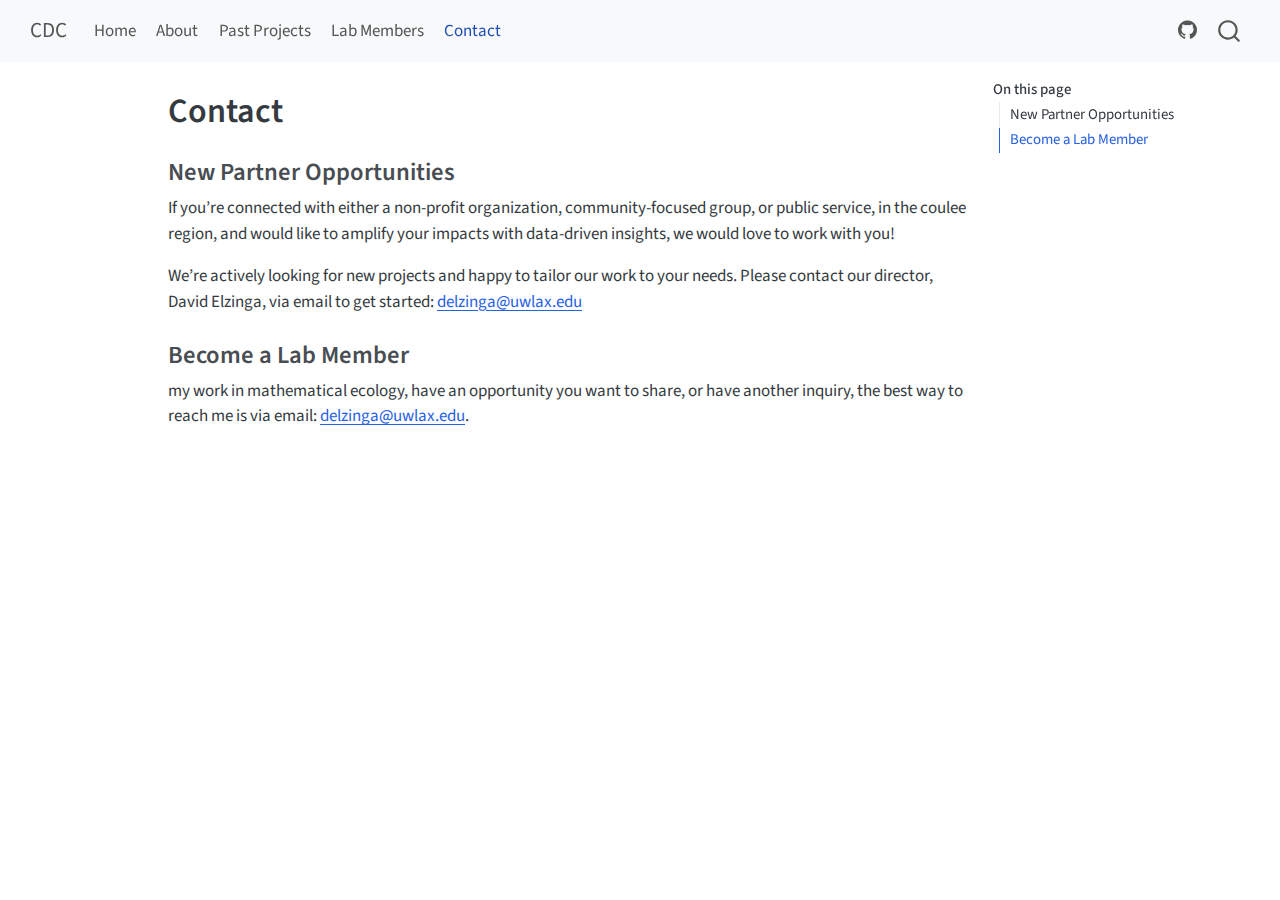
<file: docs/contact.html>
<!DOCTYPE html>
<html xmlns="http://www.w3.org/1999/xhtml" lang="en" xml:lang="en"><head>

<meta charset="utf-8">
<meta name="generator" content="quarto-1.6.39">

<meta name="viewport" content="width=device-width, initial-scale=1.0, user-scalable=yes">


<title>Contact – CDC</title>
<style>
code{white-space: pre-wrap;}
span.smallcaps{font-variant: small-caps;}
div.columns{display: flex; gap: min(4vw, 1.5em);}
div.column{flex: auto; overflow-x: auto;}
div.hanging-indent{margin-left: 1.5em; text-indent: -1.5em;}
ul.task-list{list-style: none;}
ul.task-list li input[type="checkbox"] {
  width: 0.8em;
  margin: 0 0.8em 0.2em -1em; /* quarto-specific, see https://github.com/quarto-dev/quarto-cli/issues/4556 */ 
  vertical-align: middle;
}
</style>


<script src="site_libs/quarto-nav/quarto-nav.js"></script>
<script src="site_libs/quarto-nav/headroom.min.js"></script>
<script src="site_libs/clipboard/clipboard.min.js"></script>
<script src="site_libs/quarto-search/autocomplete.umd.js"></script>
<script src="site_libs/quarto-search/fuse.min.js"></script>
<script src="site_libs/quarto-search/quarto-search.js"></script>
<meta name="quarto:offset" content="./">
<script src="site_libs/quarto-html/quarto.js"></script>
<script src="site_libs/quarto-html/popper.min.js"></script>
<script src="site_libs/quarto-html/tippy.umd.min.js"></script>
<script src="site_libs/quarto-html/anchor.min.js"></script>
<link href="site_libs/quarto-html/tippy.css" rel="stylesheet">
<link href="site_libs/quarto-html/quarto-syntax-highlighting-e26003cea8cd680ca0c55a263523d882.css" rel="stylesheet" id="quarto-text-highlighting-styles">
<script src="site_libs/bootstrap/bootstrap.min.js"></script>
<link href="site_libs/bootstrap/bootstrap-icons.css" rel="stylesheet">
<link href="site_libs/bootstrap/bootstrap-ddd961a2510921635943dfbbd19534c4.min.css" rel="stylesheet" append-hash="true" id="quarto-bootstrap" data-mode="light">
<script id="quarto-search-options" type="application/json">{
  "location": "navbar",
  "copy-button": false,
  "collapse-after": 3,
  "panel-placement": "end",
  "type": "overlay",
  "limit": 50,
  "keyboard-shortcut": [
    "f",
    "/",
    "s"
  ],
  "show-item-context": false,
  "language": {
    "search-no-results-text": "No results",
    "search-matching-documents-text": "matching documents",
    "search-copy-link-title": "Copy link to search",
    "search-hide-matches-text": "Hide additional matches",
    "search-more-match-text": "more match in this document",
    "search-more-matches-text": "more matches in this document",
    "search-clear-button-title": "Clear",
    "search-text-placeholder": "",
    "search-detached-cancel-button-title": "Cancel",
    "search-submit-button-title": "Submit",
    "search-label": "Search"
  }
}</script>


<link rel="stylesheet" href="styles.css">
</head>

<body class="nav-fixed">

<div id="quarto-search-results"></div>
  <header id="quarto-header" class="headroom fixed-top">
    <nav class="navbar navbar-expand-lg " data-bs-theme="dark">
      <div class="navbar-container container-fluid">
      <div class="navbar-brand-container mx-auto">
    <a class="navbar-brand" href="./index.html">
    <span class="navbar-title">CDC</span>
    </a>
  </div>
            <div id="quarto-search" class="" title="Search"></div>
          <button class="navbar-toggler" type="button" data-bs-toggle="collapse" data-bs-target="#navbarCollapse" aria-controls="navbarCollapse" role="menu" aria-expanded="false" aria-label="Toggle navigation" onclick="if (window.quartoToggleHeadroom) { window.quartoToggleHeadroom(); }">
  <span class="navbar-toggler-icon"></span>
</button>
          <div class="collapse navbar-collapse" id="navbarCollapse">
            <ul class="navbar-nav navbar-nav-scroll me-auto">
  <li class="nav-item">
    <a class="nav-link" href="./index.html"> 
<span class="menu-text">Home</span></a>
  </li>  
  <li class="nav-item">
    <a class="nav-link" href="./about.html"> 
<span class="menu-text">About</span></a>
  </li>  
  <li class="nav-item">
    <a class="nav-link" href="./past_projects.html"> 
<span class="menu-text">Past Projects</span></a>
  </li>  
  <li class="nav-item">
    <a class="nav-link" href="./lab_members.html"> 
<span class="menu-text">Lab Members</span></a>
  </li>  
  <li class="nav-item">
    <a class="nav-link active" href="./contact.html" aria-current="page"> 
<span class="menu-text">Contact</span></a>
  </li>  
</ul>
            <ul class="navbar-nav navbar-nav-scroll ms-auto">
  <li class="nav-item compact">
    <a class="nav-link" href="https://github.com/Coulee-Data-Center/"> <i class="bi bi-github" role="img">
</i> 
<span class="menu-text"></span></a>
  </li>  
</ul>
          </div> <!-- /navcollapse -->
            <div class="quarto-navbar-tools">
</div>
      </div> <!-- /container-fluid -->
    </nav>
</header>
<!-- content -->
<div id="quarto-content" class="quarto-container page-columns page-rows-contents page-layout-article page-navbar">
<!-- sidebar -->
<!-- margin-sidebar -->
    <div id="quarto-margin-sidebar" class="sidebar margin-sidebar">
        <nav id="TOC" role="doc-toc" class="toc-active">
    <h2 id="toc-title">On this page</h2>
   
  <ul>
  <li><a href="#new-partner-opportunities" id="toc-new-partner-opportunities" class="nav-link active" data-scroll-target="#new-partner-opportunities">New Partner Opportunities</a></li>
  <li><a href="#become-a-lab-member" id="toc-become-a-lab-member" class="nav-link" data-scroll-target="#become-a-lab-member">Become a Lab Member</a></li>
  </ul>
</nav>
    </div>
<!-- main -->
<main class="content" id="quarto-document-content">

<header id="title-block-header" class="quarto-title-block default">
<div class="quarto-title">
<h1 class="title">Contact</h1>
</div>



<div class="quarto-title-meta">

    
  
    
  </div>
  


</header>


<section id="new-partner-opportunities" class="level3">
<h3 class="anchored" data-anchor-id="new-partner-opportunities">New Partner Opportunities</h3>
<p>If you’re connected with either a non-profit organization, community-focused group, or public service, in the coulee region, and would like to amplify your impacts with data-driven insights, we would love to work with you!</p>
<p>We’re actively looking for new projects and happy to tailor our work to your needs. Please contact our director, David Elzinga, via email to get started: <a href="mailto:delzinga@uwlax.edu.com">delzinga@uwlax.edu</a></p>
</section>
<section id="become-a-lab-member" class="level3">
<h3 class="anchored" data-anchor-id="become-a-lab-member">Become a Lab Member</h3>
<p>my work in mathematical ecology, have an opportunity you want to share, or have another inquiry, the best way to reach me is via email: <a href="mailto:delzinga@uwlax.edu.com">delzinga@uwlax.edu</a>.</p>


</section>

</main> <!-- /main -->
<script id="quarto-html-after-body" type="application/javascript">
window.document.addEventListener("DOMContentLoaded", function (event) {
  const toggleBodyColorMode = (bsSheetEl) => {
    const mode = bsSheetEl.getAttribute("data-mode");
    const bodyEl = window.document.querySelector("body");
    if (mode === "dark") {
      bodyEl.classList.add("quarto-dark");
      bodyEl.classList.remove("quarto-light");
    } else {
      bodyEl.classList.add("quarto-light");
      bodyEl.classList.remove("quarto-dark");
    }
  }
  const toggleBodyColorPrimary = () => {
    const bsSheetEl = window.document.querySelector("link#quarto-bootstrap");
    if (bsSheetEl) {
      toggleBodyColorMode(bsSheetEl);
    }
  }
  toggleBodyColorPrimary();  
  const icon = "";
  const anchorJS = new window.AnchorJS();
  anchorJS.options = {
    placement: 'right',
    icon: icon
  };
  anchorJS.add('.anchored');
  const isCodeAnnotation = (el) => {
    for (const clz of el.classList) {
      if (clz.startsWith('code-annotation-')) {                     
        return true;
      }
    }
    return false;
  }
  const onCopySuccess = function(e) {
    // button target
    const button = e.trigger;
    // don't keep focus
    button.blur();
    // flash "checked"
    button.classList.add('code-copy-button-checked');
    var currentTitle = button.getAttribute("title");
    button.setAttribute("title", "Copied!");
    let tooltip;
    if (window.bootstrap) {
      button.setAttribute("data-bs-toggle", "tooltip");
      button.setAttribute("data-bs-placement", "left");
      button.setAttribute("data-bs-title", "Copied!");
      tooltip = new bootstrap.Tooltip(button, 
        { trigger: "manual", 
          customClass: "code-copy-button-tooltip",
          offset: [0, -8]});
      tooltip.show();    
    }
    setTimeout(function() {
      if (tooltip) {
        tooltip.hide();
        button.removeAttribute("data-bs-title");
        button.removeAttribute("data-bs-toggle");
        button.removeAttribute("data-bs-placement");
      }
      button.setAttribute("title", currentTitle);
      button.classList.remove('code-copy-button-checked');
    }, 1000);
    // clear code selection
    e.clearSelection();
  }
  const getTextToCopy = function(trigger) {
      const codeEl = trigger.previousElementSibling.cloneNode(true);
      for (const childEl of codeEl.children) {
        if (isCodeAnnotation(childEl)) {
          childEl.remove();
        }
      }
      return codeEl.innerText;
  }
  const clipboard = new window.ClipboardJS('.code-copy-button:not([data-in-quarto-modal])', {
    text: getTextToCopy
  });
  clipboard.on('success', onCopySuccess);
  if (window.document.getElementById('quarto-embedded-source-code-modal')) {
    const clipboardModal = new window.ClipboardJS('.code-copy-button[data-in-quarto-modal]', {
      text: getTextToCopy,
      container: window.document.getElementById('quarto-embedded-source-code-modal')
    });
    clipboardModal.on('success', onCopySuccess);
  }
    var localhostRegex = new RegExp(/^(?:http|https):\/\/localhost\:?[0-9]*\//);
    var mailtoRegex = new RegExp(/^mailto:/);
      var filterRegex = new RegExp('/' + window.location.host + '/');
    var isInternal = (href) => {
        return filterRegex.test(href) || localhostRegex.test(href) || mailtoRegex.test(href);
    }
    // Inspect non-navigation links and adorn them if external
 	var links = window.document.querySelectorAll('a[href]:not(.nav-link):not(.navbar-brand):not(.toc-action):not(.sidebar-link):not(.sidebar-item-toggle):not(.pagination-link):not(.no-external):not([aria-hidden]):not(.dropdown-item):not(.quarto-navigation-tool):not(.about-link)');
    for (var i=0; i<links.length; i++) {
      const link = links[i];
      if (!isInternal(link.href)) {
        // undo the damage that might have been done by quarto-nav.js in the case of
        // links that we want to consider external
        if (link.dataset.originalHref !== undefined) {
          link.href = link.dataset.originalHref;
        }
      }
    }
  function tippyHover(el, contentFn, onTriggerFn, onUntriggerFn) {
    const config = {
      allowHTML: true,
      maxWidth: 500,
      delay: 100,
      arrow: false,
      appendTo: function(el) {
          return el.parentElement;
      },
      interactive: true,
      interactiveBorder: 10,
      theme: 'quarto',
      placement: 'bottom-start',
    };
    if (contentFn) {
      config.content = contentFn;
    }
    if (onTriggerFn) {
      config.onTrigger = onTriggerFn;
    }
    if (onUntriggerFn) {
      config.onUntrigger = onUntriggerFn;
    }
    window.tippy(el, config); 
  }
  const noterefs = window.document.querySelectorAll('a[role="doc-noteref"]');
  for (var i=0; i<noterefs.length; i++) {
    const ref = noterefs[i];
    tippyHover(ref, function() {
      // use id or data attribute instead here
      let href = ref.getAttribute('data-footnote-href') || ref.getAttribute('href');
      try { href = new URL(href).hash; } catch {}
      const id = href.replace(/^#\/?/, "");
      const note = window.document.getElementById(id);
      if (note) {
        return note.innerHTML;
      } else {
        return "";
      }
    });
  }
  const xrefs = window.document.querySelectorAll('a.quarto-xref');
  const processXRef = (id, note) => {
    // Strip column container classes
    const stripColumnClz = (el) => {
      el.classList.remove("page-full", "page-columns");
      if (el.children) {
        for (const child of el.children) {
          stripColumnClz(child);
        }
      }
    }
    stripColumnClz(note)
    if (id === null || id.startsWith('sec-')) {
      // Special case sections, only their first couple elements
      const container = document.createElement("div");
      if (note.children && note.children.length > 2) {
        container.appendChild(note.children[0].cloneNode(true));
        for (let i = 1; i < note.children.length; i++) {
          const child = note.children[i];
          if (child.tagName === "P" && child.innerText === "") {
            continue;
          } else {
            container.appendChild(child.cloneNode(true));
            break;
          }
        }
        if (window.Quarto?.typesetMath) {
          window.Quarto.typesetMath(container);
        }
        return container.innerHTML
      } else {
        if (window.Quarto?.typesetMath) {
          window.Quarto.typesetMath(note);
        }
        return note.innerHTML;
      }
    } else {
      // Remove any anchor links if they are present
      const anchorLink = note.querySelector('a.anchorjs-link');
      if (anchorLink) {
        anchorLink.remove();
      }
      if (window.Quarto?.typesetMath) {
        window.Quarto.typesetMath(note);
      }
      if (note.classList.contains("callout")) {
        return note.outerHTML;
      } else {
        return note.innerHTML;
      }
    }
  }
  for (var i=0; i<xrefs.length; i++) {
    const xref = xrefs[i];
    tippyHover(xref, undefined, function(instance) {
      instance.disable();
      let url = xref.getAttribute('href');
      let hash = undefined; 
      if (url.startsWith('#')) {
        hash = url;
      } else {
        try { hash = new URL(url).hash; } catch {}
      }
      if (hash) {
        const id = hash.replace(/^#\/?/, "");
        const note = window.document.getElementById(id);
        if (note !== null) {
          try {
            const html = processXRef(id, note.cloneNode(true));
            instance.setContent(html);
          } finally {
            instance.enable();
            instance.show();
          }
        } else {
          // See if we can fetch this
          fetch(url.split('#')[0])
          .then(res => res.text())
          .then(html => {
            const parser = new DOMParser();
            const htmlDoc = parser.parseFromString(html, "text/html");
            const note = htmlDoc.getElementById(id);
            if (note !== null) {
              const html = processXRef(id, note);
              instance.setContent(html);
            } 
          }).finally(() => {
            instance.enable();
            instance.show();
          });
        }
      } else {
        // See if we can fetch a full url (with no hash to target)
        // This is a special case and we should probably do some content thinning / targeting
        fetch(url)
        .then(res => res.text())
        .then(html => {
          const parser = new DOMParser();
          const htmlDoc = parser.parseFromString(html, "text/html");
          const note = htmlDoc.querySelector('main.content');
          if (note !== null) {
            // This should only happen for chapter cross references
            // (since there is no id in the URL)
            // remove the first header
            if (note.children.length > 0 && note.children[0].tagName === "HEADER") {
              note.children[0].remove();
            }
            const html = processXRef(null, note);
            instance.setContent(html);
          } 
        }).finally(() => {
          instance.enable();
          instance.show();
        });
      }
    }, function(instance) {
    });
  }
      let selectedAnnoteEl;
      const selectorForAnnotation = ( cell, annotation) => {
        let cellAttr = 'data-code-cell="' + cell + '"';
        let lineAttr = 'data-code-annotation="' +  annotation + '"';
        const selector = 'span[' + cellAttr + '][' + lineAttr + ']';
        return selector;
      }
      const selectCodeLines = (annoteEl) => {
        const doc = window.document;
        const targetCell = annoteEl.getAttribute("data-target-cell");
        const targetAnnotation = annoteEl.getAttribute("data-target-annotation");
        const annoteSpan = window.document.querySelector(selectorForAnnotation(targetCell, targetAnnotation));
        const lines = annoteSpan.getAttribute("data-code-lines").split(",");
        const lineIds = lines.map((line) => {
          return targetCell + "-" + line;
        })
        let top = null;
        let height = null;
        let parent = null;
        if (lineIds.length > 0) {
            //compute the position of the single el (top and bottom and make a div)
            const el = window.document.getElementById(lineIds[0]);
            top = el.offsetTop;
            height = el.offsetHeight;
            parent = el.parentElement.parentElement;
          if (lineIds.length > 1) {
            const lastEl = window.document.getElementById(lineIds[lineIds.length - 1]);
            const bottom = lastEl.offsetTop + lastEl.offsetHeight;
            height = bottom - top;
          }
          if (top !== null && height !== null && parent !== null) {
            // cook up a div (if necessary) and position it 
            let div = window.document.getElementById("code-annotation-line-highlight");
            if (div === null) {
              div = window.document.createElement("div");
              div.setAttribute("id", "code-annotation-line-highlight");
              div.style.position = 'absolute';
              parent.appendChild(div);
            }
            div.style.top = top - 2 + "px";
            div.style.height = height + 4 + "px";
            div.style.left = 0;
            let gutterDiv = window.document.getElementById("code-annotation-line-highlight-gutter");
            if (gutterDiv === null) {
              gutterDiv = window.document.createElement("div");
              gutterDiv.setAttribute("id", "code-annotation-line-highlight-gutter");
              gutterDiv.style.position = 'absolute';
              const codeCell = window.document.getElementById(targetCell);
              const gutter = codeCell.querySelector('.code-annotation-gutter');
              gutter.appendChild(gutterDiv);
            }
            gutterDiv.style.top = top - 2 + "px";
            gutterDiv.style.height = height + 4 + "px";
          }
          selectedAnnoteEl = annoteEl;
        }
      };
      const unselectCodeLines = () => {
        const elementsIds = ["code-annotation-line-highlight", "code-annotation-line-highlight-gutter"];
        elementsIds.forEach((elId) => {
          const div = window.document.getElementById(elId);
          if (div) {
            div.remove();
          }
        });
        selectedAnnoteEl = undefined;
      };
        // Handle positioning of the toggle
    window.addEventListener(
      "resize",
      throttle(() => {
        elRect = undefined;
        if (selectedAnnoteEl) {
          selectCodeLines(selectedAnnoteEl);
        }
      }, 10)
    );
    function throttle(fn, ms) {
    let throttle = false;
    let timer;
      return (...args) => {
        if(!throttle) { // first call gets through
            fn.apply(this, args);
            throttle = true;
        } else { // all the others get throttled
            if(timer) clearTimeout(timer); // cancel #2
            timer = setTimeout(() => {
              fn.apply(this, args);
              timer = throttle = false;
            }, ms);
        }
      };
    }
      // Attach click handler to the DT
      const annoteDls = window.document.querySelectorAll('dt[data-target-cell]');
      for (const annoteDlNode of annoteDls) {
        annoteDlNode.addEventListener('click', (event) => {
          const clickedEl = event.target;
          if (clickedEl !== selectedAnnoteEl) {
            unselectCodeLines();
            const activeEl = window.document.querySelector('dt[data-target-cell].code-annotation-active');
            if (activeEl) {
              activeEl.classList.remove('code-annotation-active');
            }
            selectCodeLines(clickedEl);
            clickedEl.classList.add('code-annotation-active');
          } else {
            // Unselect the line
            unselectCodeLines();
            clickedEl.classList.remove('code-annotation-active');
          }
        });
      }
  const findCites = (el) => {
    const parentEl = el.parentElement;
    if (parentEl) {
      const cites = parentEl.dataset.cites;
      if (cites) {
        return {
          el,
          cites: cites.split(' ')
        };
      } else {
        return findCites(el.parentElement)
      }
    } else {
      return undefined;
    }
  };
  var bibliorefs = window.document.querySelectorAll('a[role="doc-biblioref"]');
  for (var i=0; i<bibliorefs.length; i++) {
    const ref = bibliorefs[i];
    const citeInfo = findCites(ref);
    if (citeInfo) {
      tippyHover(citeInfo.el, function() {
        var popup = window.document.createElement('div');
        citeInfo.cites.forEach(function(cite) {
          var citeDiv = window.document.createElement('div');
          citeDiv.classList.add('hanging-indent');
          citeDiv.classList.add('csl-entry');
          var biblioDiv = window.document.getElementById('ref-' + cite);
          if (biblioDiv) {
            citeDiv.innerHTML = biblioDiv.innerHTML;
          }
          popup.appendChild(citeDiv);
        });
        return popup.innerHTML;
      });
    }
  }
});
</script>
</div> <!-- /content -->




</body></html>
</file>
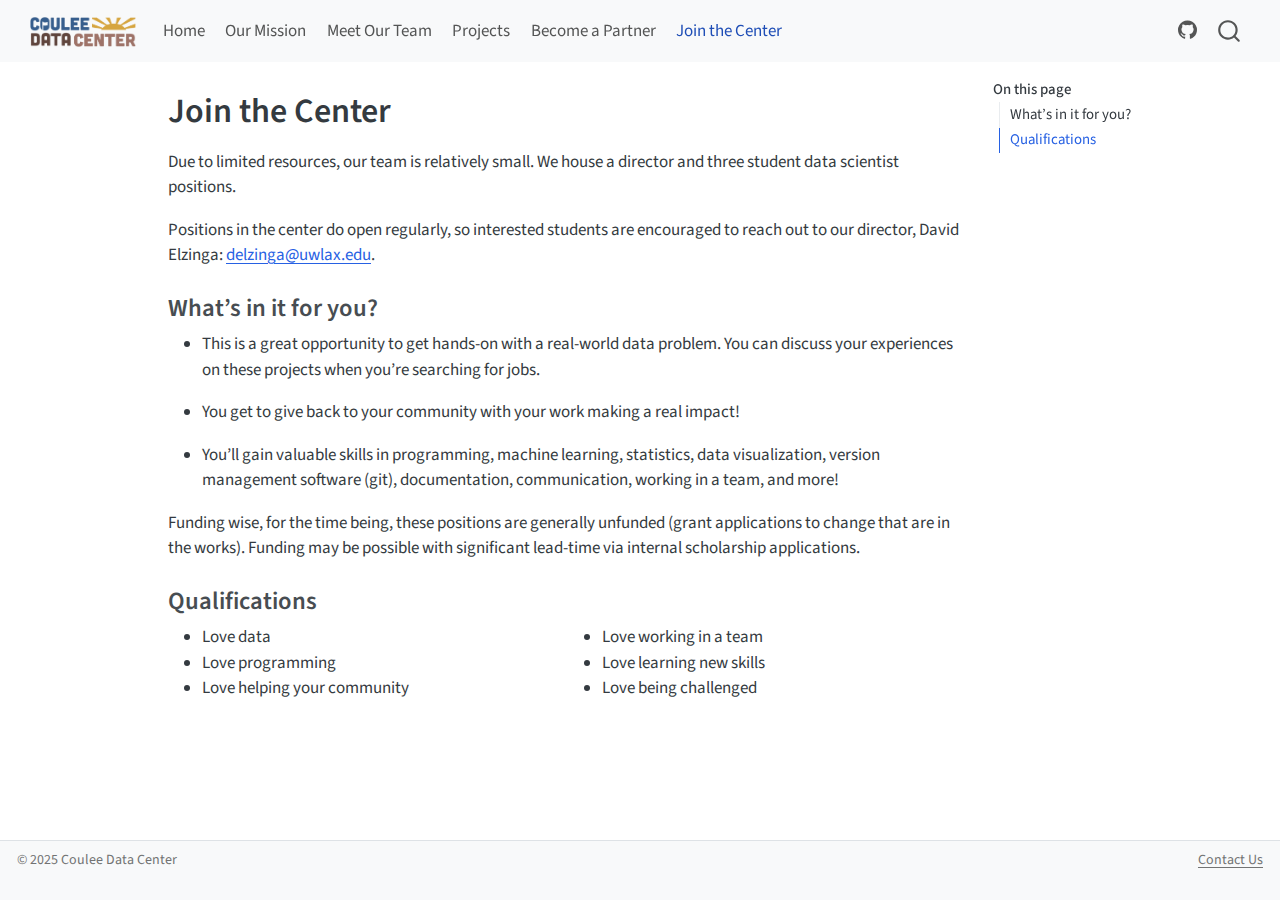
<file: docs/join_the_center.html>
<!DOCTYPE html>
<html xmlns="http://www.w3.org/1999/xhtml" lang="en" xml:lang="en"><head>

<meta charset="utf-8">
<meta name="generator" content="quarto-1.6.39">

<meta name="viewport" content="width=device-width, initial-scale=1.0, user-scalable=yes">


<title>Join the Center – </title>
<style>
code{white-space: pre-wrap;}
span.smallcaps{font-variant: small-caps;}
div.columns{display: flex; gap: min(4vw, 1.5em);}
div.column{flex: auto; overflow-x: auto;}
div.hanging-indent{margin-left: 1.5em; text-indent: -1.5em;}
ul.task-list{list-style: none;}
ul.task-list li input[type="checkbox"] {
  width: 0.8em;
  margin: 0 0.8em 0.2em -1em; /* quarto-specific, see https://github.com/quarto-dev/quarto-cli/issues/4556 */ 
  vertical-align: middle;
}
</style>


<script src="site_libs/quarto-nav/quarto-nav.js"></script>
<script src="site_libs/quarto-nav/headroom.min.js"></script>
<script src="site_libs/clipboard/clipboard.min.js"></script>
<script src="site_libs/quarto-search/autocomplete.umd.js"></script>
<script src="site_libs/quarto-search/fuse.min.js"></script>
<script src="site_libs/quarto-search/quarto-search.js"></script>
<meta name="quarto:offset" content="./">
<script src="site_libs/quarto-html/quarto.js"></script>
<script src="site_libs/quarto-html/popper.min.js"></script>
<script src="site_libs/quarto-html/tippy.umd.min.js"></script>
<script src="site_libs/quarto-html/anchor.min.js"></script>
<link href="site_libs/quarto-html/tippy.css" rel="stylesheet">
<link href="site_libs/quarto-html/quarto-syntax-highlighting-e26003cea8cd680ca0c55a263523d882.css" rel="stylesheet" id="quarto-text-highlighting-styles">
<script src="site_libs/bootstrap/bootstrap.min.js"></script>
<link href="site_libs/bootstrap/bootstrap-icons.css" rel="stylesheet">
<link href="site_libs/bootstrap/bootstrap-b93ab008ee454b0f20ae4f48e4fb7875.min.css" rel="stylesheet" append-hash="true" id="quarto-bootstrap" data-mode="light">
<script id="quarto-search-options" type="application/json">{
  "location": "navbar",
  "copy-button": false,
  "collapse-after": 3,
  "panel-placement": "end",
  "type": "overlay",
  "limit": 50,
  "keyboard-shortcut": [
    "f",
    "/",
    "s"
  ],
  "show-item-context": false,
  "language": {
    "search-no-results-text": "No results",
    "search-matching-documents-text": "matching documents",
    "search-copy-link-title": "Copy link to search",
    "search-hide-matches-text": "Hide additional matches",
    "search-more-match-text": "more match in this document",
    "search-more-matches-text": "more matches in this document",
    "search-clear-button-title": "Clear",
    "search-text-placeholder": "",
    "search-detached-cancel-button-title": "Cancel",
    "search-submit-button-title": "Submit",
    "search-label": "Search"
  }
}</script>


<link rel="stylesheet" href="styles.css">
</head>

<body class="nav-fixed">

<div id="quarto-search-results"></div>
  <header id="quarto-header" class="headroom fixed-top">
    <nav class="navbar navbar-expand-lg " data-bs-theme="dark">
      <div class="navbar-container container-fluid">
      <div class="navbar-brand-container mx-auto">
    <a class="navbar-brand" href="./index.html">
    <span class="navbar-title"><img src="_images/banner_logo.png" alt="CDC Logo" style="height: 30px;"></span>
    </a>
  </div>
            <div id="quarto-search" class="" title="Search"></div>
          <button class="navbar-toggler" type="button" data-bs-toggle="collapse" data-bs-target="#navbarCollapse" aria-controls="navbarCollapse" role="menu" aria-expanded="false" aria-label="Toggle navigation" onclick="if (window.quartoToggleHeadroom) { window.quartoToggleHeadroom(); }">
  <span class="navbar-toggler-icon"></span>
</button>
          <div class="collapse navbar-collapse" id="navbarCollapse">
            <ul class="navbar-nav navbar-nav-scroll me-auto">
  <li class="nav-item">
    <a class="nav-link" href="./index.html"> 
<span class="menu-text">Home</span></a>
  </li>  
  <li class="nav-item">
    <a class="nav-link" href="./about.html"> 
<span class="menu-text">Our Mission</span></a>
  </li>  
  <li class="nav-item">
    <a class="nav-link" href="./meet_our_team.html"> 
<span class="menu-text">Meet Our Team</span></a>
  </li>  
  <li class="nav-item">
    <a class="nav-link" href="./projects.html"> 
<span class="menu-text">Projects</span></a>
  </li>  
  <li class="nav-item">
    <a class="nav-link" href="./become_a_partner.html"> 
<span class="menu-text">Become a Partner</span></a>
  </li>  
  <li class="nav-item">
    <a class="nav-link active" href="./join_the_center.html" aria-current="page"> 
<span class="menu-text">Join the Center</span></a>
  </li>  
</ul>
            <ul class="navbar-nav navbar-nav-scroll ms-auto">
  <li class="nav-item compact">
    <a class="nav-link" href="https://github.com/Coulee-Data-Center/"> <i class="bi bi-github" role="img">
</i> 
<span class="menu-text"></span></a>
  </li>  
</ul>
          </div> <!-- /navcollapse -->
            <div class="quarto-navbar-tools">
</div>
      </div> <!-- /container-fluid -->
    </nav>
</header>
<!-- content -->
<div id="quarto-content" class="quarto-container page-columns page-rows-contents page-layout-article page-navbar">
<!-- sidebar -->
<!-- margin-sidebar -->
    <div id="quarto-margin-sidebar" class="sidebar margin-sidebar">
        <nav id="TOC" role="doc-toc" class="toc-active">
    <h2 id="toc-title">On this page</h2>
   
  <ul>
  <li><a href="#whats-in-it-for-you" id="toc-whats-in-it-for-you" class="nav-link active" data-scroll-target="#whats-in-it-for-you">What’s in it for you?</a></li>
  <li><a href="#qualifications" id="toc-qualifications" class="nav-link" data-scroll-target="#qualifications">Qualifications</a></li>
  </ul>
</nav>
    </div>
<!-- main -->
<main class="content" id="quarto-document-content">

<header id="title-block-header" class="quarto-title-block default">
<div class="quarto-title">
<h1 class="title">Join the Center</h1>
</div>



<div class="quarto-title-meta">

    
  
    
  </div>
  


</header>


<p>Due to limited resources, our team is relatively small. We house a director and three student data scientist positions.</p>
<p>Positions in the center do open regularly, so interested students are encouraged to reach out to our director, David Elzinga: <a href="mailto:delzinga@uwlax.edu.com">delzinga@uwlax.edu</a>.</p>
<section id="whats-in-it-for-you" class="level3">
<h3 class="anchored" data-anchor-id="whats-in-it-for-you">What’s in it for you?</h3>
<ul>
<li><p>This is a great opportunity to get hands-on with a real-world data problem. You can discuss your experiences on these projects when you’re searching for jobs.</p></li>
<li><p>You get to give back to your community with your work making a real impact!</p></li>
<li><p>You’ll gain valuable skills in programming, machine learning, statistics, data visualization, version management software (git), documentation, communication, working in a team, and more!</p></li>
</ul>
<p>Funding wise, for the time being, these positions are generally unfunded (grant applications to change that are in the works). Funding may be possible with significant lead-time via internal scholarship applications.</p>
</section>
<section id="qualifications" class="level3">
<h3 class="anchored" data-anchor-id="qualifications">Qualifications</h3>
<div class="columns">
<div class="column" style="width:50%;">
<ul>
<li>Love data<br>
</li>
<li>Love programming<br>
</li>
<li>Love helping your community<br>
</li>
</ul>
</div><div class="column" style="width:50%;">
<ul>
<li>Love working in a team<br>
</li>
<li>Love learning new skills<br>
</li>
<li>Love being challenged<br>
</li>
</ul>
</div>
</div>


</section>

</main> <!-- /main -->
<script id="quarto-html-after-body" type="application/javascript">
window.document.addEventListener("DOMContentLoaded", function (event) {
  const toggleBodyColorMode = (bsSheetEl) => {
    const mode = bsSheetEl.getAttribute("data-mode");
    const bodyEl = window.document.querySelector("body");
    if (mode === "dark") {
      bodyEl.classList.add("quarto-dark");
      bodyEl.classList.remove("quarto-light");
    } else {
      bodyEl.classList.add("quarto-light");
      bodyEl.classList.remove("quarto-dark");
    }
  }
  const toggleBodyColorPrimary = () => {
    const bsSheetEl = window.document.querySelector("link#quarto-bootstrap");
    if (bsSheetEl) {
      toggleBodyColorMode(bsSheetEl);
    }
  }
  toggleBodyColorPrimary();  
  const icon = "";
  const anchorJS = new window.AnchorJS();
  anchorJS.options = {
    placement: 'right',
    icon: icon
  };
  anchorJS.add('.anchored');
  const isCodeAnnotation = (el) => {
    for (const clz of el.classList) {
      if (clz.startsWith('code-annotation-')) {                     
        return true;
      }
    }
    return false;
  }
  const onCopySuccess = function(e) {
    // button target
    const button = e.trigger;
    // don't keep focus
    button.blur();
    // flash "checked"
    button.classList.add('code-copy-button-checked');
    var currentTitle = button.getAttribute("title");
    button.setAttribute("title", "Copied!");
    let tooltip;
    if (window.bootstrap) {
      button.setAttribute("data-bs-toggle", "tooltip");
      button.setAttribute("data-bs-placement", "left");
      button.setAttribute("data-bs-title", "Copied!");
      tooltip = new bootstrap.Tooltip(button, 
        { trigger: "manual", 
          customClass: "code-copy-button-tooltip",
          offset: [0, -8]});
      tooltip.show();    
    }
    setTimeout(function() {
      if (tooltip) {
        tooltip.hide();
        button.removeAttribute("data-bs-title");
        button.removeAttribute("data-bs-toggle");
        button.removeAttribute("data-bs-placement");
      }
      button.setAttribute("title", currentTitle);
      button.classList.remove('code-copy-button-checked');
    }, 1000);
    // clear code selection
    e.clearSelection();
  }
  const getTextToCopy = function(trigger) {
      const codeEl = trigger.previousElementSibling.cloneNode(true);
      for (const childEl of codeEl.children) {
        if (isCodeAnnotation(childEl)) {
          childEl.remove();
        }
      }
      return codeEl.innerText;
  }
  const clipboard = new window.ClipboardJS('.code-copy-button:not([data-in-quarto-modal])', {
    text: getTextToCopy
  });
  clipboard.on('success', onCopySuccess);
  if (window.document.getElementById('quarto-embedded-source-code-modal')) {
    const clipboardModal = new window.ClipboardJS('.code-copy-button[data-in-quarto-modal]', {
      text: getTextToCopy,
      container: window.document.getElementById('quarto-embedded-source-code-modal')
    });
    clipboardModal.on('success', onCopySuccess);
  }
    var localhostRegex = new RegExp(/^(?:http|https):\/\/localhost\:?[0-9]*\//);
    var mailtoRegex = new RegExp(/^mailto:/);
      var filterRegex = new RegExp('/' + window.location.host + '/');
    var isInternal = (href) => {
        return filterRegex.test(href) || localhostRegex.test(href) || mailtoRegex.test(href);
    }
    // Inspect non-navigation links and adorn them if external
 	var links = window.document.querySelectorAll('a[href]:not(.nav-link):not(.navbar-brand):not(.toc-action):not(.sidebar-link):not(.sidebar-item-toggle):not(.pagination-link):not(.no-external):not([aria-hidden]):not(.dropdown-item):not(.quarto-navigation-tool):not(.about-link)');
    for (var i=0; i<links.length; i++) {
      const link = links[i];
      if (!isInternal(link.href)) {
        // undo the damage that might have been done by quarto-nav.js in the case of
        // links that we want to consider external
        if (link.dataset.originalHref !== undefined) {
          link.href = link.dataset.originalHref;
        }
      }
    }
  function tippyHover(el, contentFn, onTriggerFn, onUntriggerFn) {
    const config = {
      allowHTML: true,
      maxWidth: 500,
      delay: 100,
      arrow: false,
      appendTo: function(el) {
          return el.parentElement;
      },
      interactive: true,
      interactiveBorder: 10,
      theme: 'quarto',
      placement: 'bottom-start',
    };
    if (contentFn) {
      config.content = contentFn;
    }
    if (onTriggerFn) {
      config.onTrigger = onTriggerFn;
    }
    if (onUntriggerFn) {
      config.onUntrigger = onUntriggerFn;
    }
    window.tippy(el, config); 
  }
  const noterefs = window.document.querySelectorAll('a[role="doc-noteref"]');
  for (var i=0; i<noterefs.length; i++) {
    const ref = noterefs[i];
    tippyHover(ref, function() {
      // use id or data attribute instead here
      let href = ref.getAttribute('data-footnote-href') || ref.getAttribute('href');
      try { href = new URL(href).hash; } catch {}
      const id = href.replace(/^#\/?/, "");
      const note = window.document.getElementById(id);
      if (note) {
        return note.innerHTML;
      } else {
        return "";
      }
    });
  }
  const xrefs = window.document.querySelectorAll('a.quarto-xref');
  const processXRef = (id, note) => {
    // Strip column container classes
    const stripColumnClz = (el) => {
      el.classList.remove("page-full", "page-columns");
      if (el.children) {
        for (const child of el.children) {
          stripColumnClz(child);
        }
      }
    }
    stripColumnClz(note)
    if (id === null || id.startsWith('sec-')) {
      // Special case sections, only their first couple elements
      const container = document.createElement("div");
      if (note.children && note.children.length > 2) {
        container.appendChild(note.children[0].cloneNode(true));
        for (let i = 1; i < note.children.length; i++) {
          const child = note.children[i];
          if (child.tagName === "P" && child.innerText === "") {
            continue;
          } else {
            container.appendChild(child.cloneNode(true));
            break;
          }
        }
        if (window.Quarto?.typesetMath) {
          window.Quarto.typesetMath(container);
        }
        return container.innerHTML
      } else {
        if (window.Quarto?.typesetMath) {
          window.Quarto.typesetMath(note);
        }
        return note.innerHTML;
      }
    } else {
      // Remove any anchor links if they are present
      const anchorLink = note.querySelector('a.anchorjs-link');
      if (anchorLink) {
        anchorLink.remove();
      }
      if (window.Quarto?.typesetMath) {
        window.Quarto.typesetMath(note);
      }
      if (note.classList.contains("callout")) {
        return note.outerHTML;
      } else {
        return note.innerHTML;
      }
    }
  }
  for (var i=0; i<xrefs.length; i++) {
    const xref = xrefs[i];
    tippyHover(xref, undefined, function(instance) {
      instance.disable();
      let url = xref.getAttribute('href');
      let hash = undefined; 
      if (url.startsWith('#')) {
        hash = url;
      } else {
        try { hash = new URL(url).hash; } catch {}
      }
      if (hash) {
        const id = hash.replace(/^#\/?/, "");
        const note = window.document.getElementById(id);
        if (note !== null) {
          try {
            const html = processXRef(id, note.cloneNode(true));
            instance.setContent(html);
          } finally {
            instance.enable();
            instance.show();
          }
        } else {
          // See if we can fetch this
          fetch(url.split('#')[0])
          .then(res => res.text())
          .then(html => {
            const parser = new DOMParser();
            const htmlDoc = parser.parseFromString(html, "text/html");
            const note = htmlDoc.getElementById(id);
            if (note !== null) {
              const html = processXRef(id, note);
              instance.setContent(html);
            } 
          }).finally(() => {
            instance.enable();
            instance.show();
          });
        }
      } else {
        // See if we can fetch a full url (with no hash to target)
        // This is a special case and we should probably do some content thinning / targeting
        fetch(url)
        .then(res => res.text())
        .then(html => {
          const parser = new DOMParser();
          const htmlDoc = parser.parseFromString(html, "text/html");
          const note = htmlDoc.querySelector('main.content');
          if (note !== null) {
            // This should only happen for chapter cross references
            // (since there is no id in the URL)
            // remove the first header
            if (note.children.length > 0 && note.children[0].tagName === "HEADER") {
              note.children[0].remove();
            }
            const html = processXRef(null, note);
            instance.setContent(html);
          } 
        }).finally(() => {
          instance.enable();
          instance.show();
        });
      }
    }, function(instance) {
    });
  }
      let selectedAnnoteEl;
      const selectorForAnnotation = ( cell, annotation) => {
        let cellAttr = 'data-code-cell="' + cell + '"';
        let lineAttr = 'data-code-annotation="' +  annotation + '"';
        const selector = 'span[' + cellAttr + '][' + lineAttr + ']';
        return selector;
      }
      const selectCodeLines = (annoteEl) => {
        const doc = window.document;
        const targetCell = annoteEl.getAttribute("data-target-cell");
        const targetAnnotation = annoteEl.getAttribute("data-target-annotation");
        const annoteSpan = window.document.querySelector(selectorForAnnotation(targetCell, targetAnnotation));
        const lines = annoteSpan.getAttribute("data-code-lines").split(",");
        const lineIds = lines.map((line) => {
          return targetCell + "-" + line;
        })
        let top = null;
        let height = null;
        let parent = null;
        if (lineIds.length > 0) {
            //compute the position of the single el (top and bottom and make a div)
            const el = window.document.getElementById(lineIds[0]);
            top = el.offsetTop;
            height = el.offsetHeight;
            parent = el.parentElement.parentElement;
          if (lineIds.length > 1) {
            const lastEl = window.document.getElementById(lineIds[lineIds.length - 1]);
            const bottom = lastEl.offsetTop + lastEl.offsetHeight;
            height = bottom - top;
          }
          if (top !== null && height !== null && parent !== null) {
            // cook up a div (if necessary) and position it 
            let div = window.document.getElementById("code-annotation-line-highlight");
            if (div === null) {
              div = window.document.createElement("div");
              div.setAttribute("id", "code-annotation-line-highlight");
              div.style.position = 'absolute';
              parent.appendChild(div);
            }
            div.style.top = top - 2 + "px";
            div.style.height = height + 4 + "px";
            div.style.left = 0;
            let gutterDiv = window.document.getElementById("code-annotation-line-highlight-gutter");
            if (gutterDiv === null) {
              gutterDiv = window.document.createElement("div");
              gutterDiv.setAttribute("id", "code-annotation-line-highlight-gutter");
              gutterDiv.style.position = 'absolute';
              const codeCell = window.document.getElementById(targetCell);
              const gutter = codeCell.querySelector('.code-annotation-gutter');
              gutter.appendChild(gutterDiv);
            }
            gutterDiv.style.top = top - 2 + "px";
            gutterDiv.style.height = height + 4 + "px";
          }
          selectedAnnoteEl = annoteEl;
        }
      };
      const unselectCodeLines = () => {
        const elementsIds = ["code-annotation-line-highlight", "code-annotation-line-highlight-gutter"];
        elementsIds.forEach((elId) => {
          const div = window.document.getElementById(elId);
          if (div) {
            div.remove();
          }
        });
        selectedAnnoteEl = undefined;
      };
        // Handle positioning of the toggle
    window.addEventListener(
      "resize",
      throttle(() => {
        elRect = undefined;
        if (selectedAnnoteEl) {
          selectCodeLines(selectedAnnoteEl);
        }
      }, 10)
    );
    function throttle(fn, ms) {
    let throttle = false;
    let timer;
      return (...args) => {
        if(!throttle) { // first call gets through
            fn.apply(this, args);
            throttle = true;
        } else { // all the others get throttled
            if(timer) clearTimeout(timer); // cancel #2
            timer = setTimeout(() => {
              fn.apply(this, args);
              timer = throttle = false;
            }, ms);
        }
      };
    }
      // Attach click handler to the DT
      const annoteDls = window.document.querySelectorAll('dt[data-target-cell]');
      for (const annoteDlNode of annoteDls) {
        annoteDlNode.addEventListener('click', (event) => {
          const clickedEl = event.target;
          if (clickedEl !== selectedAnnoteEl) {
            unselectCodeLines();
            const activeEl = window.document.querySelector('dt[data-target-cell].code-annotation-active');
            if (activeEl) {
              activeEl.classList.remove('code-annotation-active');
            }
            selectCodeLines(clickedEl);
            clickedEl.classList.add('code-annotation-active');
          } else {
            // Unselect the line
            unselectCodeLines();
            clickedEl.classList.remove('code-annotation-active');
          }
        });
      }
  const findCites = (el) => {
    const parentEl = el.parentElement;
    if (parentEl) {
      const cites = parentEl.dataset.cites;
      if (cites) {
        return {
          el,
          cites: cites.split(' ')
        };
      } else {
        return findCites(el.parentElement)
      }
    } else {
      return undefined;
    }
  };
  var bibliorefs = window.document.querySelectorAll('a[role="doc-biblioref"]');
  for (var i=0; i<bibliorefs.length; i++) {
    const ref = bibliorefs[i];
    const citeInfo = findCites(ref);
    if (citeInfo) {
      tippyHover(citeInfo.el, function() {
        var popup = window.document.createElement('div');
        citeInfo.cites.forEach(function(cite) {
          var citeDiv = window.document.createElement('div');
          citeDiv.classList.add('hanging-indent');
          citeDiv.classList.add('csl-entry');
          var biblioDiv = window.document.getElementById('ref-' + cite);
          if (biblioDiv) {
            citeDiv.innerHTML = biblioDiv.innerHTML;
          }
          popup.appendChild(citeDiv);
        });
        return popup.innerHTML;
      });
    }
  }
});
</script>
</div> <!-- /content -->
<footer class="footer">
  <div class="nav-footer">
    <div class="nav-footer-left">
<p>© 2025 Coulee Data Center</p>
</div>   
    <div class="nav-footer-center">
      &nbsp;
    </div>
    <div class="nav-footer-right">
<p><a href="mailto:delzinga@uwlax.edu">Contact Us</a></p>
</div>
  </div>
</footer>




</body></html>
</file>
<file: _site/site_libs/quarto-html/tippy.css>
.tippy-box[data-animation=fade][data-state=hidden]{opacity:0}[data-tippy-root]{max-width:calc(100vw - 10px)}.tippy-box{position:relative;background-color:#333;color:#fff;border-radius:4px;font-size:14px;line-height:1.4;white-space:normal;outline:0;transition-property:transform,visibility,opacity}.tippy-box[data-placement^=top]>.tippy-arrow{bottom:0}.tippy-box[data-placement^=top]>.tippy-arrow:before{bottom:-7px;left:0;border-width:8px 8px 0;border-top-color:initial;transform-origin:center top}.tippy-box[data-placement^=bottom]>.tippy-arrow{top:0}.tippy-box[data-placement^=bottom]>.tippy-arrow:before{top:-7px;left:0;border-width:0 8px 8px;border-bottom-color:initial;transform-origin:center bottom}.tippy-box[data-placement^=left]>.tippy-arrow{right:0}.tippy-box[data-placement^=left]>.tippy-arrow:before{border-width:8px 0 8px 8px;border-left-color:initial;right:-7px;transform-origin:center left}.tippy-box[data-placement^=right]>.tippy-arrow{left:0}.tippy-box[data-placement^=right]>.tippy-arrow:before{left:-7px;border-width:8px 8px 8px 0;border-right-color:initial;transform-origin:center right}.tippy-box[data-inertia][data-state=visible]{transition-timing-function:cubic-bezier(.54,1.5,.38,1.11)}.tippy-arrow{width:16px;height:16px;color:#333}.tippy-arrow:before{content:"";position:absolute;border-color:transparent;border-style:solid}.tippy-content{position:relative;padding:5px 9px;z-index:1}
</file>
<file: _site/site_libs/quarto-html/quarto-syntax-highlighting-e26003cea8cd680ca0c55a263523d882.css>
/* quarto syntax highlight colors */
:root {
  --quarto-hl-ot-color: #003B4F;
  --quarto-hl-at-color: #657422;
  --quarto-hl-ss-color: #20794D;
  --quarto-hl-an-color: #5E5E5E;
  --quarto-hl-fu-color: #4758AB;
  --quarto-hl-st-color: #20794D;
  --quarto-hl-cf-color: #003B4F;
  --quarto-hl-op-color: #5E5E5E;
  --quarto-hl-er-color: #AD0000;
  --quarto-hl-bn-color: #AD0000;
  --quarto-hl-al-color: #AD0000;
  --quarto-hl-va-color: #111111;
  --quarto-hl-bu-color: inherit;
  --quarto-hl-ex-color: inherit;
  --quarto-hl-pp-color: #AD0000;
  --quarto-hl-in-color: #5E5E5E;
  --quarto-hl-vs-color: #20794D;
  --quarto-hl-wa-color: #5E5E5E;
  --quarto-hl-do-color: #5E5E5E;
  --quarto-hl-im-color: #00769E;
  --quarto-hl-ch-color: #20794D;
  --quarto-hl-dt-color: #AD0000;
  --quarto-hl-fl-color: #AD0000;
  --quarto-hl-co-color: #5E5E5E;
  --quarto-hl-cv-color: #5E5E5E;
  --quarto-hl-cn-color: #8f5902;
  --quarto-hl-sc-color: #5E5E5E;
  --quarto-hl-dv-color: #AD0000;
  --quarto-hl-kw-color: #003B4F;
}

/* other quarto variables */
:root {
  --quarto-font-monospace: SFMono-Regular, Menlo, Monaco, Consolas, "Liberation Mono", "Courier New", monospace;
}

pre > code.sourceCode > span {
  color: #003B4F;
}

code span {
  color: #003B4F;
}

code.sourceCode > span {
  color: #003B4F;
}

div.sourceCode,
div.sourceCode pre.sourceCode {
  color: #003B4F;
}

code span.ot {
  color: #003B4F;
  font-style: inherit;
}

code span.at {
  color: #657422;
  font-style: inherit;
}

code span.ss {
  color: #20794D;
  font-style: inherit;
}

code span.an {
  color: #5E5E5E;
  font-style: inherit;
}

code span.fu {
  color: #4758AB;
  font-style: inherit;
}

code span.st {
  color: #20794D;
  font-style: inherit;
}

code span.cf {
  color: #003B4F;
  font-weight: bold;
  font-style: inherit;
}

code span.op {
  color: #5E5E5E;
  font-style: inherit;
}

code span.er {
  color: #AD0000;
  font-style: inherit;
}

code span.bn {
  color: #AD0000;
  font-style: inherit;
}

code span.al {
  color: #AD0000;
  font-style: inherit;
}

code span.va {
  color: #111111;
  font-style: inherit;
}

code span.bu {
  font-style: inherit;
}

code span.ex {
  font-style: inherit;
}

code span.pp {
  color: #AD0000;
  font-style: inherit;
}

code span.in {
  color: #5E5E5E;
  font-style: inherit;
}

code span.vs {
  color: #20794D;
  font-style: inherit;
}

code span.wa {
  color: #5E5E5E;
  font-style: italic;
}

code span.do {
  color: #5E5E5E;
  font-style: italic;
}

code span.im {
  color: #00769E;
  font-style: inherit;
}

code span.ch {
  color: #20794D;
  font-style: inherit;
}

code span.dt {
  color: #AD0000;
  font-style: inherit;
}

code span.fl {
  color: #AD0000;
  font-style: inherit;
}

code span.co {
  color: #5E5E5E;
  font-style: inherit;
}

code span.cv {
  color: #5E5E5E;
  font-style: italic;
}

code span.cn {
  color: #8f5902;
  font-style: inherit;
}

code span.sc {
  color: #5E5E5E;
  font-style: inherit;
}

code span.dv {
  color: #AD0000;
  font-style: inherit;
}

code span.kw {
  color: #003B4F;
  font-weight: bold;
  font-style: inherit;
}

.prevent-inlining {
  content: "</";
}

/*# sourceMappingURL=e90e9ab646ea9b1aaa61e089606e0f97.css.map */
</file>
<file: _site/styles.css>
/* css styles */
</file>
<file: docs/site_libs/quarto-html/tippy.css>
.tippy-box[data-animation=fade][data-state=hidden]{opacity:0}[data-tippy-root]{max-width:calc(100vw - 10px)}.tippy-box{position:relative;background-color:#333;color:#fff;border-radius:4px;font-size:14px;line-height:1.4;white-space:normal;outline:0;transition-property:transform,visibility,opacity}.tippy-box[data-placement^=top]>.tippy-arrow{bottom:0}.tippy-box[data-placement^=top]>.tippy-arrow:before{bottom:-7px;left:0;border-width:8px 8px 0;border-top-color:initial;transform-origin:center top}.tippy-box[data-placement^=bottom]>.tippy-arrow{top:0}.tippy-box[data-placement^=bottom]>.tippy-arrow:before{top:-7px;left:0;border-width:0 8px 8px;border-bottom-color:initial;transform-origin:center bottom}.tippy-box[data-placement^=left]>.tippy-arrow{right:0}.tippy-box[data-placement^=left]>.tippy-arrow:before{border-width:8px 0 8px 8px;border-left-color:initial;right:-7px;transform-origin:center left}.tippy-box[data-placement^=right]>.tippy-arrow{left:0}.tippy-box[data-placement^=right]>.tippy-arrow:before{left:-7px;border-width:8px 8px 8px 0;border-right-color:initial;transform-origin:center right}.tippy-box[data-inertia][data-state=visible]{transition-timing-function:cubic-bezier(.54,1.5,.38,1.11)}.tippy-arrow{width:16px;height:16px;color:#333}.tippy-arrow:before{content:"";position:absolute;border-color:transparent;border-style:solid}.tippy-content{position:relative;padding:5px 9px;z-index:1}
</file>
<file: docs/site_libs/quarto-html/quarto-syntax-highlighting-e26003cea8cd680ca0c55a263523d882.css>
/* quarto syntax highlight colors */
:root {
  --quarto-hl-ot-color: #003B4F;
  --quarto-hl-at-color: #657422;
  --quarto-hl-ss-color: #20794D;
  --quarto-hl-an-color: #5E5E5E;
  --quarto-hl-fu-color: #4758AB;
  --quarto-hl-st-color: #20794D;
  --quarto-hl-cf-color: #003B4F;
  --quarto-hl-op-color: #5E5E5E;
  --quarto-hl-er-color: #AD0000;
  --quarto-hl-bn-color: #AD0000;
  --quarto-hl-al-color: #AD0000;
  --quarto-hl-va-color: #111111;
  --quarto-hl-bu-color: inherit;
  --quarto-hl-ex-color: inherit;
  --quarto-hl-pp-color: #AD0000;
  --quarto-hl-in-color: #5E5E5E;
  --quarto-hl-vs-color: #20794D;
  --quarto-hl-wa-color: #5E5E5E;
  --quarto-hl-do-color: #5E5E5E;
  --quarto-hl-im-color: #00769E;
  --quarto-hl-ch-color: #20794D;
  --quarto-hl-dt-color: #AD0000;
  --quarto-hl-fl-color: #AD0000;
  --quarto-hl-co-color: #5E5E5E;
  --quarto-hl-cv-color: #5E5E5E;
  --quarto-hl-cn-color: #8f5902;
  --quarto-hl-sc-color: #5E5E5E;
  --quarto-hl-dv-color: #AD0000;
  --quarto-hl-kw-color: #003B4F;
}

/* other quarto variables */
:root {
  --quarto-font-monospace: SFMono-Regular, Menlo, Monaco, Consolas, "Liberation Mono", "Courier New", monospace;
}

pre > code.sourceCode > span {
  color: #003B4F;
}

code span {
  color: #003B4F;
}

code.sourceCode > span {
  color: #003B4F;
}

div.sourceCode,
div.sourceCode pre.sourceCode {
  color: #003B4F;
}

code span.ot {
  color: #003B4F;
  font-style: inherit;
}

code span.at {
  color: #657422;
  font-style: inherit;
}

code span.ss {
  color: #20794D;
  font-style: inherit;
}

code span.an {
  color: #5E5E5E;
  font-style: inherit;
}

code span.fu {
  color: #4758AB;
  font-style: inherit;
}

code span.st {
  color: #20794D;
  font-style: inherit;
}

code span.cf {
  color: #003B4F;
  font-weight: bold;
  font-style: inherit;
}

code span.op {
  color: #5E5E5E;
  font-style: inherit;
}

code span.er {
  color: #AD0000;
  font-style: inherit;
}

code span.bn {
  color: #AD0000;
  font-style: inherit;
}

code span.al {
  color: #AD0000;
  font-style: inherit;
}

code span.va {
  color: #111111;
  font-style: inherit;
}

code span.bu {
  font-style: inherit;
}

code span.ex {
  font-style: inherit;
}

code span.pp {
  color: #AD0000;
  font-style: inherit;
}

code span.in {
  color: #5E5E5E;
  font-style: inherit;
}

code span.vs {
  color: #20794D;
  font-style: inherit;
}

code span.wa {
  color: #5E5E5E;
  font-style: italic;
}

code span.do {
  color: #5E5E5E;
  font-style: italic;
}

code span.im {
  color: #00769E;
  font-style: inherit;
}

code span.ch {
  color: #20794D;
  font-style: inherit;
}

code span.dt {
  color: #AD0000;
  font-style: inherit;
}

code span.fl {
  color: #AD0000;
  font-style: inherit;
}

code span.co {
  color: #5E5E5E;
  font-style: inherit;
}

code span.cv {
  color: #5E5E5E;
  font-style: italic;
}

code span.cn {
  color: #8f5902;
  font-style: inherit;
}

code span.sc {
  color: #5E5E5E;
  font-style: inherit;
}

code span.dv {
  color: #AD0000;
  font-style: inherit;
}

code span.kw {
  color: #003B4F;
  font-weight: bold;
  font-style: inherit;
}

.prevent-inlining {
  content: "</";
}

/*# sourceMappingURL=e90e9ab646ea9b1aaa61e089606e0f97.css.map */
</file>
<file: docs/styles.css>
/* css styles */
h1 a, h2 a, h3 a, h4 a, h5 a, h6 a {
    display: none;
  }
</file>
